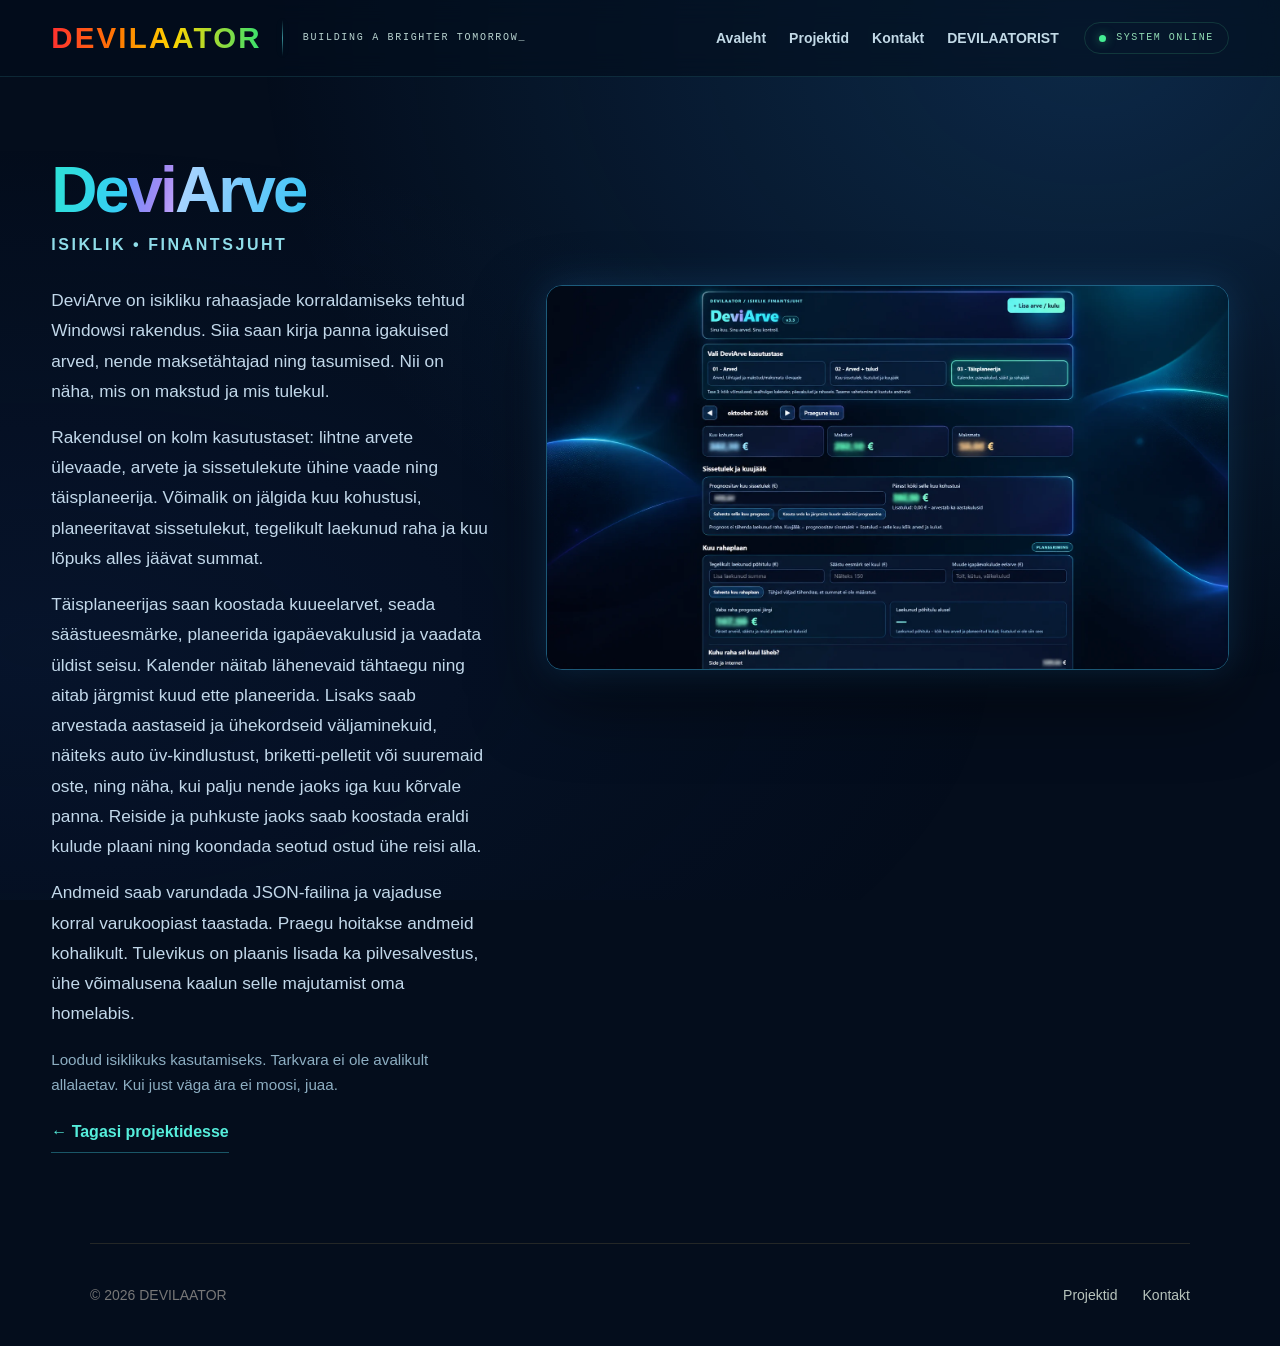
<file: deviarve.html>
<!doctype html>
<html lang="et">
<head>
<meta charset="utf-8"><meta name="viewport" content="width=device-width,initial-scale=1">
<title>DeviArve | DEVILAATOR</title>
<meta name="description" content="DeviArve on isiklik finantsjuht, millega hoida silm peal igapäevastel arvetel ja rahakasutusel. Näed ühest kohast, millised arved on makstud, mis ootab tasumist ja kui suur on kuu kohustuste summa.">
<link rel="icon" href="favicon.svg" type="image/svg+xml">
<link rel="stylesheet" href="css/style.css?v=20261012-devi-visual-20261012">
<link rel="stylesheet" href="css/devi-projects.css?v=20261012-devi-visual-20261012">
</head>
<body class="devi-product devi-deviarve">
<header class="site-header devi-site-header">
<div class="header-inner">
<div class="brand-group"><a href="index.html" class="logo brand-logo"><span class="devilaator-text-logo">DEVILAATOR</span><img class="devilaator-mobile-logo" src="img/devilaator-logo-mobile.webp" alt="DEVILAATOR"></a><span class="brand-divider" aria-hidden="true"></span><span class="brand-meta" aria-hidden="true"><span>BUILDING A BRIGHTER TOMORROW_</span></span></div>
<div class="header-actions">
<button class="menu-toggle" type="button" aria-controls="primary-nav" aria-expanded="false" aria-label="Ava või sulge menüü"><span aria-hidden="true">☰</span> Menüü</button>
<nav id="primary-nav" class="main-nav" aria-label="Põhinavigatsioon">
<a href="index.html">Avaleht</a><a href="index.html#projektid">Projektid</a><a href="index.html#contact">Kontakt</a><a href="index.html#devilaatorist">DEVILAATORIST</a>
</nav><span class="system-status status-pill" aria-hidden="true"><span class="system-dot"></span>SYSTEM ONLINE</span></div></div>
</header>
<main class="devi-page">
<section class="devi-hero">
<div class="devi-copy">
<h1><span class="devi-title-first"><span class="devi-arve-de">De</span><span class="devi-arve-vi">vi</span></span><span class="devi-title-last">Arve</span></h1>
<p class="devi-subtitle">ISIKLIK • FINANTSJUHT</p>
<p class="devi-intro">DeviArve on isikliku rahaasjade korraldamiseks tehtud Windowsi rakendus. Siia saan kirja panna igakuised arved, nende maksetähtajad ning tasumised. Nii on näha, mis on makstud ja mis tulekul.</p>
<p class="devi-intro">Rakendusel on kolm kasutustaset: lihtne arvete ülevaade, arvete ja sissetulekute ühine vaade ning täisplaneerija. Võimalik on jälgida kuu kohustusi, planeeritavat sissetulekut, tegelikult laekunud raha ja kuu lõpuks alles jäävat summat.</p>
<p class="devi-intro">Täisplaneerijas saan koostada kuueelarvet, seada säästueesmärke, planeerida igapäevakulusid ja vaadata üldist seisu. Kalender näitab lähenevaid tähtaegu ning aitab järgmist kuud ette planeerida. Lisaks saab arvestada aastaseid ja ühekordseid väljaminekuid, näiteks auto üv-kindlustust, briketti-pelletit või suuremaid oste, ning näha, kui palju nende jaoks iga kuu kõrvale panna. Reiside ja puhkuste jaoks saab koostada eraldi kulude plaani ning koondada seotud ostud ühe reisi alla.</p>
<p class="devi-intro">Andmeid saab varundada JSON-failina ja vajaduse korral varukoopiast taastada. Praegu hoitakse andmeid kohalikult. Tulevikus on plaanis lisada ka pilvesalvestus, ühe võimalusena kaalun selle majutamist oma homelabis.</p>
<p class="devi-private">Loodud isiklikuks kasutamiseks. Tarkvara ei ole avalikult allalaetav. Kui just väga ära ei moosi, juaa. </p>
<a class="project-link devi-back" href="index.html#projektid">← Tagasi projektidesse</a>
</div>
<div class="devi-visual"><img src="img/deviarve-ekraan.webp" alt="DeviArve tarkvara ekraanipilt" loading="eager"></div>
</section>

</main>
<footer><span>© 2026 DEVILAATOR</span><nav aria-label="Jaluse lingid"><a href="index.html#projektid">Projektid</a><a href="index.html#contact">Kontakt</a></nav></footer>
<script src="js/main.js" defer></script>
<script src="js/devi-align-visual.js" defer></script>
</body></html>
</file>
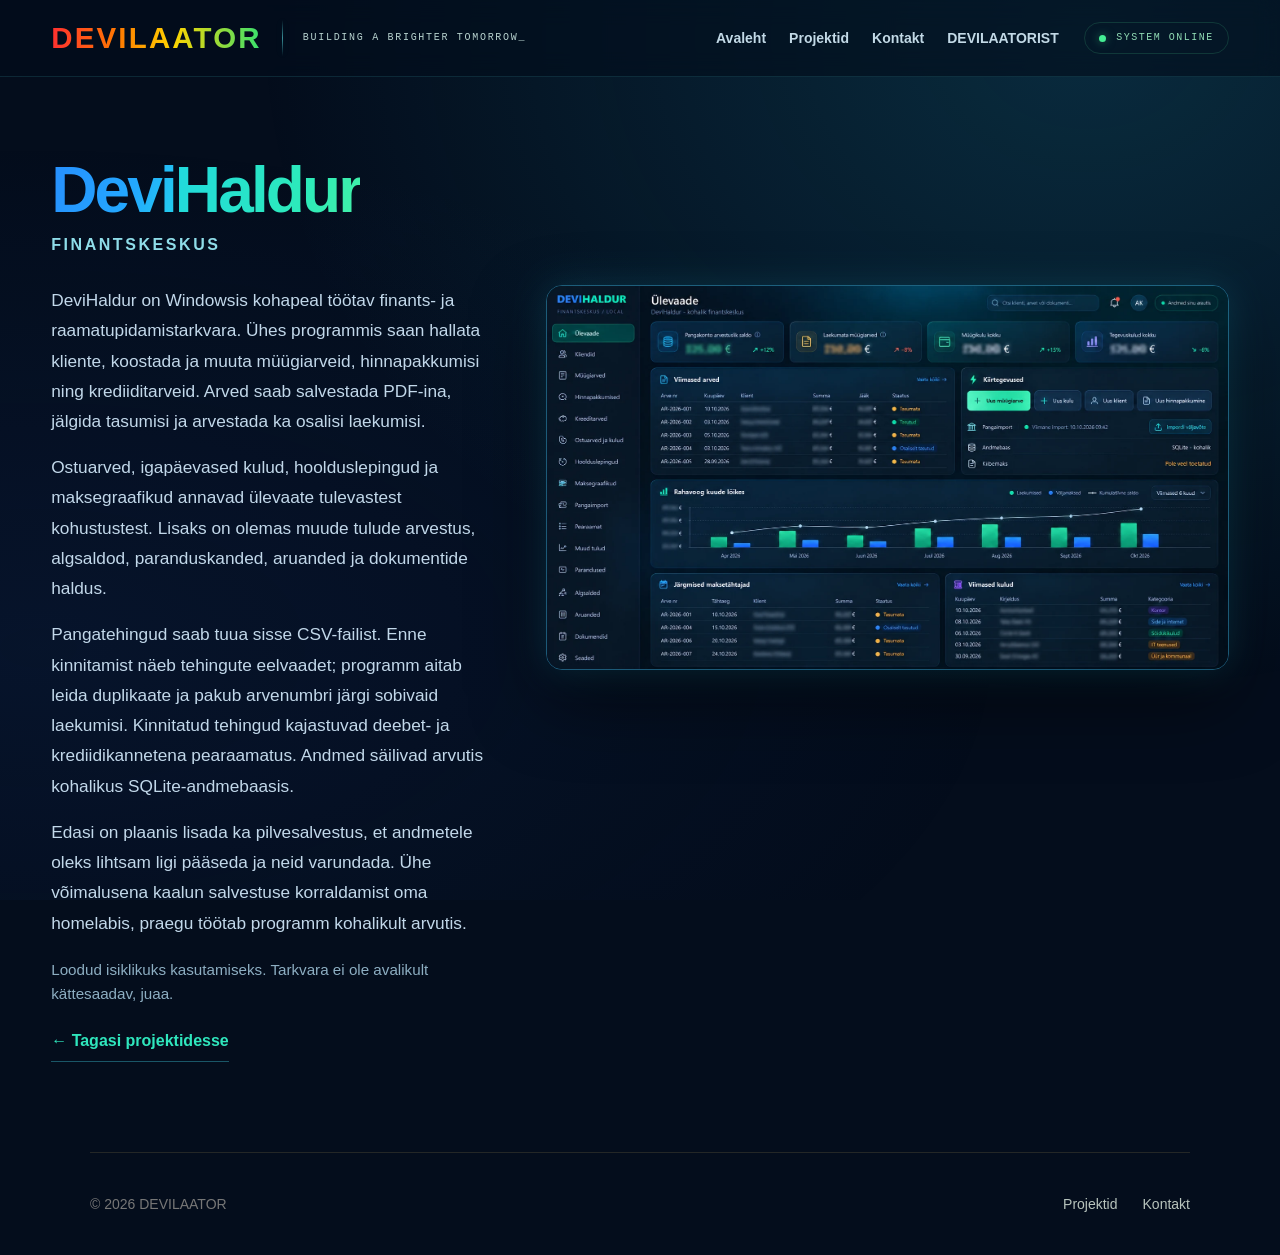
<file: devihaldur.html>
<!doctype html>
<html lang="et">
<head>
<meta charset="utf-8"><meta name="viewport" content="width=device-width,initial-scale=1">
<title>DeviHaldur | DEVILAATOR</title>
<meta name="description" content="DeviHaldur on kohalik raamatupidamise ja arvete haldamise tarkvara. Müügiarved, laekumised, ostukulud ja maksetähtajad on ühes kohas, nii et igapäevane rahaasjade jälgimine on lihtsam.">
<link rel="icon" href="favicon.svg" type="image/svg+xml">
<link rel="stylesheet" href="css/style.css?v=20261012-devi-visual-20261012">
<link rel="stylesheet" href="css/devi-projects.css?v=20261012-devi-visual-20261012">
</head>
<body class="devi-product devi-devihaldur">
<header class="site-header devi-site-header">
<div class="header-inner">
<div class="brand-group"><a href="index.html" class="logo brand-logo"><span class="devilaator-text-logo">DEVILAATOR</span><img class="devilaator-mobile-logo" src="img/devilaator-logo-mobile.webp" alt="DEVILAATOR"></a><span class="brand-divider" aria-hidden="true"></span><span class="brand-meta" aria-hidden="true"><span>BUILDING A BRIGHTER TOMORROW_</span></span></div>
<div class="header-actions">
<button class="menu-toggle" type="button" aria-controls="primary-nav" aria-expanded="false" aria-label="Ava või sulge menüü"><span aria-hidden="true">☰</span> Menüü</button>
<nav id="primary-nav" class="main-nav" aria-label="Põhinavigatsioon">
<a href="index.html">Avaleht</a><a href="index.html#projektid">Projektid</a><a href="index.html#contact">Kontakt</a><a href="index.html#devilaatorist">DEVILAATORIST</a>
</nav><span class="system-status status-pill" aria-hidden="true"><span class="system-dot"></span>SYSTEM ONLINE</span></div></div>
</header>
<main class="devi-page">
<section class="devi-hero">
<div class="devi-copy">
<h1><span class="devi-title-first">Devi</span><span class="devi-title-last">Haldur</span></h1>
<p class="devi-subtitle">FINANTSKESKUS</p>
<p class="devi-intro">DeviHaldur on Windowsis kohapeal töötav finants- ja raamatupidamistarkvara. Ühes programmis saan hallata kliente, koostada ja muuta müügiarveid, hinnapakkumisi ning krediiditarveid. Arved saab salvestada PDF-ina, jälgida tasumisi ja arvestada ka osalisi laekumisi.</p>
<p class="devi-intro">Ostuarved, igapäevased kulud, hoolduslepingud ja maksegraafikud annavad ülevaate tulevastest kohustustest. Lisaks on olemas muude tulude arvestus, algsaldod, paranduskanded, aruanded ja dokumentide haldus.</p>
<p class="devi-intro">Pangatehingud saab tuua sisse CSV-failist. Enne kinnitamist näeb tehingute eelvaadet; programm aitab leida duplikaate ja pakub arvenumbri järgi sobivaid laekumisi. Kinnitatud tehingud kajastuvad deebet- ja krediidikannetena pearaamatus. Andmed säilivad arvutis kohalikus SQLite-andmebaasis.</p>
<p class="devi-intro">Edasi on plaanis lisada ka pilvesalvestus, et andmetele oleks lihtsam ligi pääseda ja neid varundada. Ühe võimalusena kaalun salvestuse korraldamist oma homelabis, praegu töötab programm kohalikult arvutis.</p>
<p class="devi-private">Loodud isiklikuks kasutamiseks. Tarkvara ei ole avalikult kättesaadav, juaa.</p>
<a class="project-link devi-back" href="index.html#projektid">← Tagasi projektidesse</a>
</div>
<div class="devi-visual"><img src="img/devihaldur-ekraan.webp" alt="DeviHaldur tarkvara ekraanipilt" loading="eager"></div>
</section>

</main>
<footer><span>© 2026 DEVILAATOR</span><nav aria-label="Jaluse lingid"><a href="index.html#projektid">Projektid</a><a href="index.html#contact">Kontakt</a></nav></footer>
<script src="js/main.js" defer></script>
<script src="js/devi-align-visual.js" defer></script>
</body></html>
</file>
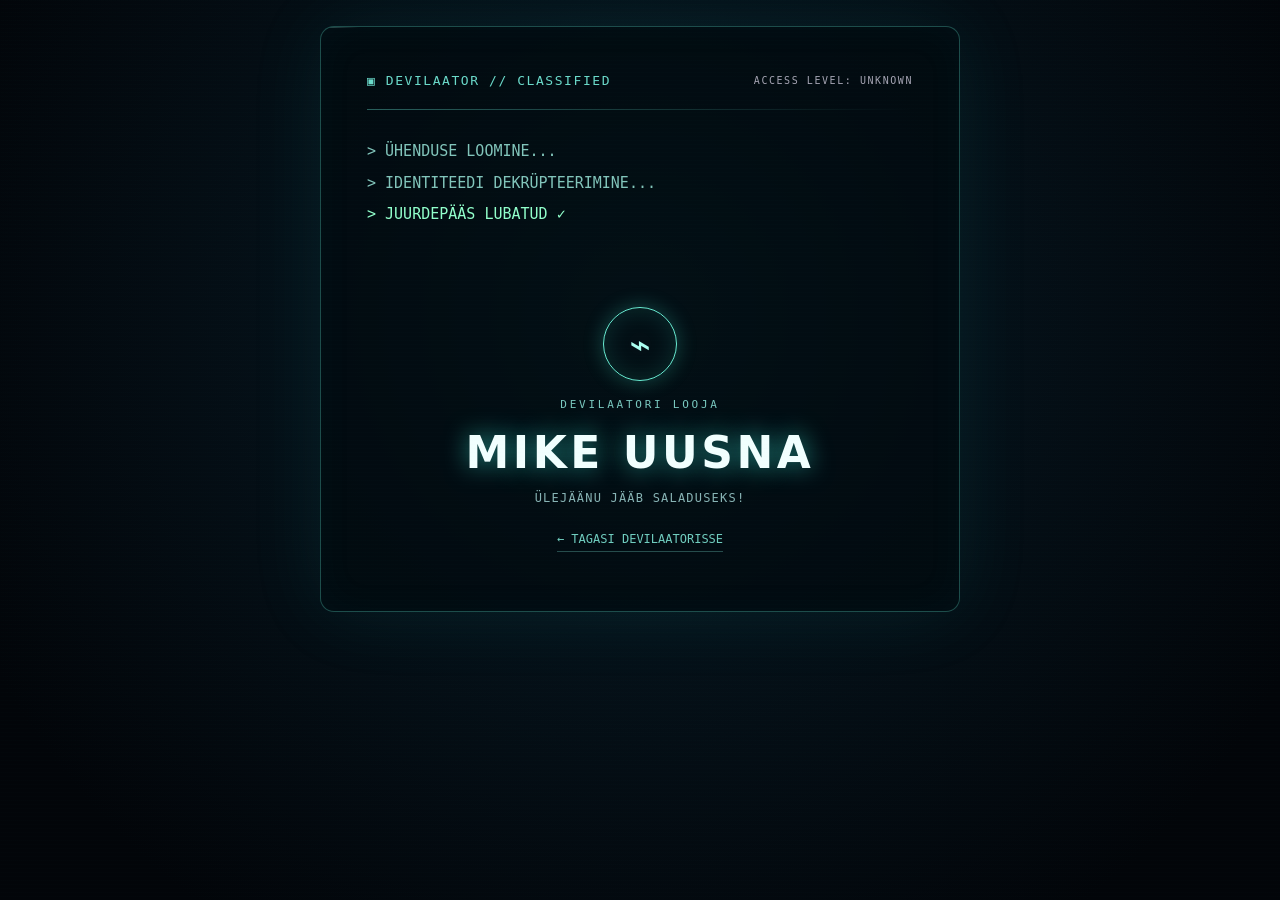
<file: identiteet.html>
<!doctype html>
<html lang="et">
<head>
  <meta charset="utf-8">
  <meta name="viewport" content="width=device-width, initial-scale=1">
  <meta name="theme-color" content="#030a0e">

  <title>Mike Uusna | DEVILAATORi looja</title>

  <meta name="description"
        content="Mike Uusna on DEVILAATORi looja. Rakendused, tarkvara, veebilehed ja digitaalsed eksperimendid.">

  <meta name="robots" content="index, follow">

  <link rel="canonical" href="https://devilaator.ee/identiteet.html">

  <script type="application/ld+json">
  {
    "@context": "https://schema.org",
    "@type": "ProfilePage",
    "mainEntity": {
      "@type": "Person",
      "@id": "https://devilaator.ee/#creator",
      "name": "Mike Uusna",
      "description": "DEVILAATORi looja",
      "url": "https://devilaator.ee/identiteet.html"
    }
  }
  </script>

  <style>
    *,*::before,*::after{box-sizing:border-box}
    html,body{min-height:100%;margin:0}
    body{background:radial-gradient(circle at 50% 35%,#0b2830 0%,#051119 37%,#020509 85%);color:#d8f5f1;font-family:ui-monospace,SFMono-Regular,Consolas,monospace;display:grid;place-items:center;padding:26px;overflow-x:hidden}
    body::before{content:"";position:fixed;inset:0;pointer-events:none;background:repeating-linear-gradient(0deg,transparent 0px,transparent 3px,rgba(103,239,213,.025) 4px);z-index:3}
    .panel{width:min(640px,100%);padding:clamp(22px,5vw,46px);position:relative;border:1px solid rgba(100,248,224,.28);border-radius:14px;background:rgba(2,11,16,.8);box-shadow:0 0 80px rgba(38,220,208,.08),inset 0 0 40px rgba(49,169,178,.04);overflow:hidden}
    .panel::before{content:"";position:absolute;left:-30%;top:0;width:36%;height:1px;background:linear-gradient(90deg,transparent,#a7fff0,transparent);animation:scan 4s linear infinite}
    .top{display:flex;justify-content:space-between;gap:12px;align-items:center;flex-wrap:wrap;color:#6bdaca;font-size:clamp(10px,2.4vw,13px);letter-spacing:.12em}
    .top span:last-child{color:#a6a5b4;font-size:10px}
    .rule{height:1px;background:linear-gradient(90deg,#63dfce66,transparent);margin:21px 0 26px}
    .log{font-size:clamp(12px,2.6vw,15px);line-height:2.1;min-height:145px;color:#82c5bb}
    .line{opacity:0;transform:translateY(7px);animation:showline .4s ease forwards}
    .line:nth-child(1){animation-delay:.35s}.line:nth-child(2){animation-delay:1.12s}.line:nth-child(3){animation-delay:2.05s}
    .ok{color:#91ffcb}
    .identity{text-align:center;padding:26px 0 13px;opacity:0;transform:translateY(15px);animation:reveal .85s 2.7s ease forwards}
    .symbol{margin:auto auto 17px;width:74px;height:74px;border:1px solid #69eed4;border-radius:50%;display:grid;place-items:center;box-shadow:0 0 20px #42e8d044,inset 0 0 24px #42e8d022;color:#abfff0;font-size:36px;animation:pulse 2.7s ease-in-out infinite}
    .label{font-size:11px;letter-spacing:.25em;color:#79c8bf}
    .name{font-family:system-ui,sans-serif;font-weight:850;font-size:clamp(25px,6vw,44px);letter-spacing:.08em;color:#f1fffe;text-shadow:0 0 24px #3ae8d799;margin:16px 0 13px;overflow-wrap:anywhere}
    .note{font-size:12px;color:#88b4b5;letter-spacing:.1em}
    .back{display:inline-flex;margin-top:27px;color:#70cdbf;font-size:12px;text-decoration:none;border-bottom:1px solid #70cdbf55;padding-bottom:5px}
    .back:hover,.back:focus-visible{color:#c1fff1;border-color:currentColor}
    @keyframes scan{to{left:130%}}
    @keyframes showline{to{opacity:1;transform:none}}
    @keyframes reveal{to{opacity:1;transform:none}}
    @keyframes pulse{50%{box-shadow:0 0 36px #42e8d066,inset 0 0 32px #42e8d044}}
    @media(prefers-reduced-motion:reduce){*,*::before,*::after{animation:none!important}.line,.identity{opacity:1;transform:none}}
  </style>
</head>
<body>
  <main class="panel" aria-label="Devilaatori salajane identiteedifail">
    <div class="top"><span>▣ DEVILAATOR // CLASSIFIED</span><span>ACCESS LEVEL: UNKNOWN</span></div>
    <div class="rule"></div>
    <div class="log" aria-label="Ühenduse loomine ja identiteedi tuvastamine">
      <div class="line">&gt; ÜHENDUSE LOOMINE...</div>
      <div class="line">&gt; IDENTITEEDI DEKRÜPTEERIMINE...</div>
      <div class="line ok">&gt; JUURDEPÄÄS LUBATUD ✓</div>
    </div>
    <div class="identity">
      <div class="symbol" aria-hidden="true">⌁</div>
      <div class="label">DEVILAATORI LOOJA</div>
      <div class="name">MIKE UUSNA</div>
      <div class="note">ÜLEJÄÄNU JÄÄB SALADUSEKS!</div>
      <a class="back" href="/#devilaatorist">← TAGASI DEVILAATORISSE</a>
    </div>
  </main>
</body>
</html>
</file>
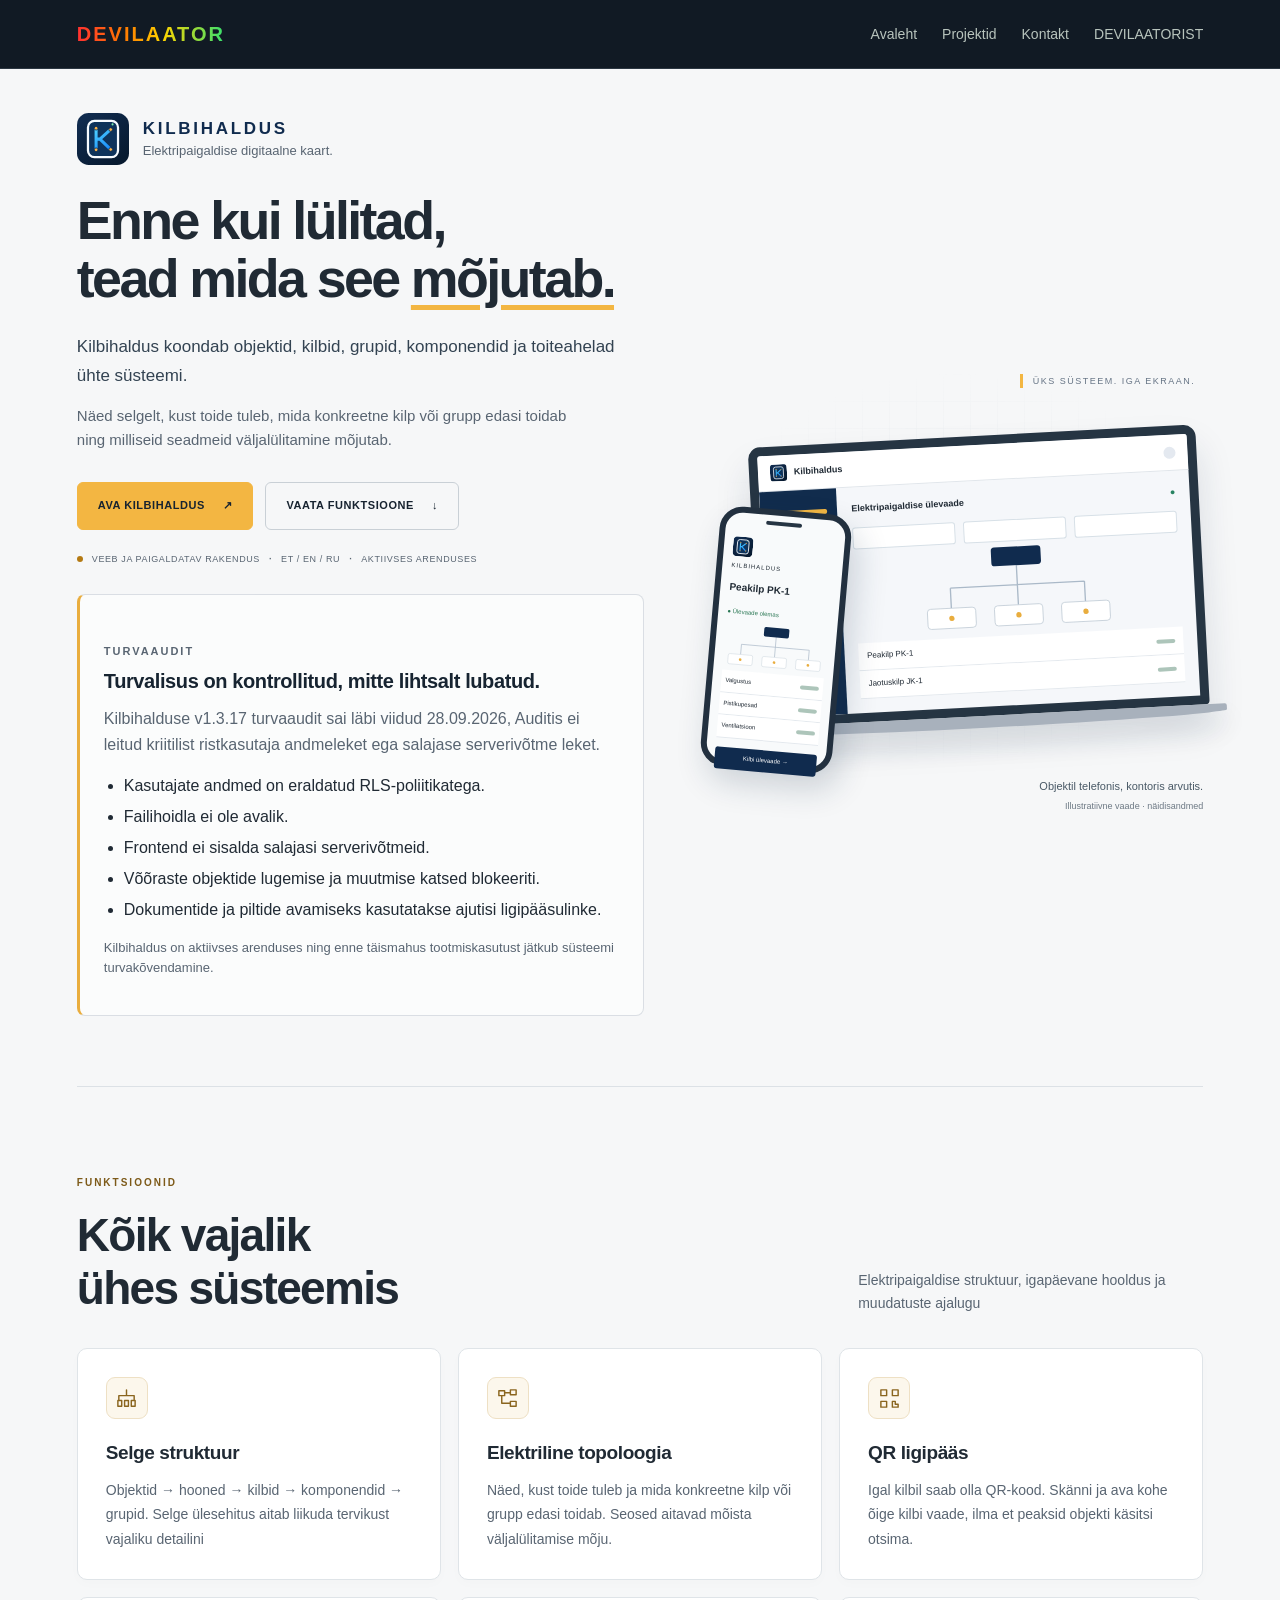
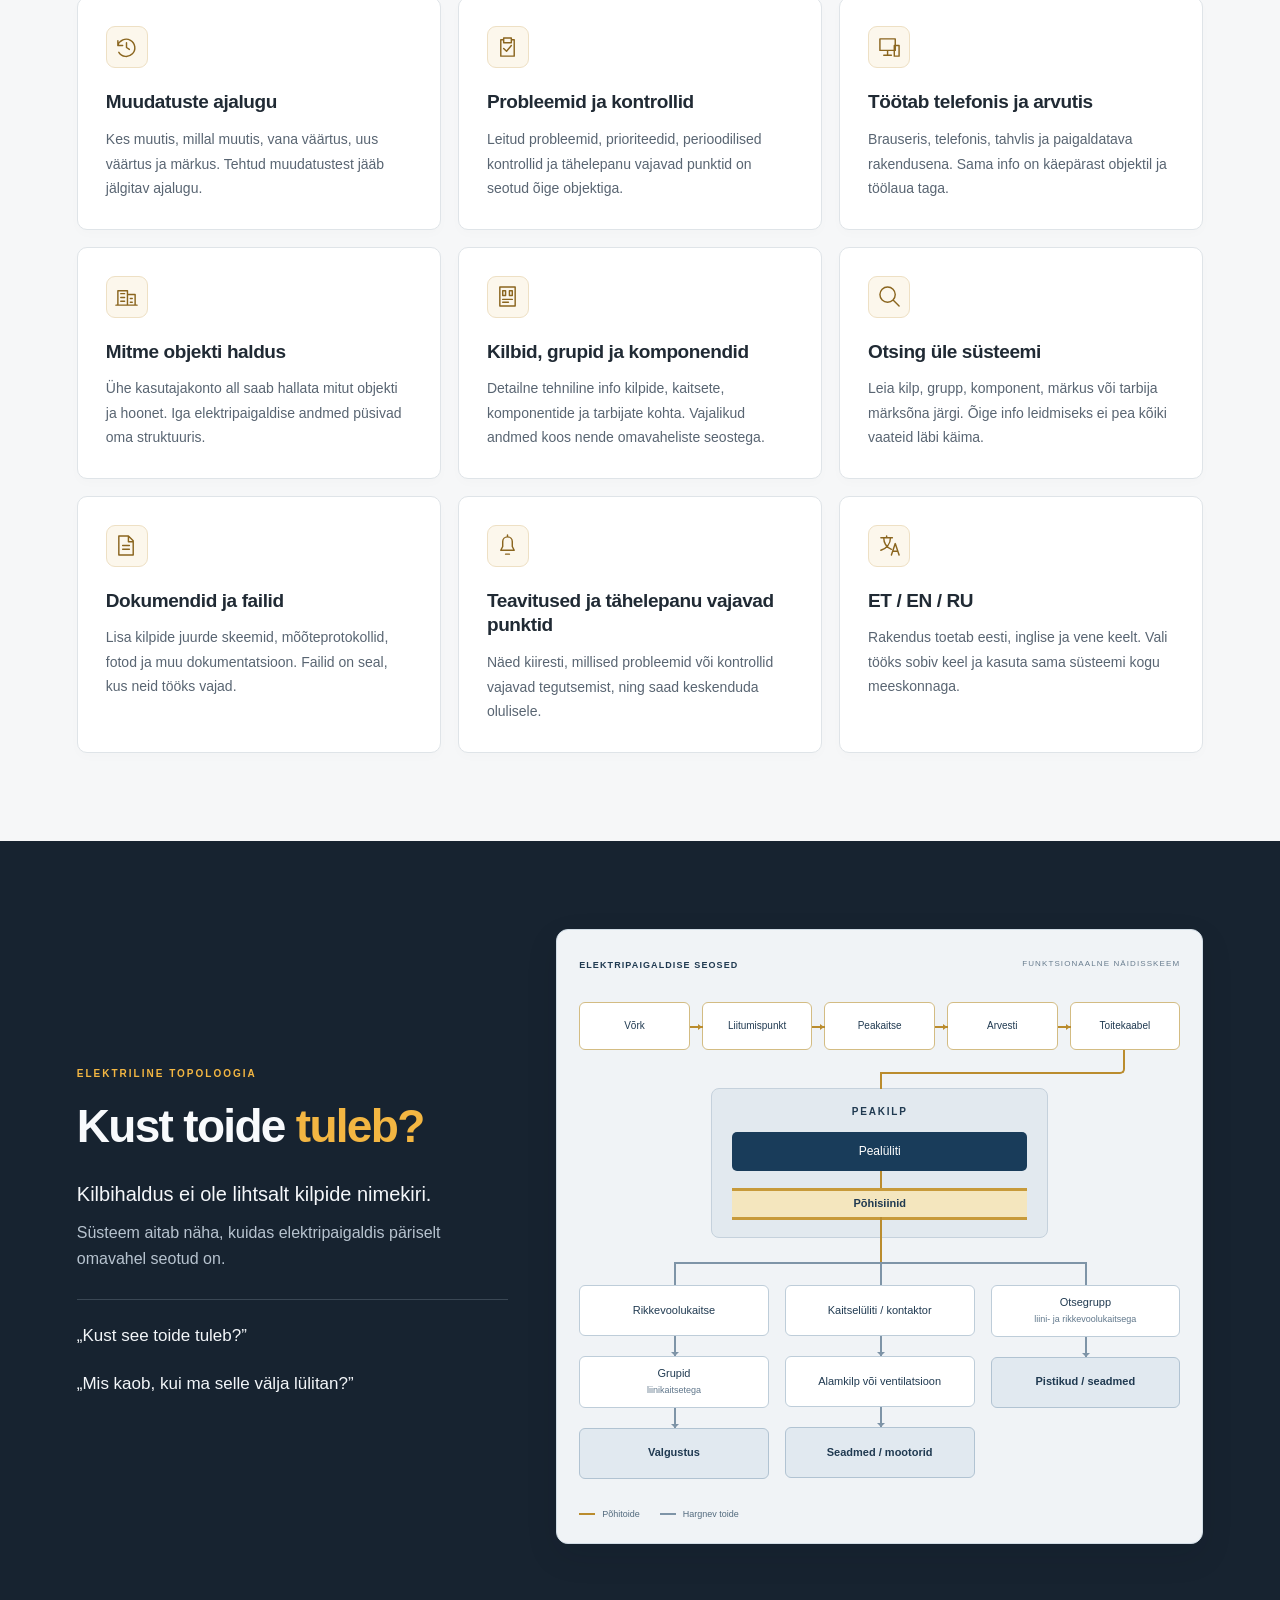
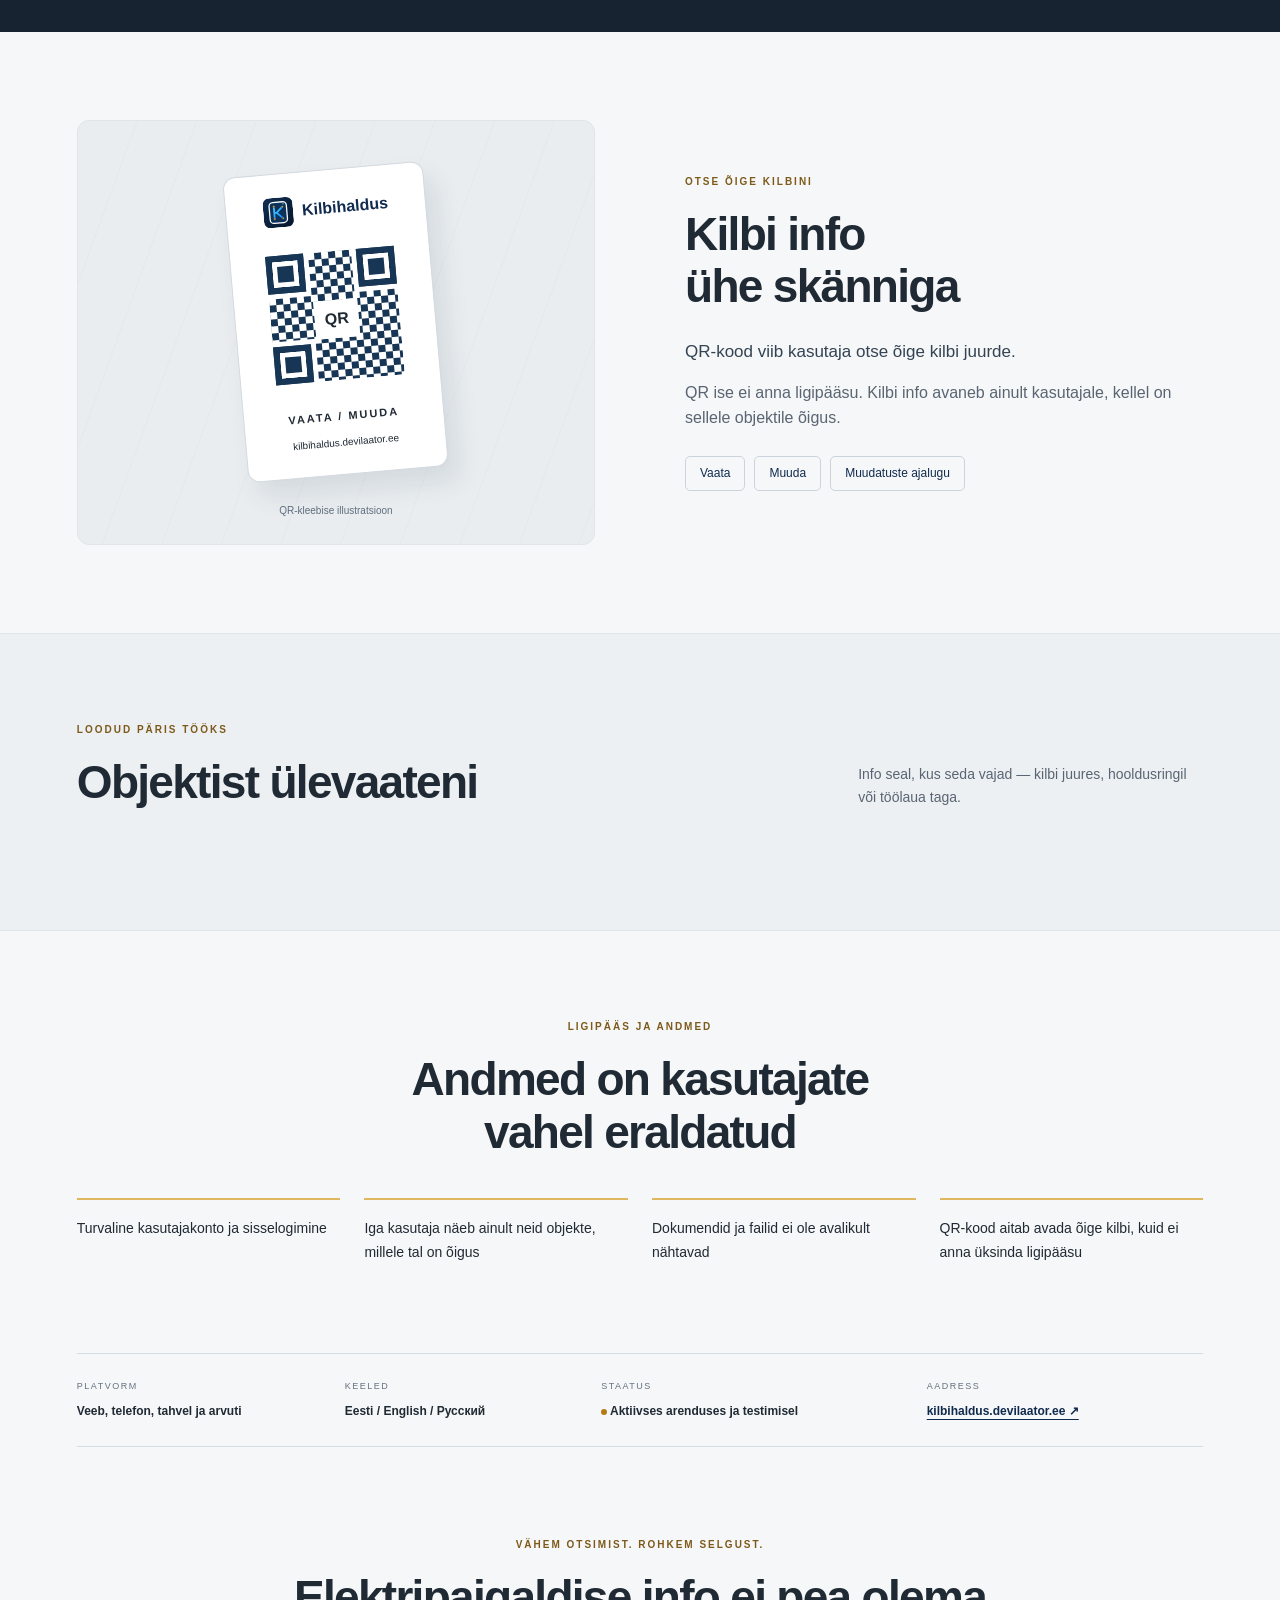
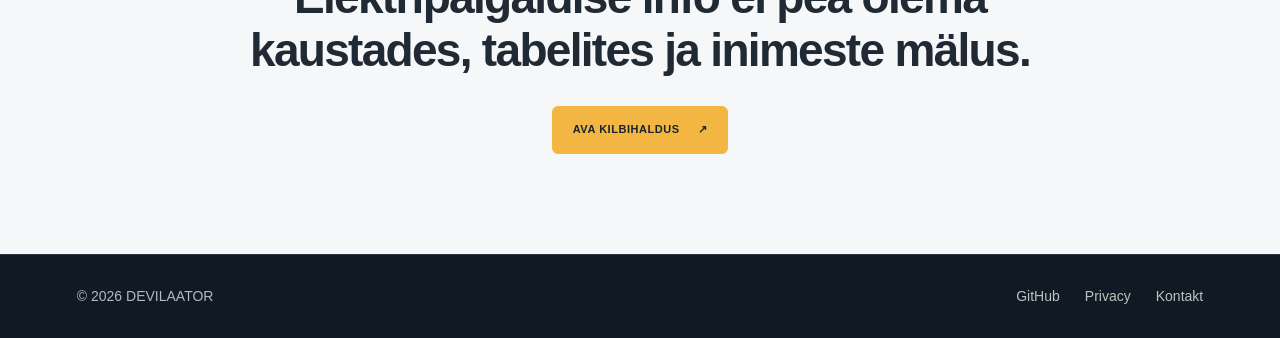
<file: kilbihaldus.html>
<!DOCTYPE html>

<html lang="et">

  <head>

    <meta charset="UTF-8">

    <meta name="viewport" content="width=device-width, initial-scale=1.0">

    <title>Kilbihaldus | DEVILAATOR</title>

    <meta
      name="description"
      content="Kilbihaldus on elektripaigaldiste digitaalne haldussüsteem kilpide, gruppide, komponentide, toidete, QR-koodide ja muudatuste ajaloo haldamiseks mõeldud tarkvara."
    >

    <meta name="theme-color" content="#102b4e">

    <link rel="canonical" href="https://devilaator.ee/kilbihaldus.html">
    <link rel="icon" type="image/svg+xml" href="/favicon.svg">

    <meta property="og:type" content="website">
    <meta property="og:site_name" content="DEVILAATOR">
    <meta property="og:locale" content="et_EE">
    <meta property="og:title" content="Kilbihaldus | DEVILAATOR">
    <meta
      property="og:description"
      content="Elektripaigaldise digitaalne kaart. Enne kui lülitad, tead mida see mõjutab."
    >
    <meta property="og:url" content="https://devilaator.ee/kilbihaldus.html">

    <link rel="stylesheet" href="css/style.css">
    <link rel="stylesheet" href="css/kilbihaldus.css">

  </head>

  <body class="kh-site">

    <a class="kh-skip" href="#sisu">Liigu põhisisu juurde</a>

    <!-- Kilbihalduse rakenduse ikoon. -->
    <svg
      class="kh-defs"
      xmlns="http://www.w3.org/2000/svg"
      aria-hidden="true"
    >
      <defs>

        <linearGradient
          id="kh-logo-bg"
          x1="80"
          y1="48"
          x2="432"
          y2="464"
          gradientUnits="userSpaceOnUse"
        >
          <stop stop-color="#102B4E"/>
          <stop offset="1" stop-color="#071A30"/>
        </linearGradient>

        <linearGradient
          id="kh-logo-trace"
          x1="186"
          y1="150"
          x2="334"
          y2="354"
          gradientUnits="userSpaceOnUse"
        >
          <stop stop-color="#4FD1FF"/>
          <stop offset="1" stop-color="#1687F8"/>
        </linearGradient>

        <symbol id="kh-logo" viewBox="0 0 512 512">
          <rect
            width="512"
            height="512"
            rx="116"
            fill="url(#kh-logo-bg)"
          />

          <rect
            x="108"
            y="78"
            width="296"
            height="356"
            rx="64"
            fill="#0E335B"
            stroke="#F7FBFF"
            stroke-width="22"
          />

          <path
            d="M188 150v212M191 257h35l103-93M226 257l105 101"
            fill="none"
            stroke="url(#kh-logo-trace)"
            stroke-width="30"
            stroke-linecap="round"
            stroke-linejoin="round"
          />

          <g
            fill="#FFB547"
            stroke="#102B4E"
            stroke-width="8"
          >
            <circle cx="188" cy="150" r="18"/>
            <circle cx="188" cy="362" r="18"/>
            <circle cx="332" cy="163" r="18"/>
            <circle cx="332" cy="359" r="18"/>
          </g>

          <circle
            cx="350"
            cy="112"
            r="10"
            fill="#7CF2AE"
          />
        </symbol>

        <symbol id="kh-mini-map" viewBox="0 0 300 140">
          <g
            fill="none"
            stroke="#aab9c8"
            stroke-width="2"
          >
            <path d="M150 35v30M50 65h200M50 65v30M150 65v30M250 65v30"/>
          </g>

          <rect
            x="113"
            y="8"
            width="74"
            height="28"
            rx="5"
            fill="#102b4e"
          />

          <g fill="#fff" stroke="#b5c2ce">
            <rect x="14" y="95" width="72" height="30" rx="5"/>
            <rect x="114" y="95" width="72" height="30" rx="5"/>
            <rect x="214" y="95" width="72" height="30" rx="5"/>
          </g>

          <g fill="#e9ad3e">
            <circle cx="50" cy="110" r="4"/>
            <circle cx="150" cy="110" r="4"/>
            <circle cx="250" cy="110" r="4"/>
          </g>
        </symbol>

        <pattern
          id="kh-cabinet-modules"
          width="28"
          height="40"
          patternUnits="userSpaceOnUse"
        >
          <rect
            x="2"
            y="2"
            width="24"
            height="34"
            rx="2"
            fill="#e9eff3"
            stroke="#9babb8"
          />
          <path d="M7 8h14M7 28h14" stroke="#9babb8"/>
          <rect
            x="8"
            y="13"
            width="12"
            height="9"
            rx="1"
            fill="#284862"
          />
        </pattern>

        <pattern
          id="kh-qr-pattern"
          width="16"
          height="16"
          patternUnits="userSpaceOnUse"
        >
          <path
            d="M0 0h6v6H0zM8 0h8v4h-8zM4 8h8v8H4zM14 10h2v6h-2z"
            fill="#183b59"
          />
        </pattern>

        <symbol id="kh-illustration-qr" viewBox="0 0 100 100">
          <rect width="100" height="100" fill="white"/>
          <rect
            x="5"
            y="5"
            width="90"
            height="90"
            fill="url(#kh-qr-pattern)"
          />

          <g
            fill="#183b59"
            stroke="white"
            stroke-width="4"
          >
            <path d="M4 4h29v29H4zM67 4h29v29H67zM4 67h29v29H4z"/>
          </g>

          <g fill="white">
            <path d="M11 11h15v15H11zM74 11h15v15H74zM11 74h15v15H11z"/>
          </g>

          <g fill="#183b59">
            <path d="M15 15h7v7h-7zM78 15h7v7h-7zM15 78h7v7h-7z"/>
          </g>
        </symbol>

      </defs>
    </svg>

    <header class="site-header">

      <a href="index.html" class="logo brand-logo">
        DEVILAATOR
      </a>

      <button
        class="menu-toggle"
        type="button"
        aria-controls="primary-nav"
        aria-expanded="false"
        aria-label="Ava või sulge menüü"
      >
        <span aria-hidden="true">☰</span>
        Menüü
      </button>

      <nav
        id="primary-nav"
        class="main-nav"
        aria-label="Põhinavigatsioon"
      >
        <a href="index.html">Avaleht</a>
        <a href="index.html#projektid">Projektid</a>
        <a href="index.html#contact">Kontakt</a>
        <a href="index.html#devilaatorist">DEVILAATORIST</a>
      </nav>

    </header>

    <main class="kh-page" id="sisu">

      <section
        class="kh-hero kh-wrap"
        aria-labelledby="kh-title"
      >

        <div>

          

          <div class="kh-brand">

            <svg
              class="kh-brand-icon"
              aria-hidden="true"
            >
              <use href="#kh-logo"/>
            </svg>

            <div>
              <h1 id="kh-title">KILBIHALDUS</h1>
              <p>Elektripaigaldise digitaalne kaart.</p>
            </div>

          </div>

          <h2 class="kh-slogan">
            Enne kui lülitad,<br>
            tead mida see <span>mõjutab.</span>
          </h2>

          <p class="kh-intro">
            Kilbihaldus koondab objektid, kilbid, grupid,
            komponendid ja toiteahelad ühte süsteemi.
          </p>

          <p class="kh-description">
            Näed selgelt, kust toide tuleb, mida konkreetne kilp
            või grupp edasi toidab ning milliseid seadmeid
            väljalülitamine mõjutab.
          </p>

          <div class="kh-actions">
            <a
              class="kh-button"
              href="https://kilbihaldus.devilaator.ee"
            >
              AVA KILBIHALDUS
              <span aria-hidden="true">↗</span>
            </a>

            <a
              class="kh-button kh-button-secondary"
              href="#funktsioonid"
            >
              VAATA FUNKTSIOONE
              <span aria-hidden="true">↓</span>
            </a>
          </div>

          <p class="kh-hero-note">
            <span></span>
            VEEB JA PAIGALDATAV RAKENDUS
            <b>·</b>
            ET / EN / RU
            <b>·</b>
            AKTIIVSES ARENDUSES
          </p>

          <section
          class="kh-security-audit"
          aria-labelledby="kh-security-audit-title"
        >
        <br>
          <p class="kh-kicker">TURVAAUDIT</p>
        
          <h3 id="kh-security-audit-title">
            Turvalisus on kontrollitud, mitte lihtsalt lubatud.
          </h3>
        
          <p>
            Kilbihalduse v1.3.17 turvaaudit sai läbi viidud 28.09.2026,
            Auditis ei leitud kriitilist ristkasutaja andmeleket ega
            salajase serverivõtme leket.
          </p>
        
          <ul>
            <li>Kasutajate andmed on eraldatud RLS-poliitikatega.</li>
            <li>Failihoidla ei ole avalik.</li>
            <li>Frontend ei sisalda salajasi serverivõtmeid.</li>
            <li>Võõraste objektide lugemise ja muutmise katsed blokeeriti.</li>
            <li>
              Dokumentide ja piltide avamiseks kasutatakse
              ajutisi ligipääsulinke.
            </li>
          </ul>
        
          <p class="kh-security-note">
            Kilbihaldus on aktiivses arenduses ning enne täismahus
            tootmiskasutust jätkub süsteemi turvakõvendamine.
          </p>
        </section>

        </div>

        <figure class="kh-devices">

          <div
            class="kh-device-grid"
            aria-hidden="true"
          ></div>

          <div
            class="kh-device-tag"
            aria-hidden="true"
          >
            ÜKS SÜSTEEM. IGA EKRAAN.
          </div>

          <div
            class="kh-laptop"
            aria-hidden="true"
          >

            <div class="kh-desktop-screen">

              <div class="kh-ui-bar">
                <svg>
                  <use href="#kh-logo"/>
                </svg>

                <strong>Kilbihaldus</strong>
                <i></i>
              </div>

              <div class="kh-ui-body">

                <div class="kh-ui-sidebar">
                  <b></b>
                  <b></b>
                  <b></b>
                  <b></b>
                </div>

                <div class="kh-ui-main">

                  <div class="kh-ui-title">
                    Elektripaigaldise ülevaade
                    <span>●</span>
                  </div>

                  <div class="kh-ui-stats">
                    <i></i>
                    <i></i>
                    <i></i>
                  </div>

                  <svg class="kh-map">
                    <use href="#kh-mini-map"/>
                  </svg>

                  <div class="kh-ui-row">
                    <span>Peakilp PK-1</span>
                    <i></i>
                  </div>

                  <div class="kh-ui-row">
                    <span>Jaotuskilp JK-1</span>
                    <i></i>
                  </div>

                </div>

              </div>

            </div>

            <div class="kh-laptop-base"></div>

          </div>

          <div
            class="kh-phone"
            aria-hidden="true"
          >

            <div class="kh-phone-speaker"></div>

            <svg class="kh-phone-logo">
              <use href="#kh-logo"/>
            </svg>

            <small>KILBIHALDUS</small>
            <strong>Peakilp PK-1</strong>

            <span class="kh-ok">
              ● Ülevaade olemas
            </span>

            <svg class="kh-map">
              <use href="#kh-mini-map"/>
            </svg>

            <div class="kh-ui-row">
              Valgustus <i></i>
            </div>

            <div class="kh-ui-row">
              Pistikupesad <i></i>
            </div>

            <div class="kh-ui-row">
              Ventilatsioon <i></i>
            </div>

            <div class="kh-phone-button">
              Kilbi ülevaade →
            </div>

          </div>

          <figcaption>
            Objektil telefonis, kontoris arvutis.
            <span>
              Illustratiivne vaade · näidisandmed
            </span>
          </figcaption>

        </figure>

      </section>

      <section
        class="kh-features kh-wrap kh-section"
        id="funktsioonid"
        aria-labelledby="kh-features-title"
      >

        <div class="kh-section-heading">

          <div>
            <p class="kh-eyebrow">FUNKTSIOONID</p>

            <h2 id="kh-features-title">
              Kõik vajalik<br>
              ühes süsteemis
            </h2>
          </div>

          <p>
            Elektripaigaldise struktuur, igapäevane hooldus
            ja muudatuste ajalugu 
          </p>

        </div>

        <div class="kh-feature-grid">

          <article class="kh-feature">
            <span
              class="kh-feature-icon"
              aria-hidden="true"
            >
              <svg
                viewBox="0 0 24 24"
                fill="none"
                stroke="currentColor"
                stroke-width="1.5"
                stroke-linecap="round"
                stroke-linejoin="round"
              >
                <path d="M12 3v6M4 13V9h16v4M3 14h4v6H3zM10 14h4v6h-4zM17 14h4v6h-4z"/>
              </svg>
            </span>

            <h3>Selge struktuur</h3>

            <p>
              Objektid → hooned → kilbid → komponendid → grupid.
              Selge ülesehitus aitab liikuda tervikust vajaliku
              detailini
            </p>
          </article>

          <article class="kh-feature">
            <span
              class="kh-feature-icon"
              aria-hidden="true"
            >
              <svg
                viewBox="0 0 24 24"
                fill="none"
                stroke="currentColor"
                stroke-width="1.5"
                stroke-linecap="round"
                stroke-linejoin="round"
              >
                <path d="M3 4h6v5H3zM15 15h6v5h-6zM6 9v8h9M15 3h6v5h-6zM9 6h6"/>
              </svg>
            </span>

            <h3>Elektriline topoloogia</h3>

            <p>
              Näed, kust toide tuleb ja mida konkreetne kilp või
              grupp edasi toidab. Seosed aitavad mõista
              väljalülitamise mõju.
            </p>
          </article>

          <article class="kh-feature">
            <span
              class="kh-feature-icon"
              aria-hidden="true"
            >
              <svg
                viewBox="0 0 24 24"
                fill="none"
                stroke="currentColor"
                stroke-width="1.5"
                stroke-linecap="round"
                stroke-linejoin="round"
              >
                <path d="M3 3h6v6H3zM15 3h6v6h-6zM3 15h6v6H3zM15 15h3v3h3v3h-6z"/>
              </svg>
            </span>

            <h3>QR ligipääs</h3>

            <p>
              Igal kilbil saab olla QR-kood. Skänni ja ava kohe
              õige kilbi vaade, ilma et peaksid objekti käsitsi
              otsima.
            </p>
          </article>

          <article class="kh-feature">
            <span
              class="kh-feature-icon"
              aria-hidden="true"
            >
              <svg
                viewBox="0 0 24 24"
                fill="none"
                stroke="currentColor"
                stroke-width="1.5"
                stroke-linecap="round"
                stroke-linejoin="round"
              >
                <path d="M3 5v5h5M3 10a9 9 0 1 1 1 7M12 7v5l3 2"/>
              </svg>
            </span>

            <h3>Muudatuste ajalugu</h3>

            <p>
              Kes muutis, millal muutis, vana väärtus, uus väärtus
              ja märkus. Tehtud muudatustest jääb jälgitav ajalugu.
            </p>
          </article>

          <article class="kh-feature">
            <span
              class="kh-feature-icon"
              aria-hidden="true"
            >
              <svg
                viewBox="0 0 24 24"
                fill="none"
                stroke="currentColor"
                stroke-width="1.5"
                stroke-linecap="round"
                stroke-linejoin="round"
              >
                <path d="M8 4H5v17h14V4h-3M8 2h8v5H8zM8 13l3 3 5-6"/>
              </svg>
            </span>

            <h3>Probleemid ja kontrollid</h3>

            <p>
              Leitud probleemid, prioriteedid, perioodilised
              kontrollid ja tähelepanu vajavad punktid on seotud
              õige objektiga.
            </p>
          </article>

          <article class="kh-feature">
            <span
              class="kh-feature-icon"
              aria-hidden="true"
            >
              <svg
                viewBox="0 0 24 24"
                fill="none"
                stroke="currentColor"
                stroke-width="1.5"
                stroke-linecap="round"
                stroke-linejoin="round"
              >
                <path d="M2 3h16v12H2zM6 20h8M10 15v5M17 10h5v11h-5z"/>
              </svg>
            </span>

            <h3>Töötab telefonis ja arvutis</h3>

            <p>
              Brauseris, telefonis, tahvlis ja paigaldatava
              rakendusena. Sama info on käepärast objektil ja
              töölaua taga.
            </p>
          </article>

          <article class="kh-feature">
            <span
              class="kh-feature-icon"
              aria-hidden="true"
            >
              <svg
                viewBox="0 0 24 24"
                fill="none"
                stroke="currentColor"
                stroke-width="1.5"
                stroke-linecap="round"
                stroke-linejoin="round"
              >
                <path d="M3 21V6h10v15M13 10h8v11M1 21h22M6 9h4M6 13h4M6 17h4M16 14h2M16 18h2"/>
              </svg>
            </span>

            <h3>Mitme objekti haldus</h3>

            <p>
              Ühe kasutajakonto all saab hallata mitut objekti ja
              hoonet. Iga elektripaigaldise andmed püsivad oma
              struktuuris.
            </p>
          </article>

          <article class="kh-feature">
            <span
              class="kh-feature-icon"
              aria-hidden="true"
            >
              <svg
                viewBox="0 0 24 24"
                fill="none"
                stroke="currentColor"
                stroke-width="1.5"
                stroke-linecap="round"
                stroke-linejoin="round"
              >
                <path d="M4 2h16v20H4zM7 6h3v5H7zM14 6h3v5h-3zM7 15h10M7 18h6"/>
              </svg>
            </span>

            <h3>Kilbid, grupid ja komponendid</h3>

            <p>
              Detailne tehniline info kilpide, kaitsete,
              komponentide ja tarbijate kohta. Vajalikud andmed
              koos nende omavaheliste seostega.
            </p>
          </article>

          <article class="kh-feature">
            <span
              class="kh-feature-icon"
              aria-hidden="true"
            >
              <svg
                viewBox="0 0 24 24"
                fill="none"
                stroke="currentColor"
                stroke-width="1.5"
                stroke-linecap="round"
                stroke-linejoin="round"
              >
                <path d="M16 16l6 6M18 10a8 8 0 1 1-16 0 8 8 0 0 1 16 0"/>
              </svg>
            </span>

            <h3>Otsing üle süsteemi</h3>

            <p>
              Leia kilp, grupp, komponent, märkus või tarbija
              märksõna järgi. Õige info leidmiseks ei pea kõiki
              vaateid läbi käima.
            </p>
          </article>

          <article class="kh-feature">
            <span
              class="kh-feature-icon"
              aria-hidden="true"
            >
              <svg
                viewBox="0 0 24 24"
                fill="none"
                stroke="currentColor"
                stroke-width="1.5"
                stroke-linecap="round"
                stroke-linejoin="round"
              >
                <path d="M4 2h10l5 5v15H4zM14 2v6h5M8 12h7M8 16h7"/>
              </svg>
            </span>

            <h3>Dokumendid ja failid</h3>

            <p>
              Lisa kilpide juurde skeemid, mõõteprotokollid, fotod
              ja muu dokumentatsioon. Failid on seal, kus neid
              tööks vajad.
            </p>
          </article>

          <article class="kh-feature">
            <span
              class="kh-feature-icon"
              aria-hidden="true"
            >
              <svg
                viewBox="0 0 24 24"
                fill="none"
                stroke="currentColor"
                stroke-width="1.5"
                stroke-linecap="round"
                stroke-linejoin="round"
              >
                <path d="M5 17h14l-2-4V8a5 5 0 0 0-10 0v5zM10 21h4M12 1v2"/>
              </svg>
            </span>

            <h3>Teavitused ja tähelepanu vajavad punktid</h3>

            <p>
              Näed kiiresti, millised probleemid või kontrollid
              vajavad tegutsemist, ning saad keskenduda olulisele.
            </p>
          </article>

          <article class="kh-feature">
            <span
              class="kh-feature-icon"
              aria-hidden="true"
            >
              <svg
                viewBox="0 0 24 24"
                fill="none"
                stroke="currentColor"
                stroke-width="1.5"
                stroke-linecap="round"
                stroke-linejoin="round"
              >
                <path d="M3 4h12M9 2v2M6 4c0 6 3 10 8 12M13 4c0 6-4 11-10 13M14 22l4-12 4 12M16 18h4"/>
              </svg>
            </span>

            <h3>ET / EN / RU</h3>

            <p>
              Rakendus toetab eesti, inglise ja vene keelt.
              Vali tööks sobiv keel ja kasuta sama süsteemi kogu
              meeskonnaga.
            </p>
          </article>

        </div>

      </section>

      <section
        class="kh-topology"
        aria-labelledby="kh-power-title"
      >

        <div class="kh-wrap kh-split kh-section">

          <div>

            <p class="kh-eyebrow">
              ELEKTRILINE TOPOLOOGIA
            </p>

            <h2 id="kh-power-title">
              Kust toide <span>tuleb?</span><br>
            
            </h2>

            <p class="kh-topology-lead">
              Kilbihaldus ei ole lihtsalt kilpide nimekiri.
            </p>

            <p>
              Süsteem aitab näha, kuidas elektripaigaldis
              päriselt omavahel seotud on.
            </p>

            <div class="kh-questions">
              <p>„Kust see toide tuleb?”</p>
              <p>„Mis kaob, kui ma selle välja lülitan?”</p>
            </div>

          </div>

          <figure class="kh-circuit">

            <figcaption class="kh-circuit-label">
              ELEKTRIPAIGALDISE SEOSED
              <span>FUNKTSIONAALNE NÄIDISSKEEM</span>
            </figcaption>

            <div class="kh-trunk">

              <ol class="kh-supply">
                <li><span>Võrk</span></li>
                <li><span>Liitumispunkt</span></li>
                <li><span>Peakaitse</span></li>
                <li><span>Arvesti</span></li>
                <li><span>Toitekaabel</span></li>
              </ol>

              <div class="kh-panel">
                <span class="kh-panel-label">
                  PEAKILP
                </span>

                <div class="kh-main-switch">
                  Pealüliti
                </div>

                <div class="kh-busbar">
                  Põhisiinid
                </div>
              </div>

            </div>

            <div class="kh-branches">

              <ol class="kh-branch">
                <li>Rikkevoolukaitse</li>

                <li>
                  <span>
                    Grupid
                    <small>liinikaitsetega</small>
                  </span>
                </li>

                <li class="kh-consumer">
                  Valgustus
                </li>
              </ol>

              <ol class="kh-branch">
                <li>
                  Kaitselüliti / kontaktor
                </li>

                <li>
                  Alamkilp või ventilatsioon
                </li>

                <li class="kh-consumer">
                  Seadmed / mootorid
                </li>
              </ol>

              <ol class="kh-branch">
                <li>
                  <span>
                    Otsegrupp
                    <small>
                      liini- ja rikkevoolukaitsega
                    </small>
                  </span>
                </li>

                <li class="kh-consumer">
                  Pistikud / seadmed
                </li>
              </ol>

            </div>

            <div class="kh-circuit-legend">
              <span>Põhitoide</span>
              <span>Hargnev toide</span>
            </div>

          </figure>

        </div>

      </section>

      <section
        class="kh-wrap kh-split kh-section kh-qr-section"
        aria-labelledby="kh-qr-title"
      >

        <figure class="kh-sticker-scene">

          <div class="kh-sticker">

            <div class="kh-sticker-brand">
              <svg aria-hidden="true">
                <use href="#kh-logo"/>
              </svg>

              <strong>Kilbihaldus</strong>
            </div>

            <div
              class="kh-qr-art"
              aria-hidden="true"
            >
              <i></i>
              <i></i>
              <i></i>
              <b>QR</b>
            </div>

            <strong class="kh-sticker-action">
              VAATA / MUUDA
            </strong>

            <span>
              kilbihaldus.devilaator.ee
            </span>

          </div>

          <figcaption>
            QR-kleebise illustratsioon
          </figcaption>

        </figure>

        <div>

          <p class="kh-eyebrow">
            OTSE ÕIGE KILBINI
          </p>

          <h2 id="kh-qr-title">
            Kilbi info<br>
            ühe skänniga
          </h2>

          <p class="kh-intro">
            QR-kood viib kasutaja otse õige kilbi juurde.
          </p>

          <p>
            QR ise ei anna ligipääsu. Kilbi info avaneb ainult
            kasutajale, kellel on sellele objektile õigus.
          </p>

          <ul class="kh-tags">
            <li>Vaata</li>
            <li>Muuda</li>
            <li>Muudatuste ajalugu</li>
          </ul>

        </div>

      </section>

      <!-- Kasutusjuhtude illustratsioonid on SVG-na HTML-is. -->
      <section
        class="kh-usecases kh-section"
        aria-labelledby="kh-usecases-title"
      >

        <div class="kh-wrap">

          <div class="kh-section-heading">

            <div>
              <p class="kh-eyebrow">
                LOODUD PÄRIS TÖÖKS
              </p>

              <h2 id="kh-usecases-title">
                Objektist ülevaateni
              </h2>
            </div>

            <p>
              Info seal, kus seda vajad — kilbi juures,
              hooldusringil või töölaua taga.
            </p>

          </div>

          <!--
            Siin jätka olemasolevate nelja .kh-usecase artikliga
            täpselt samade SVG-dega, mis sinu praeguses failis on.
            Neid illustratsioone ma puhastuses sisuliselt ei muutnud.
          -->

        </div>

      </section>

      <section
        class="kh-wrap kh-section kh-security"
        aria-labelledby="kh-security-title"
      >

        <p class="kh-eyebrow">
          LIGIPÄÄS JA ANDMED
        </p>

        <h2 id="kh-security-title">
          Andmed on kasutajate<br>
          vahel eraldatud
        </h2>

        <ul>
          <li>
            Turvaline kasutajakonto ja sisselogimine
          </li>

          <li>
            Iga kasutaja näeb ainult neid objekte,
            millele tal on õigus
          </li>

          <li>
            Dokumendid ja failid ei ole avalikult nähtavad
          </li>

          <li>
            QR-kood aitab avada õige kilbi,
            kuid ei anna üksinda ligipääsu
          </li>
        </ul>

      </section>

      <div class="kh-wrap">

        <dl class="kh-status">

          <div>
            <dt>PLATVORM</dt>
            <dd>Veeb, telefon, tahvel ja arvuti</dd>
          </div>

          <div>
            <dt>KEELED</dt>
            <dd>Eesti / English / Русский</dd>
          </div>

          <div>
            <dt>STAATUS</dt>
            <dd>
              <span class="kh-status-dot"></span>
              Aktiivses arenduses ja testimisel
            </dd>
          </div>

          <div>
            <dt>AADRESS</dt>
            <dd>
              <a href="https://kilbihaldus.devilaator.ee">
                kilbihaldus.devilaator.ee ↗
              </a>
            </dd>
          </div>

        </dl>

      </div>

      <section
        class="kh-wrap kh-cta"
        aria-labelledby="kh-cta-title"
      >

        <p class="kh-eyebrow">
          VÄHEM OTSIMIST. ROHKEM SELGUST.
        </p>

        <h2 id="kh-cta-title">
          Elektripaigaldise info ei pea olema kaustades,
          tabelites ja inimeste mälus.
        </h2>

        <a
          class="kh-button"
          href="https://kilbihaldus.devilaator.ee"
        >
          AVA KILBIHALDUS
          <span aria-hidden="true">↗</span>
        </a>

      </section>

    </main>

    <footer>

      <span>© 2026 DEVILAATOR</span>

      <nav aria-label="Jaluse lingid">
        <a href="https://github.com/devilaator">
          GitHub
        </a>

        <a href="/privacy.html">
          Privacy
        </a>

        <a href="/index.html#contact">
          Kontakt
        </a>
      </nav>

    </footer>

    <script src="/js/main.js" defer></script>

  </body>

</html>
</file>
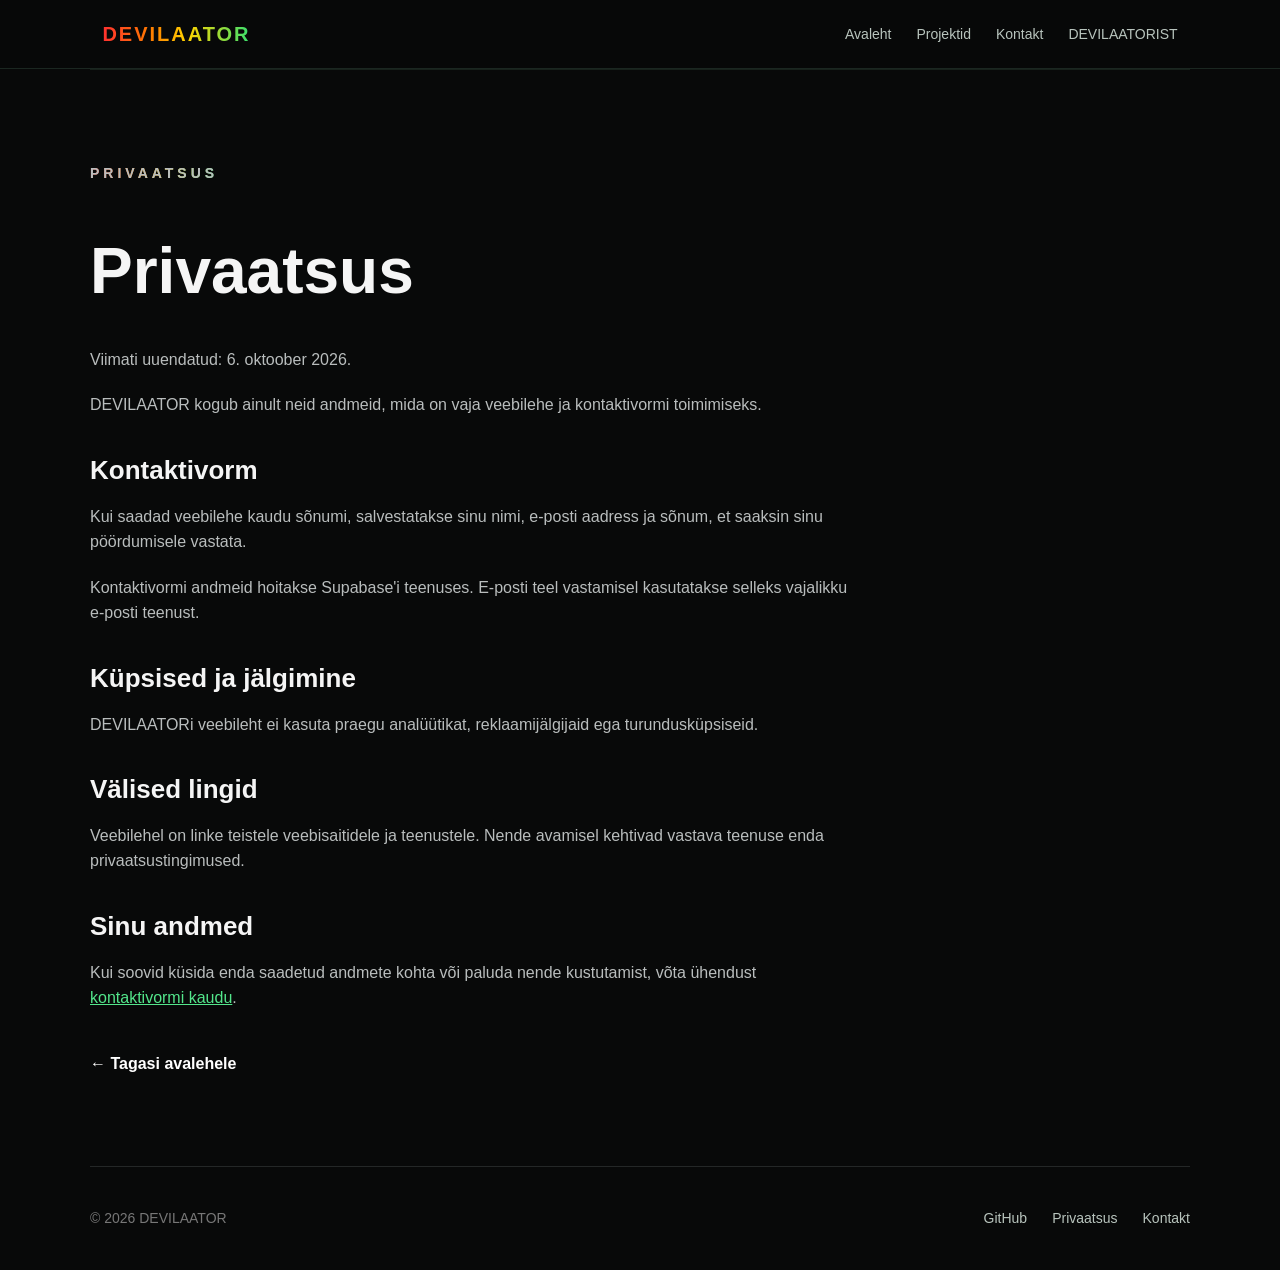
<file: privacy.html>
<!DOCTYPE html>
<html lang="et">
  <head>
    <meta charset="UTF-8">
    <meta name="viewport" content="width=device-width, initial-scale=1.0">

    <title>Privaatsus | DEVILAATOR</title>

    <meta
      name="description"
      content="Teave DEVILAATORi veebilehel kogutavate andmete ja nende kasutamise kohta."
    >

    <meta name="theme-color" content="#080909">

    <link rel="canonical" href="https://devilaator.ee/privacy.html">
    <link rel="icon" type="image/svg+xml" href="/favicon.svg">
    <link rel="stylesheet" href="/css/style.css">

    <meta property="og:type" content="website">
    <meta property="og:site_name" content="DEVILAATOR">
    <meta property="og:locale" content="et_EE">
    <meta property="og:title" content="Privaatsus | DEVILAATOR">
    <meta
      property="og:description"
      content="Teave DEVILAATORi veebilehel kogutavate andmete ja nende kasutamise kohta."
    >
    <meta property="og:url" content="https://devilaator.ee/privacy.html">
  </head>

  <body>

    <header>
      <a href="/" class="logo">DEVILAATOR</a>

      <button
        class="menu-toggle"
        type="button"
        aria-controls="primary-nav"
        aria-expanded="false"
        aria-label="Ava või sulge menüü"
      >
        <span aria-hidden="true">☰</span>
        Menüü
      </button>

      <nav id="primary-nav" aria-label="Põhinavigatsioon">
        <a href="/">Avaleht</a>
        <a href="/index.html#projektid">Projektid</a>
        <a href="/index.html#contact">Kontakt</a>
        <a href="/index.html#devilaatorist">DEVILAATORIST</a>
      </nav>
    </header>

    <main class="info-page">

      <section class="section">

        <p class="section-label">PRIVAATSUS</p>

        <h1>Privaatsus</h1>

        <p>
          Viimati uuendatud: 6. oktoober 2026.
        </p>

        <p>
          DEVILAATOR kogub ainult neid andmeid, mida on vaja
          veebilehe ja kontaktivormi toimimiseks.
        </p>

        <h2>Kontaktivorm</h2>

        <p>
          Kui saadad veebilehe kaudu sõnumi, salvestatakse sinu nimi,
          e-posti aadress ja sõnum, et saaksin sinu pöördumisele vastata.
        </p>

        <p>
          Kontaktivormi andmeid hoitakse Supabase'i teenuses.
          E-posti teel vastamisel kasutatakse selleks vajalikku
          e-posti teenust.
        </p>

        <h2>Küpsised ja jälgimine</h2>

        <p>
          DEVILAATORi veebileht ei kasuta praegu analüütikat,
          reklaamijälgijaid ega turundusküpsiseid.
        </p>

        <h2>Välised lingid</h2>

        <p>
          Veebilehel on linke teistele veebisaitidele ja teenustele.
          Nende avamisel kehtivad vastava teenuse enda
          privaatsustingimused.
        </p>

        <h2>Sinu andmed</h2>

        <p>
          Kui soovid küsida enda saadetud andmete kohta või paluda
          nende kustutamist, võta ühendust
          <a href="/index.html#contact">kontaktivormi kaudu</a>.
        </p>

        <a class="project-link" href="/">
          ← Tagasi avalehele
        </a>

      </section>

    </main>

    <footer>

      <span>© 2026 DEVILAATOR</span>

      <nav aria-label="Jaluse lingid">
        <a href="https://github.com/devilaator">GitHub</a>
        <a href="/privacy.html">Privaatsus</a>
        <a href="/index.html#contact">Kontakt</a>
      </nav>

    </footer>

    <script src="/js/main.js" defer></script>

  </body>
</html>
</file>
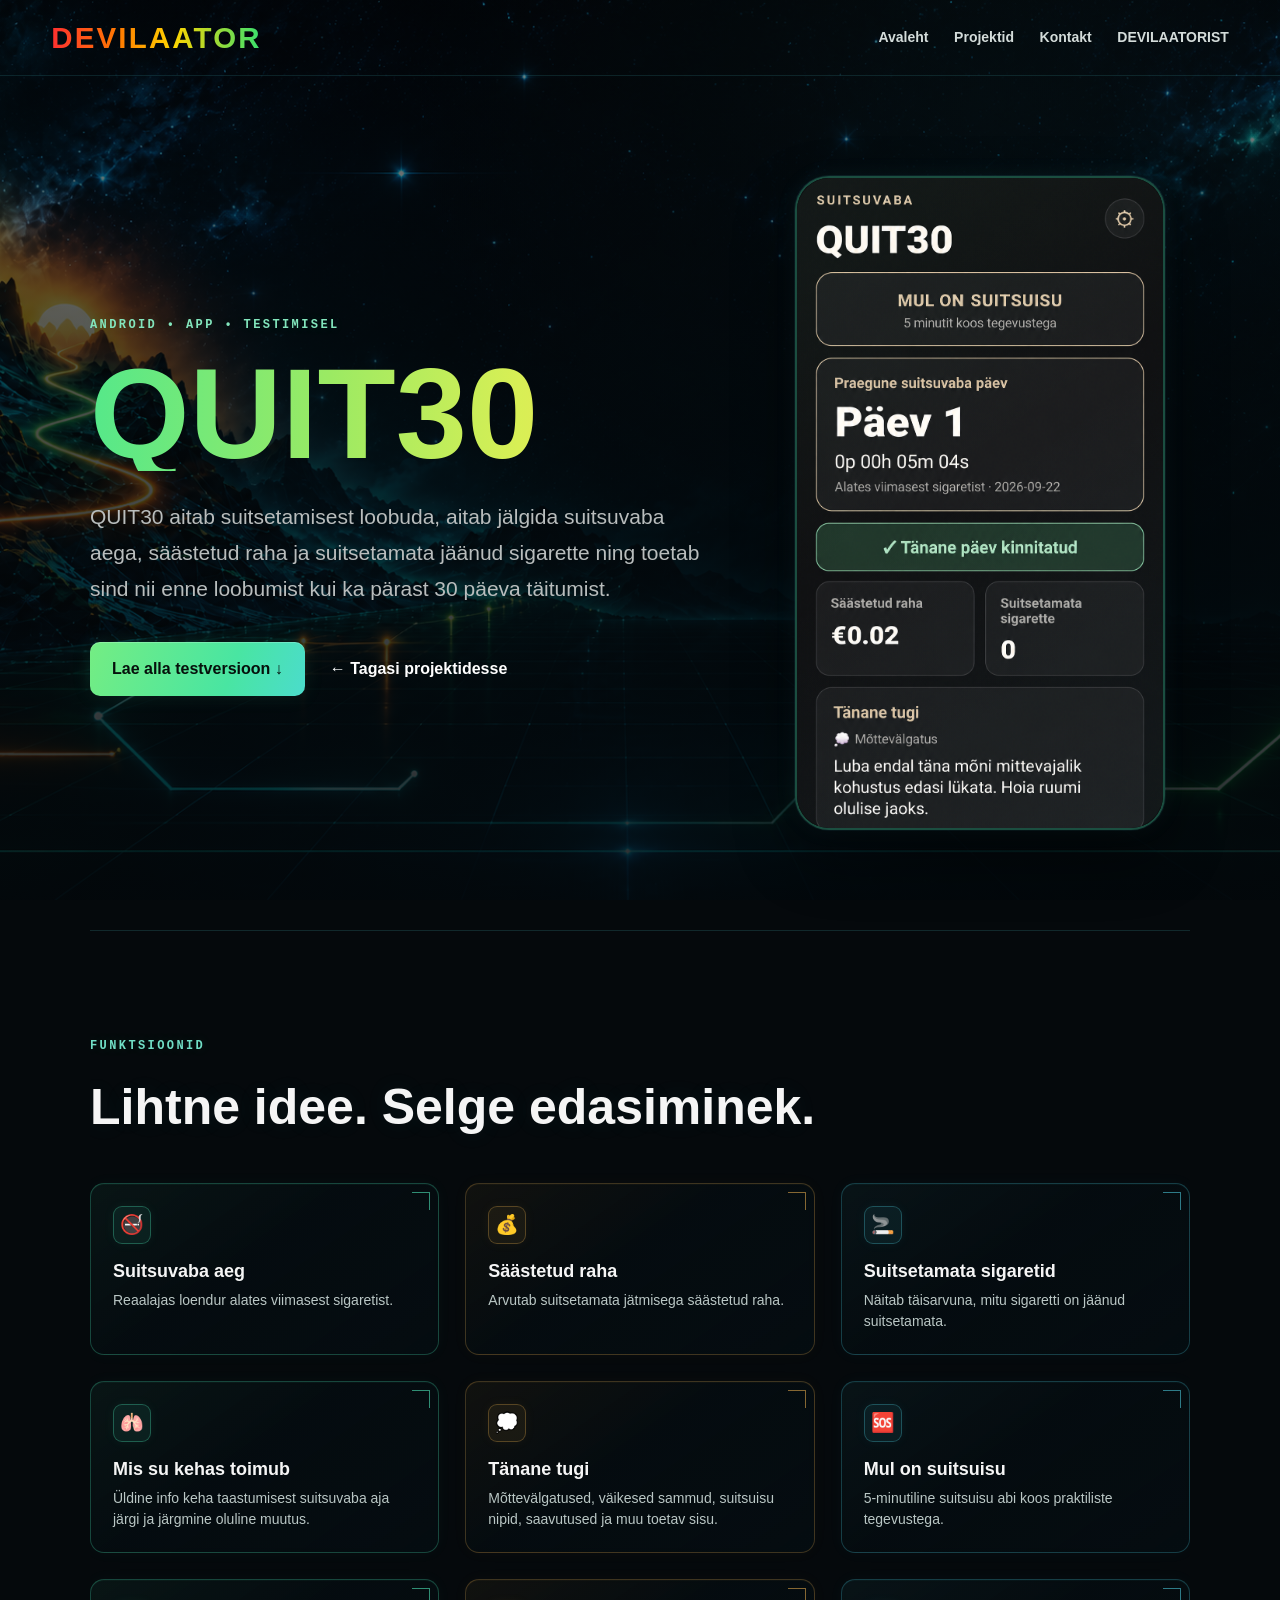
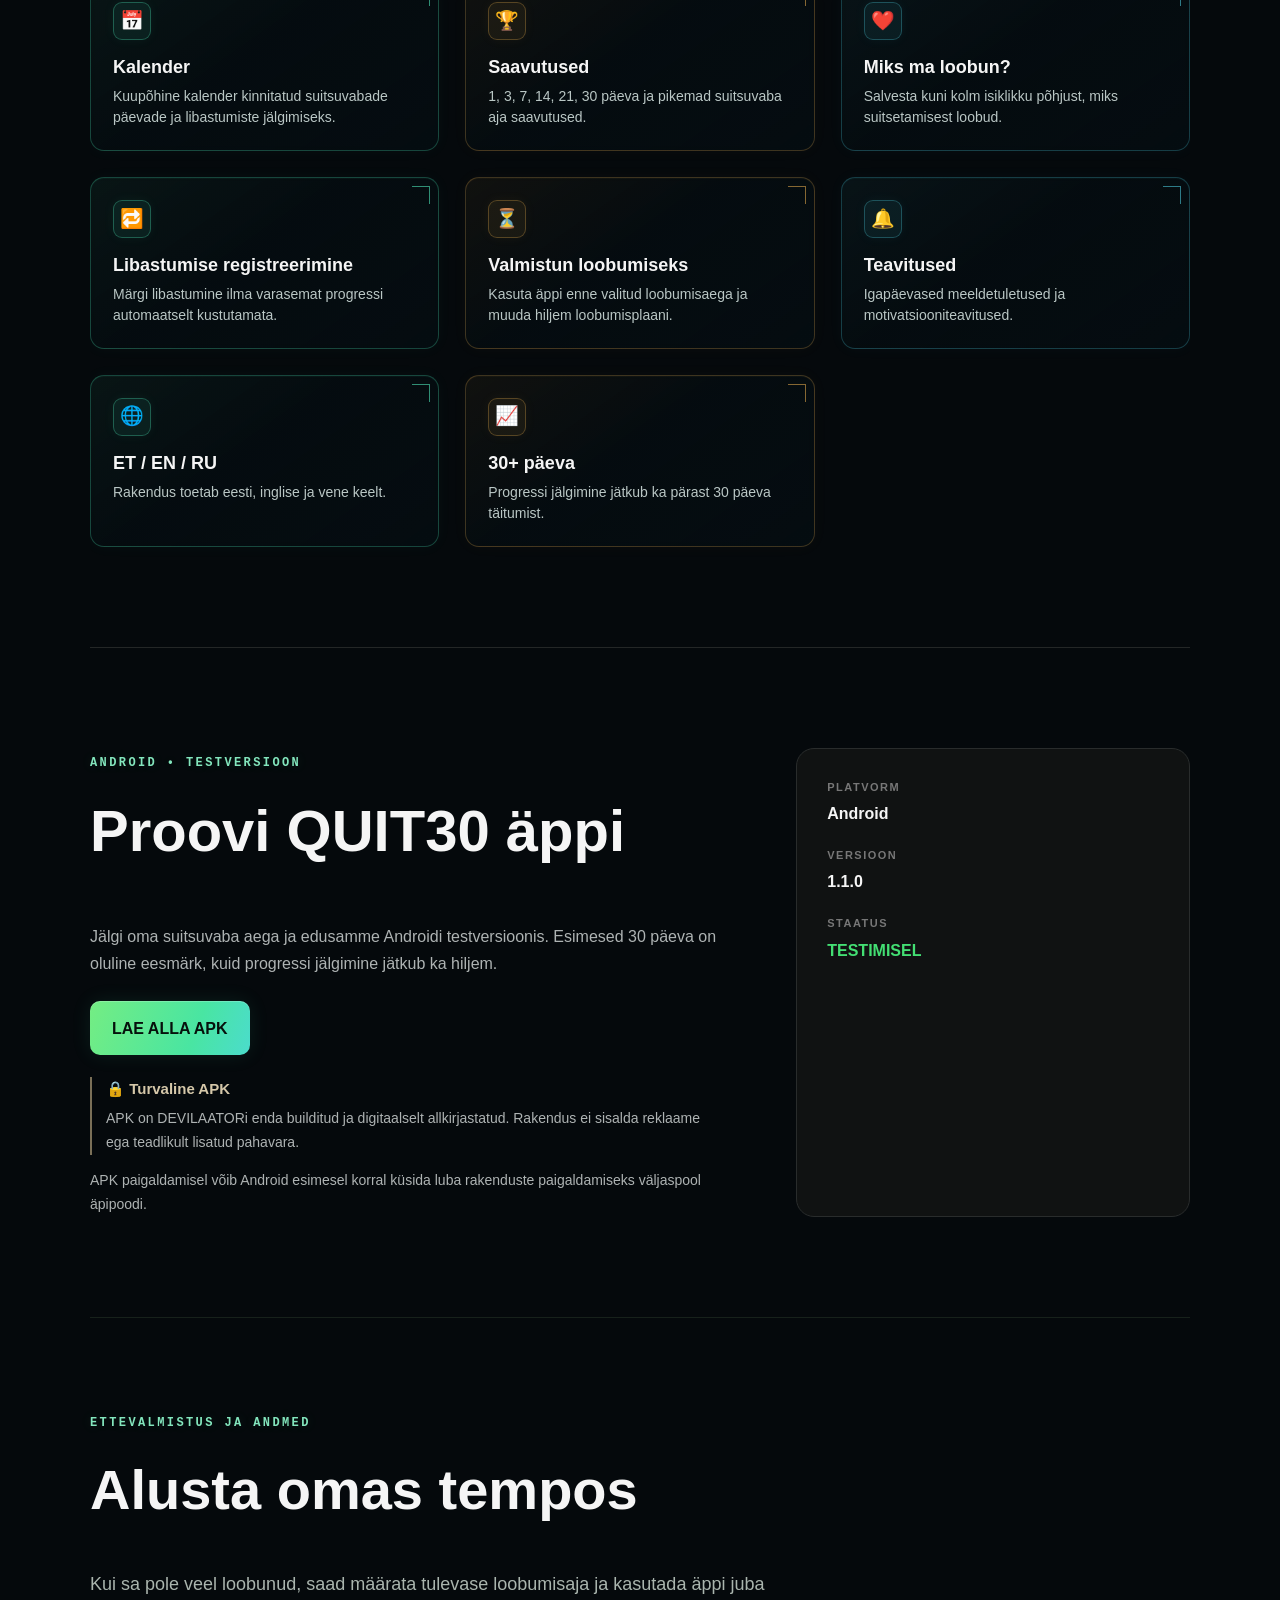
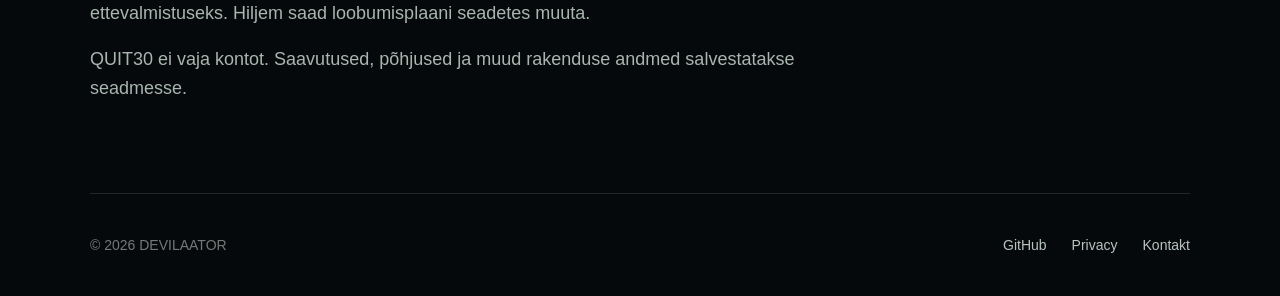
<file: quit30.html>
<!DOCTYPE html>
<html lang="et">
  <head>
    <meta charset="UTF-8">
    <meta name="viewport" content="width=device-width, initial-scale=1.0">
    <title>QUIT30 | DEVILAATOR</title>
    <meta name="description" content="QUIT30 aitab jälgida suitsuvaba aega, säästetud raha ja suitsetamata sigarette ning toetab loobumist enne ja pärast esimest 30 päeva.">
    <meta name="theme-color" content="#080909">
    <link rel="canonical" href="https://devilaator.ee/quit30.html">
    <link rel="icon" type="image/svg+xml" href="/favicon.svg">
    <meta property="og:type" content="website">
    <meta property="og:site_name" content="DEVILAATOR">
    <meta property="og:locale" content="et_EE">
    <meta property="og:title" content="QUIT30 | DEVILAATOR">
    <meta property="og:description" content="QUIT30 aitab jälgida suitsuvaba aega, säästetud raha ja suitsetamata sigarette ning toetab loobumist enne ja pärast esimest 30 päeva.">
    <meta property="og:url" content="https://devilaator.ee/quit30.html">
    <meta property="og:image" content="https://devilaator.ee/img/quit30.png">
    <meta property="og:image:alt" content="QUIT30 äpi ekraanipilt">
    <link rel="stylesheet" href="css/style.css?v=quit30-visual-system">
  </head>
  <body class="quit30-site">
    <header class="site-header">
      <a href="index.html" class="logo brand-logo">DEVILAATOR</a>
      <button class="menu-toggle" type="button" aria-controls="primary-nav" aria-expanded="false" aria-label="Ava või sulge menüü"><span aria-hidden="true">☰</span> Menüü</button>
      <nav id="primary-nav" class="main-nav" aria-label="Põhinavigatsioon">
        <a href="index.html">Avaleht</a>
        <a href="index.html#projektid">Projektid</a>
        <a href="index.html#contact">Kontakt</a>
        <a href="index.html#devilaatorist">DEVILAATORIST</a>
      </nav>
    </header>

    <main class="quit30-page">
      <section class="project-hero">
        <div class="project-hero-text">
          <span class="section-label">ANDROID • APP • TESTIMISEL</span>
          <h1>QUIT30</h1>
          <p class="project-intro">
            QUIT30 aitab suitsetamisest loobuda, aitab jälgida suitsuvaba aega,
            säästetud raha ja suitsetamata jäänud sigarette ning toetab sind nii enne loobumist kui ka pärast 30 päeva täitumist.
          </p>
          <div class="hero-actions">
            <a class="btn" href="#allalaadimine">Lae alla testversioon ↓</a>
            <a href="index.html#projektid" class="project-link">← Tagasi projektidesse</a>
          </div>
        </div>
        <div class="phone-demo">
          <div class="phone-screen">
            <img
              class="phone-screenshot"
              src="img/quit30.png"
              alt="QUIT30 äpi ekraanipilt"
            >
          </div>
        </div>
      </section>

      <section id="funktsioonid" class="feature-section">
        <span class="section-label">FUNKTSIOONID</span>
        <h2>Lihtne idee. Selge edasiminek.</h2>
        <div class="feature-grid">
          <div class="feature-card">
            <div class="feature-icon">🚭</div>
            <h3>Suitsuvaba aeg</h3>
            <p>Reaalajas loendur alates viimasest sigaretist.</p>
          </div>
          <div class="feature-card">
            <div class="feature-icon">💰</div>
            <h3>Säästetud raha</h3>
            <p>Arvutab suitsetamata jätmisega säästetud raha.</p>
          </div>
          <div class="feature-card">
            <div class="feature-icon">🚬</div>
            <h3>Suitsetamata sigaretid</h3>
            <p>Näitab täisarvuna, mitu sigaretti on jäänud suitsetamata.</p>
          </div>
          <div class="feature-card">
            <div class="feature-icon">🫁</div>
            <h3>Mis su kehas toimub</h3>
            <p>Üldine info keha taastumisest suitsuvaba aja järgi ja järgmine oluline muutus.</p>
          </div>
          <div class="feature-card">
            <div class="feature-icon">💭</div>
            <h3>Tänane tugi</h3>
            <p>Mõttevälgatused, väikesed sammud, suitsuisu nipid, saavutused ja muu toetav sisu.</p>
          </div>
          <div class="feature-card">
            <div class="feature-icon">🆘</div>
            <h3>Mul on suitsuisu</h3>
            <p>5-minutiline suitsuisu abi koos praktiliste tegevustega.</p>
          </div>
          <div class="feature-card">
            <div class="feature-icon">📅</div>
            <h3>Kalender</h3>
            <p>Kuupõhine kalender kinnitatud suitsuvabade päevade ja libastumiste jälgimiseks.</p>
          </div>
          <div class="feature-card">
            <div class="feature-icon">🏆</div>
            <h3>Saavutused</h3>
            <p>1, 3, 7, 14, 21, 30 päeva ja pikemad suitsuvaba aja saavutused.</p>
          </div>
          <div class="feature-card">
            <div class="feature-icon">❤️</div>
            <h3>Miks ma loobun?</h3>
            <p>Salvesta kuni kolm isiklikku põhjust, miks suitsetamisest loobud.</p>
          </div>
          <div class="feature-card">
            <div class="feature-icon">🔁</div>
            <h3>Libastumise registreerimine</h3>
            <p>Märgi libastumine ilma varasemat progressi automaatselt kustutamata.</p>
          </div>
          <div class="feature-card">
            <div class="feature-icon">⏳</div>
            <h3>Valmistun loobumiseks</h3>
            <p>Kasuta äppi enne valitud loobumisaega ja muuda hiljem loobumisplaani.</p>
          </div>
          <div class="feature-card">
            <div class="feature-icon">🔔</div>
            <h3>Teavitused</h3>
            <p>Igapäevased meeldetuletused ja motivatsiooniteavitused.</p>
          </div>
          <div class="feature-card">
            <div class="feature-icon">🌐</div>
            <h3>ET / EN / RU</h3>
            <p>Rakendus toetab eesti, inglise ja vene keelt.</p>
          </div>
          <div class="feature-card">
            <div class="feature-icon">📈</div>
            <h3>30+ päeva</h3>
            <p>Progressi jälgimine jätkub ka pärast 30 päeva täitumist.</p>
          </div>
        </div>
      </section>

      <section id="allalaadimine" class="status-section">
        <div>
          <span class="section-label">ANDROID • TESTVERSIOON</span>
          <h2>Proovi QUIT30 äppi</h2>
          <p>
            Jälgi oma suitsuvaba aega ja edusamme Androidi testversioonis.
            Esimesed 30 päeva on oluline eesmärk, kuid progressi jälgimine jätkub ka hiljem.
          </p>
          <a id="android-download" class="btn quit30-download" href="downloads/quit30-1.1.0.apk" download aria-describedby="android-demo-note">LAE ALLA APK</a>
          <div class="apk-trust">
            <h3>🔒 Turvaline APK</h3>
            <p>APK on DEVILAATORi enda builditud ja digitaalselt allkirjastatud. Rakendus ei sisalda reklaame ega teadlikult lisatud pahavara.</p>
          </div>
          <p id="android-demo-note" class="demo-download-note">APK paigaldamisel võib Android esimesel korral küsida luba rakenduste paigaldamiseks väljaspool äpipoodi.</p>
        </div>
        <div class="status-box">
          <span>PLATVORM</span>
          <strong>Android</strong>
          <span>VERSIOON</span>
          <strong>1.1.0</strong>
          <span>STAATUS</span>
          <strong class="status-live">TESTIMISEL</strong>
        </div>
      </section>
      <section class="section">
        <span class="section-label">ETTEVALMISTUS JA ANDMED</span>
        <h2>Alusta omas tempos</h2>
        <p class="text">Kui sa pole veel loobunud, saad määrata tulevase loobumisaja ja kasutada äppi juba ettevalmistuseks. Hiljem saad loobumisplaani seadetes muuta.</p>
        <p class="text">QUIT30 ei vaja kontot. Saavutused, põhjused ja muud rakenduse andmed salvestatakse seadmesse.</p>
      </section>

    </main>

    <footer>
      <span>© 2026 DEVILAATOR</span>
      <nav aria-label="Jaluse lingid">
        <a href="https://github.com/devilaator">GitHub</a>
        <a href="/privacy.html">Privacy</a>
        <a href="/index.html#contact">Kontakt</a>
      </nav>
    </footer>

    <script src="/js/main.js" defer></script>
  </body>
</html>
</file>
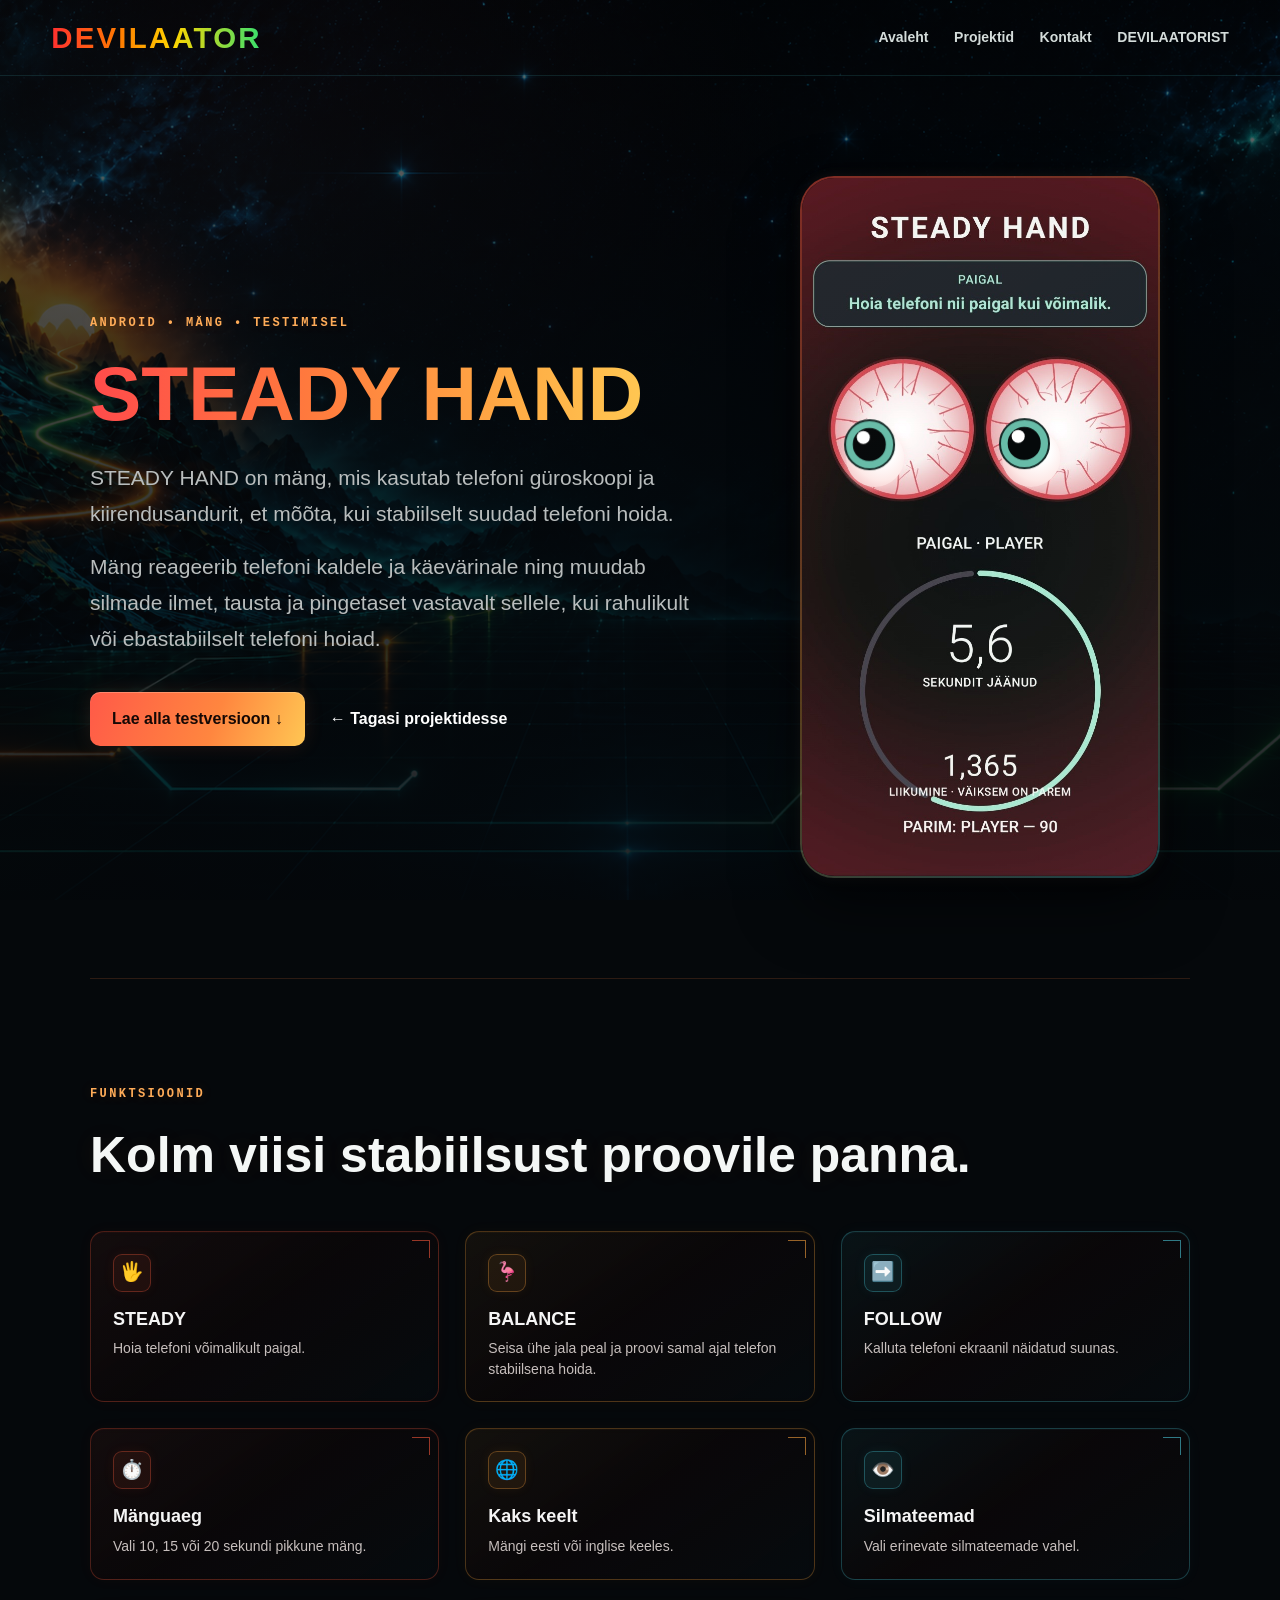
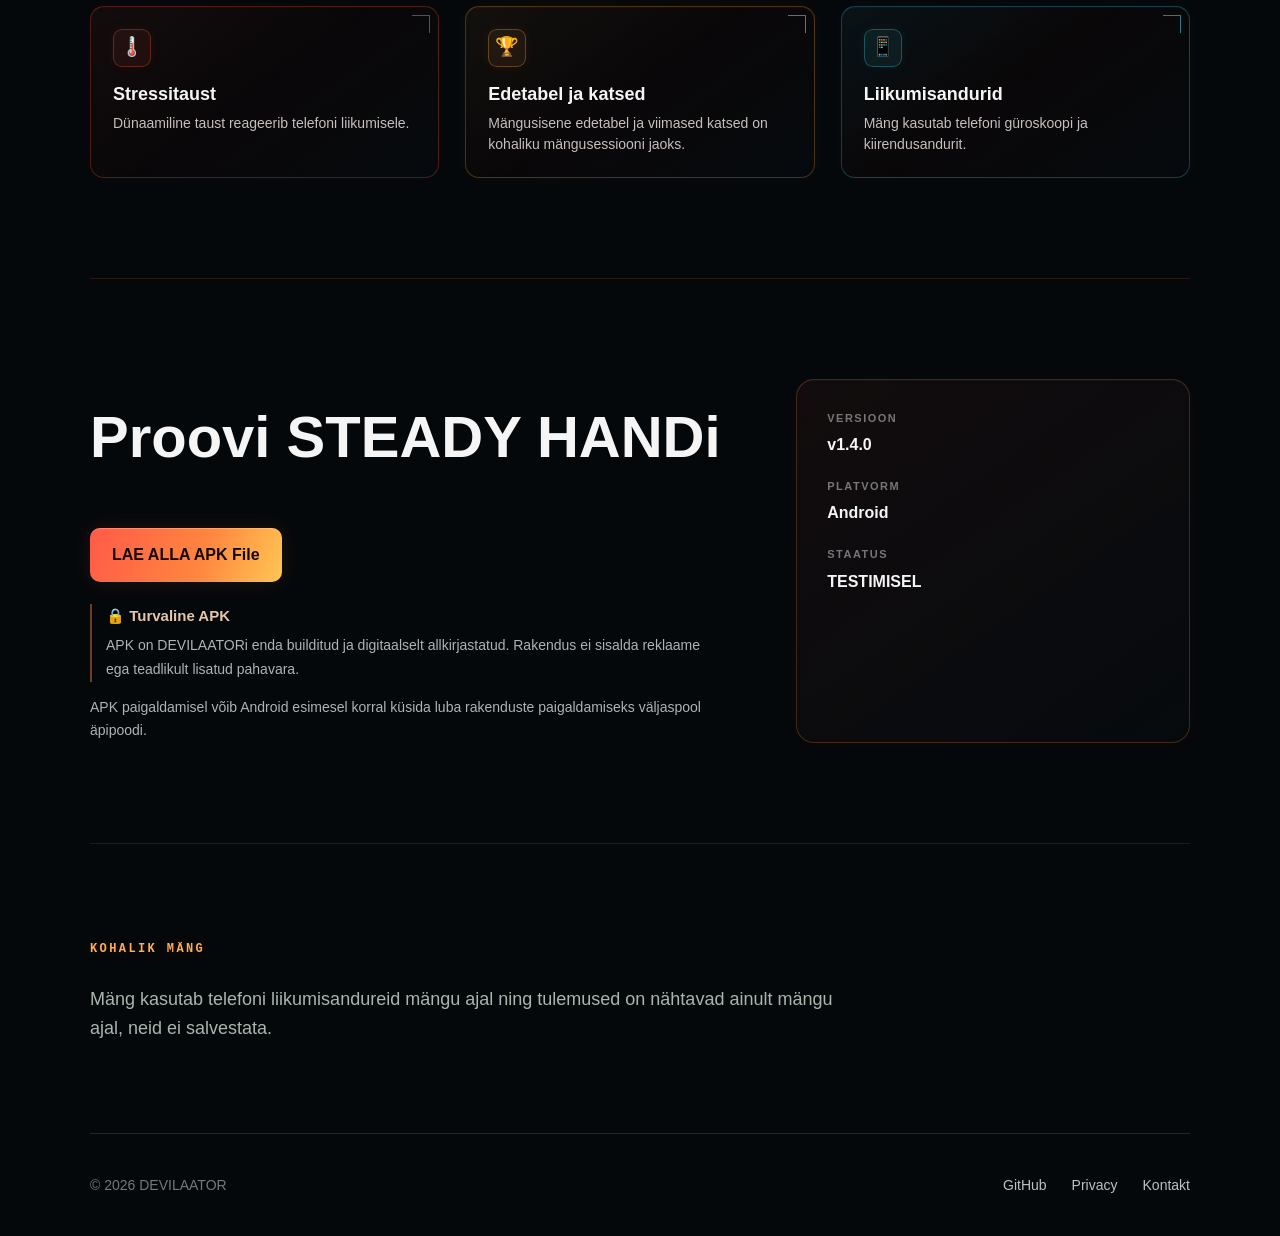
<file: steady-hand.html>
<!DOCTYPE html>
<html lang="et">
  <head>
    <meta charset="UTF-8">
    <meta name="viewport" content="width=device-width, initial-scale=1.0">
    <title>STEADY HAND | DEVILAATOR</title>
    <meta name="description" content="STEADY HAND on Androidi stabiilsus- ja tasakaalumäng, mis kasutab telefoni güroskoopi ja kiirendusandurit.">
    <meta name="theme-color" content="#080909">
    <link rel="canonical" href="https://devilaator.ee/steady-hand.html">
    <link rel="icon" type="image/svg+xml" href="/favicon.svg">
    <meta property="og:type" content="website">
    <meta property="og:site_name" content="DEVILAATOR">
    <meta property="og:locale" content="et_EE">
    <meta property="og:title" content="STEADY HAND | DEVILAATOR">
    <meta property="og:description" content="STEADY HAND on Androidi stabiilsus- ja tasakaalumäng, mis kasutab telefoni güroskoopi ja kiirendusandurit.">
    <meta property="og:url" content="https://devilaator.ee/steady-hand.html">
    <meta property="og:image" content="https://devilaator.ee/img/steady-hand.jpg">
    <meta property="og:image:alt" content="STEADY HAND Android mäng">
    <link rel="stylesheet" href="css/style.css?v=steady-hand-cyber-eyes">
  </head>
  <body class="steady-hand-site">
    <header class="site-header">
      <a href="index.html" class="logo brand-logo">DEVILAATOR</a>
      <button class="menu-toggle" type="button" aria-controls="primary-nav" aria-expanded="false" aria-label="Ava või sulge menüü"><span aria-hidden="true">☰</span> Menüü</button>
      <nav id="primary-nav" class="main-nav" aria-label="Põhinavigatsioon">
        <a href="index.html">Avaleht</a>
        <a href="index.html#projektid">Projektid</a>
        <a href="index.html#contact">Kontakt</a>
        <a href="index.html#devilaatorist">DEVILAATORIST</a>
      </nav>
    </header>

    <main class="steady-hand-page">
      <section class="project-hero">
        <div class="project-hero-text">
          <span class="section-label">ANDROID • MÄNG • TESTIMISEL</span>
          <h1>STEADY HAND</h1>
          <p class="project-intro">STEADY HAND on mäng, mis kasutab telefoni güroskoopi ja kiirendusandurit, et mõõta, kui stabiilselt suudad telefoni hoida.</p>
          <p class="project-intro">Mäng reageerib telefoni kaldele ja käevärinale ning muudab silmade ilmet, tausta ja pingetaset vastavalt sellele, kui rahulikult või ebastabiilselt telefoni hoiad.</p>
          <div class="hero-actions">
            <a class="btn" href="#allalaadimine">Lae alla testversioon ↓</a>
            <a class="project-link" href="index.html#projektid">← Tagasi projektidesse</a>
          </div>
        </div>
        <div class="phone-demo">
          <div class="phone-screen">
            <img class="phone-screenshot" src="img/steady-hand.jpg" alt="STEADY HAND Android mäng">
          </div>
        </div>
      </section>
      <section id="funktsioonid" class="feature-section">
        <span class="section-label">FUNKTSIOONID</span>
        <h2>Kolm viisi stabiilsust proovile panna.</h2>
        <div class="feature-grid">
          <div class="feature-card"><div class="feature-icon" aria-hidden="true">🖐️</div><h3>STEADY</h3><p>Hoia telefoni võimalikult paigal.</p></div>
          <div class="feature-card"><div class="feature-icon" aria-hidden="true">🦩</div><h3>BALANCE</h3><p>Seisa ühe jala peal ja proovi samal ajal telefon stabiilsena hoida.</p></div>
          <div class="feature-card"><div class="feature-icon" aria-hidden="true">➡️</div><h3>FOLLOW</h3><p>Kalluta telefoni ekraanil näidatud suunas.</p></div>
          <div class="feature-card"><div class="feature-icon" aria-hidden="true">⏱️</div><h3>Mänguaeg</h3><p>Vali 10, 15 või 20 sekundi pikkune mäng.</p></div>
          <div class="feature-card"><div class="feature-icon" aria-hidden="true">🌐</div><h3>Kaks keelt</h3><p>Mängi eesti või inglise keeles.</p></div>
          <div class="feature-card"><div class="feature-icon" aria-hidden="true">👁️</div><h3>Silmateemad</h3><p>Vali erinevate silmateemade vahel.</p></div>
          <div class="feature-card"><div class="feature-icon" aria-hidden="true">🌡️</div><h3>Stressitaust</h3><p>Dünaamiline taust reageerib telefoni liikumisele.</p></div>
          <div class="feature-card"><div class="feature-icon" aria-hidden="true">🏆</div><h3>Edetabel ja katsed</h3><p>Mängusisene edetabel ja viimased katsed on kohaliku mängusessiooni jaoks.</p></div>
          <div class="feature-card"><div class="feature-icon" aria-hidden="true">📱</div><h3>Liikumisandurid</h3><p>Mäng kasutab telefoni güroskoopi ja kiirendusandurit.</p></div>
        </div>
      </section>
      <section id="allalaadimine" class="status-section">
        <div>
          <h2>Proovi STEADY HANDi</h2>
          <a class="btn" href="downloads/steady-hand-v1.4.0.apk" download aria-describedby="apk-note">LAE ALLA APK File</a>
          <div class="apk-trust">
            <h3>🔒 Turvaline APK</h3>
            <p>APK on DEVILAATORi enda builditud ja digitaalselt allkirjastatud. Rakendus ei sisalda reklaame ega teadlikult lisatud pahavara.</p>
          </div>
          <p id="apk-note" class="demo-download-note">APK paigaldamisel võib Android esimesel korral küsida luba rakenduste paigaldamiseks väljaspool äpipoodi.</p>
        </div>
        <div class="status-box">
          <span>VERSIOON</span><strong>v1.4.0</strong>
          <span>PLATVORM</span><strong>Android</strong>
          <span>STAATUS</span><strong>TESTIMISEL</strong>
        </div>
      </section>
      <section class="section">
        <span class="section-label">KOHALIK MÄNG</span>
        <br>
        <br>
        <p class="text">Mäng kasutab telefoni liikumisandureid mängu ajal ning tulemused on nähtavad ainult mängu ajal, neid ei salvestata.</p>
      </section>
    </main>

    <footer>
      <span>© 2026 DEVILAATOR</span>
      <nav aria-label="Jaluse lingid">
        <a href="https://github.com/devilaator">GitHub</a>
        <a href="/privacy.html">Privacy</a>
        <a href="/index.html#contact">Kontakt</a>
      </nav>
    </footer>

    <script src="/js/steady-hand-eyes.js?v=2" defer></script>
    <script src="/js/main.js" defer></script>
  </body>
</html>
</file>
<file: css/style.css>
/* Alus ja DEVILAATORi värvid */

:root {
  --bg: #060b0e;
  --panel: rgba(7, 18, 22, 0.94);
  --green: #65e7a5;
  --cyan: #52cbd1;
  --orange: #e5a44f;
  --text: #eef4f2;
  --muted: #acbfba;
  --border: rgba(82, 203, 209, 0.3);
  --dev-gradient: linear-gradient( 90deg, #ff3030 0%, #ff7a00 32%, #ffd500 58%, #35e06f 100% );
}

*, *::before, *::after {
  box-sizing: border-box;
}

* {
  margin: 0;
  padding: 0;
}

html {
  scroll-behavior: smooth;
  scroll-padding-top: 130px;
}

body {
  font-family: Arial, Helvetica, sans-serif;
  background: #080909;
  color: #f5f5f5;
  line-height: 1.6;
}

/* Päis, navigatsioon ja ühised elemendid */

header {
  position: sticky;
  top: 0;
  z-index: 10;
  display: flex;
  justify-content: space-between;
  align-items: center;
  padding: 18px 8%;
  background: rgba(8, 9, 9, 0.95);
  border-bottom: 1px solid #1b2721;
  backdrop-filter: blur(10px);
  flex-wrap: wrap;
  gap: 14px 24px;
}

.logo {
  font-size: 20px;
  font-weight: 800;
  letter-spacing: 2px;
  color: transparent;
  background: var(--dev-gradient);
  -webkit-background-clip: text;
  background-clip: text;
  text-decoration: none;
}

nav {
  display: flex;
  gap: 25px;
  flex-wrap: wrap;
}

nav a {
  color: #b8c4bd;
  text-decoration: none;
  font-size: 14px;
}

nav a:hover, nav a[aria-current] {
  color: #53e68b;
}

nav a[aria-current] {
  text-decoration: underline;
  text-decoration-color: #ffd500;
  text-underline-offset: 6px;
}

.menu-toggle {
  display: none;
  min-height: 44px;
  padding: 8px 12px;
  border: 1px solid #606666;
  border-radius: 8px;
  background: #101212;
  color: #f5f5f5;
  font: inherit;
  cursor: pointer;
}

.menu-toggle:focus-visible {
  outline: 2px solid #ffd500;
  outline-offset: 3px;
}

main {
  width: min(1100px, 88%);
  margin: 0 auto;
}

.button:hover {
  transform: translateY(-2px);
  opacity: 0.9;
}

footer {
  width: min(1100px, 88%);
  margin: 0 auto;
  padding: 40px 0;
  border-top: 1px solid #242727;
  color: #777;
  font-size: 14px;
  display: flex;
  justify-content: space-between;
  gap: 8px 24px;
  flex-wrap: wrap;
}

.section-label {
  font-size: 14px;
  font-weight: 800;
  letter-spacing: 4px;
  display: inline-block;
  background: var(--dev-gradient);
  -webkit-background-clip: text;
  background-clip: text;
  color: transparent;
}

.small-title {
  color: #53e68b;
  font-size: 13px;
  font-weight: 700;
  letter-spacing: 2px;
}

.button, .btn {
  display: inline-block;
  padding: 14px 22px;
  background: #53e68b;
  color: #07110b;
  text-decoration: none;
  font-weight: 800;
  border-radius: 10px;
  transition: 0.2s;
}

.btn {
  background: var(--dev-gradient);
}

a:focus-visible {
  outline: 2px solid #ffd500;
  outline-offset: 5px;
}

/* Avaleht ja projektikaardid */

.hero {
  min-height: 80vh;
  display: grid;
  grid-template-columns: minmax(0, 1fr) minmax(0, 1.1fr);
  align-items: center;
  gap: clamp(20px, 2vw, 28px);
  padding: 60px 0;
}

.hero-copy {
  min-width: 0;
}

.idea-cta {
  display: grid;
  grid-template-columns: minmax(0, 1fr) auto;
  align-items: center;
  gap: 18px;
  margin-top: 28px;
  padding: 18px;
  border: 1px solid #354139;
  border-radius: 14px;
  background: linear-gradient(120deg, rgba(53, 224, 111, 0.045), rgba(255, 122, 0, 0.025));
}

.idea-cta h2 {
  font-size: 16px;
  line-height: 1.5;
  margin-bottom: 8px;
}

.idea-cta p {
  font-size: 14px;
  line-height: 1.65;
  color: #abb6af;
}

.idea-cta-link {
  display: inline-flex;
  align-items: center;
  min-height: 44px;
  font-size: 11px;
  font-weight: 800;
  color: #a3e5bb;
  text-decoration: none;
}

.idea-cta-link:hover {
  color: #d1f5de;
  text-decoration: underline;
  text-underline-offset: 4px;
}

@media (max-width: 750px) {
  .idea-cta {
    grid-template-columns: minmax(0, 1fr);
    gap: 10px;
  }
}

#project-grid .project-card {
  background: linear-gradient(145deg, rgba(22, 29, 26, 0.97), rgba(14, 17, 17, 0.97));
  border-color: #34403a;
}

.project-id {
  font-family: Consolas, monospace;
  font-size: 11px;
  letter-spacing: 1.5px;
  color: #8d9f94;
  margin-bottom: 16px;
}

.project-secret-link, .project-secret-link:hover, .project-secret-link:focus, .project-secret-link:visited {
  color: inherit;
  text-decoration: none;
  cursor: default;
}

#project-grid .project-status-testing::before {
  content: "";
  width: 5px;
  height: 5px;
  border-radius: 50%;
  background: currentColor;
  margin-right: 7px;
  box-shadow: 0 0 7px rgba(217, 191, 118, 0.18);
}

@media (hover: hover) and (pointer: fine) {
  #project-grid .project-card:has(a):hover {
    border-color: #52745e;
    box-shadow: 0 8px 25px rgba(0, 0, 0, 0.25), 0 0 18px rgba(53, 224, 111, 0.06);
  }
}

.hero-illustration {
  display: block;
  width: 100%;
  max-width: 540px;
  height: auto;
  justify-self: center;
  mix-blend-mode: screen;
}

.hero h1 {
  font-size: clamp(40px, 6vw, 76px);
  line-height: 1;
  margin: 20px 0;
  max-width: 850px;
}

.intro {
  color: #9aa79f;
  max-width: 650px;
  font-size: 20px;
  margin-bottom: 30px;
}

.devilaator-about {
  padding: 32px 0 40px;
  border-top: 1px solid #242727;
}

.devilaator-about > p {
  max-width: 760px;
  margin-top: 16px;
  color: #b9bdbd;
  font-size: 17px;
  line-height: 1.7;
}

.devilaator-about > .devilaator-technologies {
  font-size: 14px;
  color: #939f97;
  line-height: 1.7;
}

.devilaator-socials {
  display: flex;
  flex-wrap: wrap;
  gap: 12px;
  margin-top: 18px;
}

.devilaator-socials a {
  display: inline-flex;
  align-items: center;
  min-height: 44px;
  padding: 8px 14px;
  border: 1px solid #343b36;
  border-radius: 8px;
  color: #c6d1ca;
  font-size: 14px;
  text-decoration: none;
}

.devilaator-socials a:hover {
  border-color: #53a875;
  color: #f5f5f5;
}

.section {
  padding: 90px 0;
  border-top: 1px solid #17211b;
}

.section h2 {
  font-size: clamp(34px, 5vw, 56px);
  margin: 12px 0 35px;
}

.project-card {
  background: #101212;
  border: 1px solid #292c2c;
  padding: 30px;
  border-radius: 20px;
  min-height: 260px;
  transition: 0.25s ease;
  position: relative;
  overflow: hidden;
}

@media (hover: hover) and (pointer: fine) {
  .project-card:has(a):hover {
    transform: translateY(-3px);
    border-color: #555;
  }

  .project-card:has(a):hover .project-preview {
    transform: scale(1.025);
  }
}

#project-grid .project-card {
  display: flex;
  flex-direction: column;
  min-width: 0;
}

#project-grid .project-link {
  align-self: flex-start;
  margin-top: auto;
  padding-top: 20px;
  min-height: 44px;
}

#project-grid .project-card:focus-within {
  border-color: #7a8f7e;
}

.project-preview-area {
  height: 180px;
  margin-bottom: 20px;
  overflow: hidden;
  border-radius: 10px;
  background: transparent;
  display: flex;
  align-items: center;
  justify-content: center;
}

.project-preview-empty {
  background: transparent;
}

.project-placeholder .project-top {
  justify-content: flex-end;
}

.project-placeholder.project-has-label .project-top {
  justify-content: space-between;
}

.project-status-upcoming {
  display: inline-flex;
  align-items: center;
  min-height: 25px;
  padding: 4px 9px;
  border: 1px solid #46534b;
  border-radius: 999px;
  color: #aebdb2;
  background: #1a211d;
  line-height: 1.5;
  letter-spacing: 0.8px;
}

.project-placeholder .project-preview-empty {
  position: relative;
  border: 1px solid #344039;
  background: radial-gradient(circle at center, rgba(153, 183, 162, 0.07), transparent 64%), repeating-linear-gradient(90deg, transparent 0 29px, rgba(158, 190, 169, 0.055) 30px), repeating-linear-gradient(0deg, transparent 0 29px, rgba(158, 190, 169, 0.055) 30px), #101615;
}

.project-placeholder .project-preview-empty::before {
  content: "";
  width: 66px;
  height: 66px;
  border: 1px solid rgba(166, 190, 175, 0.36);
  border-radius: 14px;
  transform: rotate(45deg);
  box-shadow: 0 0 24px rgba(166, 190, 175, 0.06);
}

.project-placeholder .project-preview-empty::after {
  content: "+";
  position: absolute;
  color: #8da499;
  font: 300 34px Consolas, monospace;
}

@media (hover: hover) and (pointer: fine) {
  .project-placeholder:hover {
    transform: translateY(-3px);
    border-color: #46554b;
    box-shadow: 0 8px 25px rgba(0, 0, 0, 0.22), 0 0 18px rgba(53, 224, 111, 0.04);
  }
}

.project-card h3 {
  font-size: 34px;
  margin: 0 0 16px;
}

.project-card p {
  color: #b9bdbd;
  line-height: 1.7;
  font-size: 16px;
  max-width: 520px;
}

.text {
  max-width: 760px;
  color: #aab5ae;
  font-size: 18px;
}

.section-heading {
  margin-bottom: 36px;
}

.section-heading h2 {
  margin: 8px 0 0;
  font-size: clamp(32px, 5vw, 54px);
}

.project-grid {
  display: grid;
  grid-template-columns: repeat(2, minmax(0, 1fr));
  gap: 24px;
}

.project-card::before {
  content: "";
  position: absolute;
  left: 0;
  top: 0;
  width: 100%;
  height: 4px;
  background: var(--dev-gradient);
}

.project-top {
  display: flex;
  justify-content: space-between;
  gap: 15px;
  margin-bottom: 34px;
  flex-wrap: wrap;
}

.project-badge, .project-status {
  font-size: 11px;
  font-weight: 800;
  letter-spacing: 1.5px;
}

.project-badge {
  color: #aaa;
}

.project-status {
  color: #48df75;
}

.project-status-testing {
  display: inline-flex;
  align-items: center;
  padding: 4px 9px;
  border-radius: 999px;
  border: 1px solid;
  line-height: 1.5;
  letter-spacing: 0.8px;
}

.project-status-testing {
  color: #d9bf76;
  background: #292519;
  border-color: #51472c;
}

.project-link {
  display: inline-block;
  margin-top: 20px;
  font-weight: 800;
  color: #fff;
  text-decoration: none;
}

.project-link:hover {
  background: var(--dev-gradient);
  -webkit-background-clip: text;
  background-clip: text;
  color: transparent;
}

.project-link.disabled {
  color: #666;
  pointer-events: none;
}

.project-card a.project-link {
  color: #53e68b;
}

.project-preview {
  display: block;
  max-width: 100%;
  width: auto;
  height: auto;
  max-height: 180px;
  transition: transform 0.25s ease;
  border-radius: 10px;
}

.steady-hand-page .project-intro + .project-intro {
  margin-top: 18px;
}

.apk-trust {
  margin-top: 22px;
  padding-left: 14px;
  border-left: 2px solid #344c3b;
  max-width: 620px;
}

.apk-trust h3 {
  font-size: 15px;
  color: #afc4b5;
  margin-bottom: 6px;
}

.apk-trust p {
  font-size: 14px;
  color: #aeb3b3;
}

/* QUIT30 tutvustus */

.project-hero {
  min-height: 78vh;
  display: grid;
  grid-template-columns: minmax(0, 1.2fr) minmax(290px, 0.8fr);
  align-items: center;
  gap: 50px;
  padding: 100px 0;
}

.project-hero h1 {
  font-size: clamp(70px, 10vw, 130px);
  line-height: 0.9;
  margin: 20px 0 28px;
  background: var(--dev-gradient);
  -webkit-background-clip: text;
  background-clip: text;
  color: transparent;
}

.project-intro {
  max-width: 720px;
  font-size: 21px;
  line-height: 1.7;
  color: #b9bdbd;
}

.hero-actions {
  margin-top: 36px;
  display: flex;
  align-items: center;
  gap: 25px;
  flex-wrap: wrap;
}

.project-hero-text {
  min-width: 0;
}

.hero-actions .project-link {
  margin-top: 0;
}

.demo-download-note {
  margin-top: 14px;
  color: #b9bdbd;
  font-size: 14px;
}

.quit30-page .status-section .quit30-download {
  display: inline-flex;
  align-items: center;
  justify-content: center;
  min-height: 54px;
  margin-top: 24px;
}

.quit30-page .apk-trust {
  border-color: #7b7058;
}

.quit30-page .apk-trust h3 {
  color: #d5c7a9;
}

.quit30-page .section .text + .text {
  margin-top: 18px;
}

/* Telefonimakett */

.phone-demo {
  display: flex;
  justify-content: center;
  align-self: center;
  min-width: 0;
}

.phone-screen {
  width: 290px;
  background: #050606;
  border: 4px solid #222;
  border-radius: 34px;
  overflow: hidden;
  box-shadow: 0 30px 70px rgba(0,0,0,0.6);
  max-width: 100%;
}

.phone-screenshot {
  display: block;
  width: 100%;
  height: auto;
  border-radius: 30px;
}

@media (min-width: 901px) {
  .phone-screen {
    width: 330px;
  }
}

/* QUIT30 telefon: tagasihoidlik tsüaani-roheline sügavusefekt ilma tegelikku ekraanipilti muutmata. */

.quit30-page .phone-screen {
  position: relative;
  border: 2px solid rgba(80, 238, 190, 0.3);
  background: #04090a;
  box-shadow: 0 26px 60px rgba(0, 0, 0, 0.48),
  0 0 0 1px rgba(76, 205, 222, 0.09),
  0 0 22px rgba(76, 205, 222, 0.075);
  transition: transform 0.3s ease, border-color 0.3s ease, box-shadow 0.3s ease;
}

.quit30-page .phone-screen::after {
  content: "";
  position: absolute;
  inset: 0;
  pointer-events: none;
  border-radius: inherit;
  background: linear-gradient(145deg, rgba(85, 232, 138, 0.04), transparent 46%, rgba(76, 205, 222, 0.035));
  mix-blend-mode: screen;
}

.quit30-page .phone-screenshot {
  filter: saturate(0.96) contrast(1.02) hue-rotate(2deg);
}

@media (min-width: 901px) {
  .quit30-page .phone-screen {
    width: 370px;
  }
}

@media (hover: hover) and (pointer: fine) and (min-width: 901px) {
  .quit30-page .phone-screen:hover {
    transform: translateY(-3px) scale(1.01);
    border-color: rgba(80, 238, 190, 0.42);
    box-shadow: 0 30px 64px rgba(0, 0, 0, 0.5),
    0 0 0 1px rgba(76, 205, 222, 0.13),
    0 0 26px rgba(76, 205, 222, 0.11);
  }
}

@media (prefers-reduced-motion: reduce) {
  .quit30-page .phone-screen {
    transition: none;
  }

  .quit30-page .phone-screen:hover {
    transform: none;
  }
}

/* Funktsioonid ja arenduse staatus */

.feature-section {
  padding: 100px 0;
  border-top: 1px solid #242727;
}

.feature-section h2, .status-section h2 {
  font-size: clamp(36px, 5vw, 58px);
  margin: 12px 0 45px;
}

.feature-grid {
  display: grid;
  grid-template-columns: repeat(3, minmax(0, 1fr));
  gap: 22px;
}

.feature-card {
  padding: 30px;
  background: #101212;
  border: 1px solid #292c2c;
  border-radius: 18px;
}

.feature-icon {
  font-size: 30px;
  margin-bottom: 24px;
}

.feature-card h3 {
  margin-bottom: 12px;
  font-size: 21px;
}

.feature-card p {
  color: #aeb3b3;
  line-height: 1.65;
}

/* QUIT30 funktsioonimaatriks: kompaktsed läbipaistvad liidesekaardid ühise kübermaastiku kohal. */

.quit30-page .feature-section {
  position: relative;
  isolation: isolate;
  overflow: hidden;
  border-top-color: rgba(82, 203, 209, 0.16);
  background: transparent;
}

.quit30-page .feature-section > .section-label, .quit30-page .feature-section > h2, .quit30-page .feature-section > .feature-grid {
  position: relative;
  z-index: 1;
}

.quit30-page .feature-section .section-label {
  color: #71dec6;
  font-family: Consolas, "Courier New", monospace;
  font-size: 12px;
  letter-spacing: 0.2em;
}

.quit30-page .feature-section h2 {
  margin: 10px 0 36px;
  font-size: clamp(32px, 4.5vw, 50px);
  text-shadow: 0 0 24px rgba(82, 203, 209, 0.08);
}

.quit30-page .feature-grid {
  gap: 26px;
}

.quit30-page .feature-card {
  --feature-accent: 80 238 190;
  position: relative;
  min-height: 0;
  padding: 22px;
  overflow: hidden;
  background: linear-gradient(145deg, rgb(var(--feature-accent) / 0.055), rgba(5, 15, 20, 0.48) 45%, rgba(5, 15, 20, 0.62));
  border: 1px solid rgb(var(--feature-accent) / 0.26);
  border-radius: 14px;
  box-shadow: inset 0 1px rgb(var(--feature-accent) / 0.035), 0 0 16px rgb(var(--feature-accent) / 0.035);
  backdrop-filter: blur(3px);
  -webkit-backdrop-filter: blur(3px);
  transition: transform 0.22s ease, border-color 0.22s ease, box-shadow 0.22s ease;
}

.quit30-page .feature-card:nth-child(3n + 2) {
  --feature-accent: 228 171 77;
}

.quit30-page .feature-card:nth-child(3n) {
  --feature-accent: 76 205 222;
}

.quit30-page .feature-card::after {
  content: "";
  position: absolute;
  top: 8px;
  right: 8px;
  width: 18px;
  height: 18px;
  border-top: 1px solid rgb(var(--feature-accent) / 0.58);
  border-right: 1px solid rgb(var(--feature-accent) / 0.58);
  pointer-events: none;
}

.quit30-page .feature-icon {
  display: inline-grid;
  place-items: center;
  width: 38px;
  height: 38px;
  margin-bottom: 16px;
  border: 1px solid rgb(var(--feature-accent) / 0.3);
  border-radius: 9px;
  background: rgb(var(--feature-accent) / 0.07);
  box-shadow: 0 0 12px rgb(var(--feature-accent) / 0.06);
  font-size: 19px;
}

.quit30-page .feature-card h3 {
  margin-bottom: 8px;
  font-size: 18px;
  font-weight: 700;
  line-height: 1.25;
}

.quit30-page .feature-card p {
  color: #bac7c5;
  font-size: 14px;
  line-height: 1.48;
}

@media (hover: hover) and (pointer: fine) {
  .quit30-page .feature-card:hover {
    transform: translateY(-3px);
    border-color: rgb(var(--feature-accent) / 0.46);
    box-shadow: inset 0 1px rgb(var(--feature-accent) / 0.05), 0 8px 22px rgb(var(--feature-accent) / 0.07);
  }
}

.status-section {
  padding: 100px 0;
  display: grid;
  grid-template-columns: minmax(0, 1fr) minmax(250px, 0.6fr);
  gap: 50px;
  border-top: 1px solid #242727;
}

.status-section p {
  color: #aeb3b3;
  line-height: 1.7;
  max-width: 700px;
}

.status-box {
  background: #101212;
  border: 1px solid #292c2c;
  border-radius: 18px;
  padding: 30px;
}

.status-box span {
  display: block;
  font-size: 11px;
  font-weight: 800;
  letter-spacing: 1.5px;
  color: #777;
  margin-top: 20px;
}

.status-box span:first-child {
  margin-top: 0;
}

.status-box strong {
  display: block;
  margin-top: 5px;
}

.status-live {
  color: #43df73;
}

/* Eraldi lisasoovitus, väljaspool DEVILAATORi projekte */

.see-also {
  display: grid;
  grid-template-columns: minmax(0, 400px) minmax(0, 230px);
  justify-content: start;
  align-items: center;
  gap: 24px;
  padding: 50px 0;
  border-top: 1px solid #242727;
}

.see-also-copy {
  min-width: 0;
}

.see-also-description {
  margin-top: 12px;
  color: #b9bdbd;
}

.see-also-prompt {
  display: inline-flex;
  align-items: center;
  gap: 12px;
  margin-top: 18px;
  color: #d4af67;
  font-size: 14px;
}

.see-also-direction {
  position: relative;
  display: block;
  width: clamp(64px, 8vw, 100px);
  height: 1px;
  background: currentColor;
  flex-shrink: 0;
  animation: hessy-point 2.4s ease-in-out infinite;
}

.see-also-direction::after {
  content: "";
  position: absolute;
  right: 0;
  top: -4px;
  width: 9px;
  height: 9px;
  border-top: 1px solid currentColor;
  border-right: 1px solid currentColor;
  transform: rotate(45deg);
}

@keyframes hessy-point {
  0%, 100% {
    translate: 0 0;
  }

  50% {
    translate: 4px 0;
  }
}

@keyframes hessy-point-down {
  0%, 100% {
    translate: 0 0;
  }

  50% {
    translate: 0 4px;
  }
}

.see-also h2 {
  margin: 12px 0 8px;
  font-family: Georgia, "Times New Roman", serif;
  font-size: clamp(22px, 3vw, 28px);
  font-weight: 600;
  text-transform: none;
  line-height: 1.5;
}

.hessy-brand {
  color: #d4af67;
  text-transform: uppercase;
  letter-spacing: 0.12em;
  text-shadow: 0 1px 10px rgba(212, 175, 103, 0.12);
}

.hessy-text {
  font-family: Georgia, "Times New Roman", serif;
  color: #d4af67;
  font-size: 0.82em;
  font-weight: 400;
  letter-spacing: 0.02em;
}

.see-also-logo {
  display: block;
  width: 100%;
  max-width: 230px;
  margin: 0;
  padding: 8px;
  background: rgba(24, 22, 18, 0.55);
  border: 1px solid rgba(212, 175, 103, 0.24);
  border-radius: 16px;
  overflow: hidden;
  box-shadow: 0 0 18px rgba(214, 181, 109, 0.07);
  transition: transform 0.25s ease, box-shadow 0.25s ease;
}

.see-also-logo img {
  display: block;
  width: 100%;
  height: auto;
  border-radius: 8px;
}

@media (hover: hover) and (pointer: fine) {
  .see-also-logo:hover {
    transform: translateY(-4px);
    box-shadow: 0 10px 28px rgba(0, 0, 0, 0.3), 0 0 24px rgba(212, 175, 103, 0.13);
  }
}

@media (max-width: 600px) {
  .see-also {
    grid-template-columns: minmax(0, 1fr);
    gap: 24px;
  }

  .see-also-logo {
    max-width: 220px;
    margin: 0;
  }

  .see-also-prompt {
    flex-direction: column;
    align-items: flex-start;
    gap: 14px;
  }

  .see-also-direction {
    width: 1px;
    height: 40px;
    margin-left: 60px;
    animation-name: hessy-point-down;
  }

  .see-also-direction::after {
    top: auto;
    bottom: 0;
    right: -4px;
    transform: rotate(135deg);
  }
}

/* Jagatud vormi baas; avalehe kontaktipaneel on eraldi #contact all. */

.contact-github {
  margin-bottom: 28px;
}

.contact-form {
  max-width: 680px;
  padding: clamp(20px, 4vw, 32px);
  border: 1px solid #292c2c;
  border-radius: 20px;
  background: #101212;
  position: relative;
  overflow: hidden;
}

.contact-form::before {
  content: "";
  position: absolute;
  inset: 0 0 auto;
  height: 4px;
  background: var(--dev-gradient);
}

.contact-field {
  margin-bottom: 22px;
}

.contact-field label {
  display: block;
  margin-bottom: 8px;
  font-weight: 700;
}

.contact-field input, .contact-field textarea {
  display: block;
  width: 100%;
  min-height: 48px;
  padding: 12px 14px;
  border: 1px solid #606666;
  border-radius: 10px;
  background: #080909;
  color: #f5f5f5;
  font: inherit;
  font-size: 16px;
}

.contact-field textarea {
  resize: vertical;
  min-height: 150px;
}

.contact-field input:focus-visible, .contact-field textarea:focus-visible, .contact-submit:focus-visible {
  outline: 2px solid #ffd500;
  outline-offset: 3px;
}

.contact-note {
  color: #b9bdbd;
  font-size: 14px;
  overflow-wrap: anywhere;
}

.contact-submit {
  min-height: 48px;
  margin-top: 20px;
  border: 0;
  font: inherit;
  font-weight: 800;
  cursor: pointer;
}

.contact-submit:disabled {
  cursor: not-allowed;
  opacity: 0.65;
}

#contact-status:not(:empty) {
  margin-top: 16px;
}

.field-error {
  color: #ffaaa0;
  font-size: 14px;
}

.field-error:not(:empty) {
  margin-top: 6px;
}

.contact-field [aria-invalid="true"] {
  border-color: #ffaaa0;
}

.reveal {
  transition: opacity 450ms ease, translate 450ms ease;
}

.reveal-pending {
  opacity: 0;
  translate: 0 14px;
}

.reveal:focus-within {
  opacity: 1;
  translate: none;
}

.info-page {
  min-height: 70vh;
}

.info-page h1 {
  font-size: clamp(36px, 6vw, 64px);
  margin: 16px 0 24px;
}

.info-page h2 {
  font-size: 26px;
  margin: 32px 0 12px;
}

.info-page p {
  max-width: 760px;
  margin-bottom: 20px;
  color: #b9bdbd;
}

.info-page p a {
  color: #53e68b;
}

/* Ainult admin-postkast */

.admin-page [hidden] {
  display: none !important;
}

.admin-page h1 {
  font-size: clamp(24px, 4vw, 40px);
  margin-bottom: 24px;
  overflow-wrap: anywhere;
}

.admin-page .contact-form {
  margin-inline: auto;
}

.admin-toolbar {
  display: flex;
  align-items: center;
  justify-content: space-between;
  gap: 20px;
  flex-wrap: wrap;
  margin-bottom: 24px;
}

.admin-toolbar h1 {
  margin-bottom: 8px;
}

.admin-page button {
  min-height: 48px;
}

.admin-page button:disabled {
  cursor: wait;
  opacity: 0.6;
}

.admin-page button:focus-visible {
  outline: 2px solid #ffd500;
  outline-offset: 4px;
}

.admin-page [role="status"] {
  margin: 16px 0;
  color: #b9bdbd;
}

.admin-page .message-card {
  width: 100%;
  min-width: 0;
  background: #101212;
  border: 1px solid #303636;
  border-radius: 18px;
  padding: clamp(20px, 4vw, 30px);
  margin: 22px 0;
  overflow-wrap: anywhere;
}

.admin-page .message-meta {
  display: flex;
  align-items: center;
  flex-wrap: wrap;
  gap: 12px 20px;
  margin-bottom: 20px;
}

.admin-page .message-date {
  display: block;
  color: #aeb3b3;
  font-size: 13px;
  line-height: 1.5;
}

.admin-page .message-card h2 {
  font-size: 24px;
  margin: 0 0 8px;
}

.admin-page .message-card a:not(.btn) {
  color: #53e68b;
}

.admin-page .status-badge {
  display: inline-flex;
  align-items: center;
  flex-shrink: 0;
  padding: 5px 11px;
  border: 1px solid #606666;
  border-radius: 999px;
  font-size: 11px;
  font-weight: 800;
  letter-spacing: 1px;
  line-height: 1.5;
  background: #222727;
  color: #f5f5f5;
}

.admin-page .status-badge[data-status="new"] {
  background: #38280c;
  border-color: #82621b;
  color: #ffe082;
}

.admin-page .status-badge[data-status="read"] {
  background: #162b3c;
  border-color: #386384;
  color: #a6d8ff;
}

.admin-page .status-badge[data-status="replied"] {
  background: #192f22;
  border-color: #3f7754;
  color: #8cf0ac;
}

.admin-message-text {
  white-space: pre-wrap;
  margin: 24px 0;
}

.admin-message-actions {
  display: flex;
  flex-wrap: wrap;
  gap: 12px;
}

.admin-page .admin-action {
  display: inline-flex;
  align-items: center;
  justify-content: center;
  min-height: 48px;
  padding: 12px 18px;
  border: 0;
  font: inherit;
  font-weight: 800;
  line-height: 24px;
  cursor: pointer;
  text-align: center;
}

.admin-page .admin-action:hover:not(:disabled) {
  filter: brightness(1.08);
}

.admin-page .admin-delete {
  background: #4a2024;
  color: #ffd4d4;
  box-shadow: inset 0 0 0 1px #a44850;
}

.admin-page .admin-reply-form {
  margin-top: 24px;
  padding-top: 24px;
  border-top: 1px solid #303636;
}

.admin-reply-form > p {
  margin-bottom: 12px;
  color: #b9bdbd;
}

.admin-reply-form .contact-field {
  display: block;
  margin-top: 20px;
}

.admin-reply-form .contact-field > span {
  display: block;
  margin-bottom: 8px;
  font-weight: 700;
}

.admin-page .admin-reply-status:empty {
  margin: 0;
}

#admin-user-email {
  overflow-wrap: anywhere;
}

/* Mobiilivaade ja vähendatud liikumine */

@media (max-width: 900px) {
  .project-hero, .status-section {
    grid-template-columns: minmax(0, 1fr);
  }

  .feature-grid {
    grid-template-columns: repeat(2, minmax(0, 1fr));
  }
}

@media (max-width: 750px) {
  .menu-ready .menu-toggle {
    display: inline-flex;
    align-items: center;
    gap: 8px;
  }

  .menu-ready #primary-nav {
    display: none;
    width: 100%;
  }

  .menu-ready #primary-nav.is-open {
    display: flex;
    flex-direction: column;
    gap: 0;
  }

  #primary-nav a {
    min-height: 44px;
    display: flex;
    align-items: center;
  }

  header {
    padding: 16px 6%;
  }

  nav {
    gap: 12px;
  }

  nav a {
    font-size: 12px;
  }

  .hero {
    min-height: 70vh;
    grid-template-columns: minmax(0, 1fr);
    gap: clamp(24px, 4vw, 56px);
    padding: 50px 0;
  }

  .hero-illustration {
    max-width: 360px;
  }

  .intro, .project-intro {
    font-size: 17px;
  }

  .project-grid {
    grid-template-columns: minmax(0, 1fr);
  }

  .section, .project-hero, .feature-section, .status-section {
    padding: 65px 0;
  }
}

@media (max-width: 600px) {
  .feature-grid {
    grid-template-columns: minmax(0, 1fr);
  }

  .project-card, .feature-card, .status-box {
    padding: 24px;
  }

  footer {
    padding: 30px 0;
    flex-direction: column;
  }
}

@media (prefers-reduced-motion: reduce) {
  html {
    scroll-behavior: auto;
  }

  .button, .btn, .project-card {
    transition: none;
  }

  .reveal {
    transition: none;
    opacity: 1;
    translate: none;
  }

  .project-preview {
    transition: none;
  }

  .project-card:has(a):hover, .project-card:has(a):hover .project-preview, .project-placeholder:hover {
    transform: none;
  }

  .see-also-logo {
    transition: none;
  }

  .see-also-direction {
    animation: none;
  }

  .see-also-logo:hover {
    transform: none;
  }
}

/* Avalehe atmosfäär: staatilised CSS-kihid, ilma lisapiltide või animatsioonita. */

.home-page {
  position: relative;
}

.home-page .hero {
  position: relative;
}

.home-page > header {
  background: rgba(8, 12, 13, 0.78);
  border-bottom-color: rgba(82, 203, 209, 0.13);
  backdrop-filter: blur(12px);
  -webkit-backdrop-filter: blur(12px);
  box-shadow: none;
}

.home-page #primary-nav a {
  position: relative;
  transition: color 0.2s ease, text-shadow 0.2s ease;
}

.home-page #primary-nav a[aria-current] {
  color: #79edaa;
  text-decoration: none;
  text-shadow: 0 0 12px rgba(53, 224, 111, 0.22);
}

.home-page #primary-nav a[aria-current]::after {
  content: "";
  position: absolute;
  left: 0;
  right: 0;
  bottom: -5px;
  background: #65e99b;
  box-shadow: 0 0 6px rgba(53, 224, 111, 0.4);
}

@media (hover: hover) and (pointer: fine) {
  .home-page #primary-nav a:hover {
    text-shadow: 0 0 10px rgba(53, 224, 111, 0.25);
  }
}

.home-page main > section:not(.hero), .home-page > footer {
  position: relative;
  border-top-color: transparent;
}

.home-page main > section:not(.hero)::before, .home-page > footer::before {
  content: "";
  position: absolute;
  inset: -3px 0 auto;
  height: 5px;
  pointer-events: none;
  background: radial-gradient(circle at 10% 50%, rgba(104, 221, 155, 0.5) 0 1px, transparent 2.5px),
  radial-gradient(circle at 76% 50%, rgba(68, 203, 217, 0.35) 0 1px, transparent 2.5px),
  linear-gradient(90deg, transparent, rgba(104, 221, 155, 0.22) 12%, rgba(63, 170, 185, 0.15) 65%, rgba(222, 139, 62, 0.18) 88%, transparent) center / 100% 1px no-repeat;
}

.home-page .section-label {
  font-family: Consolas, "Courier New", monospace;
  letter-spacing: 0.23em;
  text-transform: uppercase;
}

/* Avalehe kuvaelemendid */

.home-page .small-title {
  font-family: Consolas, "Courier New", monospace;
  text-shadow: 0 0 16px rgba(53, 224, 111, 0.16);
}

.home-page .hero h1 {
  text-shadow: 0 3px 24px rgba(123, 207, 183, 0.07);
}

.home-page .hero .button {
  background: linear-gradient(110deg, #72ed81, #43e89a 65%, #46dfc0);
  box-shadow: 0 0 22px rgba(53, 224, 111, 0.12), inset 0 1px rgba(226, 255, 239, 0.25);
}

.home-page .idea-cta {
  position: relative;
  border-color: rgba(111, 198, 149, 0.3);
  background: linear-gradient(125deg, rgba(22, 38, 31, 0.72), rgba(9, 17, 20, 0.85));
  box-shadow: 0 12px 28px rgba(0, 0, 0, 0.18), inset 0 1px rgba(148, 223, 190, 0.035);
}

.home-page .idea-cta::before {
  content: "";
  position: absolute;
  inset: -1px auto auto 18px;
  width: 56px;
  height: 1px;
  pointer-events: none;
  background: #7ebd99;
  box-shadow: 0 0 8px rgba(94, 219, 149, 0.25);
}

.home-page #project-grid .project-card {
  --panel-accent: 104 221 155;
  background: linear-gradient(145deg, rgb(var(--panel-accent) / 0.045), transparent 45%), #0c1112;
  box-shadow: 0 14px 30px rgba(0, 0, 0, 0.2), inset 0 1px rgb(var(--panel-accent) / 0.04);
}

.home-page #project-grid .project-card:nth-child(2) {
  --panel-accent: 225 153 78;
}

.home-page #project-grid .project-card:nth-child(3) {
  --panel-accent: 80 193 211;
}

.home-page #project-grid .project-card::before {
  left: 12%;
  width: 76%;
  height: 2px;
  background: linear-gradient(90deg, transparent, rgb(var(--panel-accent) / 0.7), transparent);
}

.home-page #project-grid .project-card::after {
  content: "";
  position: absolute;
  inset: 10px;
  pointer-events: none;
  background: linear-gradient(rgb(var(--panel-accent) / 0.3), rgb(var(--panel-accent) / 0.3)) top left / 12px 1px,
  linear-gradient(rgb(var(--panel-accent) / 0.3), rgb(var(--panel-accent) / 0.3)) top left / 1px 12px,
  linear-gradient(rgb(var(--panel-accent) / 0.3), rgb(var(--panel-accent) / 0.3)) bottom right / 12px 1px,
  linear-gradient(rgb(var(--panel-accent) / 0.3), rgb(var(--panel-accent) / 0.3)) bottom right / 1px 12px;
  background-repeat: no-repeat;
}

.home-page #project-grid .project-id {
  color: rgb(var(--panel-accent) / 0.75);
}

@media (hover: hover) and (pointer: fine) {
  .home-page #project-grid .project-card:hover {
    border-color: rgb(var(--panel-accent) / 0.5);
    box-shadow: 0 16px 32px rgba(0, 0, 0, 0.26), 0 0 20px rgb(var(--panel-accent) / 0.055);
  }
}

@media (max-width: 750px) {
  .home-page > header {
    background: rgba(8, 12, 13, 0.96);
    backdrop-filter: none;
    -webkit-backdrop-filter: none;
  }

  .home-page #primary-nav a[aria-current]::after {
    right: auto;
    width: 28px;
    bottom: 4px;
  }
}

@media (prefers-reduced-motion: reduce) {
  .home-page #primary-nav a {
    transition: none;
  }
}

/* Avalehe päis ja põhiala */

.home-page > header {
  gap: 14px 28px;
}

.home-page > header .logo {
  margin-right: auto;
}

.system-status {
  display: inline-flex;
  align-items: center;
  gap: 10px;
  padding: 8px 14px;
  border: 1px solid rgba(73, 204, 139, 0.18);
  border-radius: 999px;
  color: #91dcb5;
  font: 10px/1.4 Consolas, "Courier New", monospace;
  letter-spacing: 1.5px;
  white-space: nowrap;
}

.system-dot {
  width: 7px;
  height: 7px;
  border-radius: 50%;
  background: #45ee94;
  box-shadow: 0 0 10px rgba(69, 238, 148, 0.5);
  animation: core-pulse 4s ease-in-out infinite;
}

.home-page .hero {
  --hero-mint: #65dfb3;
  --hero-cyan: #62bac5;
  width: min(1440px, 92vw);
  margin-left: calc((100% - min(1440px, 92vw)) / 2);
  grid-template-columns: minmax(0, 1fr) minmax(0, 1.4fr) minmax(240px, 0.8fr);
  grid-template-areas: "copy visual idea" "action visual idea";
  gap: 26px 22px;
  min-height: 740px;
  padding: 90px 0 110px;
  background-image: linear-gradient(90deg, rgba(3, 7, 9, 0.34), rgba(3, 7, 9, 0.08) 48%, rgba(3, 7, 9, 0.2)),
  linear-gradient(to bottom, transparent 68%, rgba(3, 8, 10, 0.3)),
  url("../img/hero-cyberpunk-bg.png");
  background-size: cover;
  background-position: center;
  background-repeat: no-repeat;
}

.hero-primary {
  --hero-primary-offset: 0px;
  display: contents;
}

.hero-primary > * {
  translate: var(--hero-primary-offset) 0;
}

.home-page .hero-copy {
  grid-area: copy;
}

.home-page .hero h1 {
  font-size: clamp(42px, 4.4vw, 70px);
  line-height: 1.06;
  letter-spacing: -0.045em;
  margin: 22px 0;
}

.home-page .hero h1 > span {
  display: block;
}

.home-page .hero-title-accent {
  background: linear-gradient(100deg, #67ed91 5%, #cfed70 48%, #f5d052 70%, #ffad42 100%);
  background-clip: text;
  -webkit-background-clip: text;
  color: transparent;
}

.home-page .hero .intro {
  margin-bottom: 18px;
  font-size: clamp(17px, 1.5vw, 21px);
  color: #c1cdc6;
}

.hero-tagline {
  max-width: 340px;
  color: #8dada3;
  font: 10px/1.8 Consolas, "Courier New", monospace;
  letter-spacing: 2px;
}

.home-page .hero .small-title {
  font-size: 10px;
  letter-spacing: 1.7px;
}

.home-page .hero-project-cta {
  grid-area: action;
  justify-self: start;
  display: inline-flex;
  align-items: center;
  gap: 24px;
  min-height: 52px;
}

.home-page .hero-project-cta:hover {
  transform: translateY(-2px);
  box-shadow: 0 0 28px rgba(53, 224, 111, 0.23);
}

.hero-visual {
  grid-area: visual;
  position: relative;
  min-width: 0;
  align-self: center;
}

.home-page .hero-illustration {
  max-width: 620px;
  width: 100%;
  height: auto;
}

.hero-hud {
  position: absolute;
  inset: 0;
  pointer-events: none;
}

.hud-label {
  position: absolute;
  padding: 4px 8px;
  border: 1px solid rgba(65, 194, 205, 0.24);
  background: rgba(8, 16, 18, 0.8);
  color: #82bfc4;
  font: 9px/1.4 Consolas, "Courier New", monospace;
  letter-spacing: 2px;
}

.hud-label::after {
  content: "";
  position: absolute;
  width: 26px;
  height: 1px;
  background: currentColor;
  opacity: 0.3;
  top: 50%;
}

.hud-code {
  top: 4%;
  left: 3%;
}

.hud-code::after {
  left: 100%;
}

.hud-create {
  top: 38%;
  right: 0;
}

.hud-create::after {
  right: 100%;
}

.hud-build {
  bottom: 5%;
  left: 15%;
  color: #d3aa72;
  border-color: rgba(211, 170, 114, 0.25);
}

.hud-build::after {
  left: 100%;
}

.hud-node {
  position: absolute;
  width: 5px;
  height: 5px;
  border: 1px solid currentColor;
  animation: core-pulse 5s ease-in-out infinite;
}

.hud-node-cyan {
  top: 16%;
  right: 6%;
  color: #60d3dd;
  box-shadow: 0 0 9px rgba(96, 211, 221, 0.4);
}

.hud-node-orange {
  bottom: 25%;
  left: 1%;
  color: #e9a660;
  box-shadow: 0 0 9px rgba(233, 166, 96, 0.4);
  animation-delay: -2s;
}

.home-page .hero .idea-cta {
  grid-area: idea;
  margin-top: 0;
  display: flex;
  flex-direction: column;
  align-items: stretch;
  gap: 22px;
  padding: 26px 22px;
}

/* See vooluring on paneeli külge ankurdatud, seega puudutab selle lõpp-punkt alati paneeli serva. */

.idea-energy-link {
  position: absolute;
  top: 100%;
  left: -180px;
  width: calc(100% + 180px);
  height: 100px;
  overflow: visible;
  pointer-events: none;
}

.idea-energy-link path {
  fill: none;
  stroke: var(--hero-mint);
  stroke-width: 1.25;
  vector-effect: non-scaling-stroke;
  filter: drop-shadow(0 0 3px rgba(101, 223, 179, 0.35));
}

.idea-energy-link circle {
  fill: #9ceccc;
}

.home-page .hero .idea-cta h2 {
  line-height: 1.4;
  padding-bottom: 16px;
  margin-bottom: 16px;
  border-bottom: 1px solid rgba(73, 194, 196, 0.23);
}

.home-page .hero .idea-cta p {
  font-size: 14px;
  line-height: 1.7;
}

.home-page .hero .idea-cta::after {
  content: "";
  position: absolute;
  bottom: 10px;
  right: 10px;
  width: 15px;
  height: 15px;
  border-right: 1px solid #74b799;
  border-bottom: 1px solid #74b799;
  pointer-events: none;
}

.home-page .hero .idea-cta-link {
  justify-content: center;
  padding: 10px 12px;
  border: 1px solid rgba(68, 229, 150, 0.45);
  color: #79edaa;
  font-family: Consolas, "Courier New", monospace;
  letter-spacing: 1px;
}

.hero-micro-label {
  position: absolute;
  top: 20px;
  left: 0;
  padding-left: 12px;
  border-left: 1px solid rgba(98, 188, 172, 0.35);
  color: #6e948c;
  font: 9px/1.7 Consolas, "Courier New", monospace;
  letter-spacing: 2px;
  pointer-events: none;
}

.hero-micro-label span {
  display: block;
}

.hero-energy {
  position: absolute;
  bottom: 26px;
  left: 3%;
  width: 94%;
  height: 70px;
  overflow: visible;
  pointer-events: none;
  opacity: 0.55;
}

.hero-energy path {
  fill: none;
  stroke-width: 1;
  vector-effect: non-scaling-stroke;
}

.energy-green {
  stroke: #5bc591;
}

.energy-cyan {
  stroke: #388e99;
}

.energy-orange {
  stroke: #b27c41;
}

.energy-node {
  fill: #8ae4b0;
  animation: core-pulse 6s ease-in-out infinite;
}

.hero-flow-label {
  position: absolute;
  z-index: 1;
  left: 50%;
  bottom: 45px;
  min-width: 176px;
  padding: 6px 17px;
  border: 1px solid rgba(86, 218, 189, 0.56);
  clip-path: polygon(9px 0, calc(100% - 9px) 0, 100% 50%, calc(100% - 9px) 100%, 9px 100%, 0 50%);
  background: rgba(7, 18, 19, 0.93);
  box-shadow: 0 0 12px rgba(58, 207, 178, 0.08), inset 0 0 10px rgba(48, 183, 171, 0.035);
  color: #67d8c7;
  font: 9px/1.4 Consolas, "Courier New", monospace;
  letter-spacing: 2.2px;
  text-align: center;
  transform: translateX(-50%);
  pointer-events: none;
}

@keyframes core-pulse {
  0%, 100% {
    opacity: 0.5;
  }

  50% {
    opacity: 1;
  }
}

@media (max-width: 1199px) {
  .hero-primary {
    --hero-primary-offset: 0px;
  }

  .idea-energy-link {
    display: none;
  }

  .system-status {
    display: none;
  }

  .home-page .hero {
    grid-template-columns: minmax(0, 1fr) minmax(0, 1.2fr);
    grid-template-areas: "copy visual" "action visual" "idea idea";
    min-height: auto;
    padding-top: 65px;
    background-position: 35% center;
  }

  .home-page .hero .idea-cta {
    display: grid;
    grid-template-columns: minmax(0, 1fr) auto;
    align-items: center;
    transform: none;
  }

  .hero-micro-label {
    display: none;
  }
}

@media (max-width: 750px) {
  .home-page .hero {
    width: 100%;
    margin-left: 0;
    grid-template-columns: minmax(0, 1fr);
    grid-template-areas: "copy" "visual" "action" "idea";
    gap: 26px;
    padding: 42px 0 64px;
    background-image: linear-gradient(90deg, rgba(3, 7, 9, 0.34), rgba(3, 7, 9, 0.16)),
    linear-gradient(to bottom, rgba(3, 7, 9, 0.08), rgba(3, 8, 10, 0.32)),
    url("../img/hero-cyberpunk-bg.png");
    background-position: 32% center;
  }

  .home-page .hero h1 {
    margin-top: 0;
  }

  .home-page .hero .small-title, .hero-hud {
    display: none;
  }

  .hero-tagline {
    font-size: 9px;
    letter-spacing: 1.5px;
  }

  .hero-visual {
    width: min(100%, 440px);
    justify-self: center;
  }

  .home-page .hero-project-cta {
    justify-self: stretch;
    justify-content: center;
  }

  .home-page .hero .idea-cta {
    display: flex;
    padding: 24px;
  }

  .hero-energy {
    bottom: 12px;
    height: 30px;
    opacity: 0.25;
  }

  .hero-flow-label {
    display: none;
  }

  .energy-node {
    animation: none;
  }
}

@media (prefers-reduced-motion: reduce) {
  .system-dot, .hud-node, .energy-node {
    animation: none;
    opacity: 0.8;
  }

  .home-page .hero-project-cta:hover {
    transform: none;
  }
}

/* Avalehe ühised moodulid */

.home-page main {
  width: min(1440px, 94%);
}

.home-page .system-panel {
  position: relative;
  padding: clamp(26px, 3.4vw, 52px);
}

.home-page .system-panel::before {
  content: "";
  position: absolute;
  inset: 10px;
  width: auto;
  height: auto;
  z-index: auto;
  transform: none;
  mask-image: none;
  opacity: 0.65;
  pointer-events: none;
  background: linear-gradient(var(--cyan), var(--cyan)) left top / 25px 1px,
  linear-gradient(var(--cyan), var(--cyan)) left top / 1px 25px,
  linear-gradient(var(--green), var(--green)) right bottom / 25px 1px,
  linear-gradient(var(--green), var(--green)) right bottom / 1px 25px;
  background-repeat: no-repeat;
}

/* Avalehe põhiala taust ja servagradient */

.home-page .hero .idea-cta {
  transform: none;
  border: 1px solid rgba(82, 203, 209, 0.72);
  border-radius: 3px 17px 3px 17px;
  background: rgba(5, 18, 20, 0.92);
  box-shadow: 0 0 18px rgba(67, 213, 167, 0.06);
}

.home-page .hero .idea-cta::before {
  inset: 7px;
  width: auto;
  height: auto;
  border: 1px solid rgba(101, 231, 165, 0.22);
  border-radius: 1px 11px 1px 11px;
  background: none;
  box-shadow: none;
}

.home-page .hero .idea-cta h2 {
  font-size: 20px;
  color: var(--text);
}

.home-page .hero .idea-cta-link {
  width: 100%;
  border-radius: 3px;
}

.home-page .hero-micro-label {
  left: 24px;
}

/* Avalehe põhiala paneeli ühendusjoon */

/* Projektikaartide kaheveeruline paigutus */

.home-page #project-grid {
  gap: 22px;
  align-items: stretch;
}

.home-page #project-grid .project-card {
  display: grid;
  grid-template-columns: minmax(0, 1.1fr) minmax(0, 0.9fr);
  grid-template-rows: auto auto auto 1fr auto;
  column-gap: 22px;
  min-height: 360px;
  padding: 26px;
  border-radius: 3px 18px 3px 18px;
  border-color: rgb(var(--panel-accent) / 0.5);
}

.home-page #project-grid .project-card:nth-child(4) {
  --panel-accent: 77 201 176;
}

.home-page #project-grid .project-id {
  grid-column: 1 / -1;
  margin-bottom: 12px;
}

.home-page #project-grid .project-top {
  grid-column: 1 / -1;
  margin-bottom: 20px;
  flex-wrap: wrap;
  gap: 8px;
}

.home-page #project-grid .project-secret-meta {
  display: flex;
  flex-direction: column;
  align-items: flex-start;
  gap: 12px;
}

.home-page #project-grid .project-secret-meta > .project-secret-link {
  margin-bottom: 0;
}

.home-page #project-grid .project-secret-meta ~ .project-status {
  align-self: flex-start;
}

.home-page #project-grid h3 {
  grid-column: 1;
  font-size: clamp(22px, 2.2vw, 32px);
  line-height: 1.15;
  overflow-wrap: anywhere;
}

.home-page #project-grid .project-preview-area {
  grid-column: 2;
  grid-row: 3 / 6;
  height: 100%;
  min-height: 180px;
  margin: 0;
  border-radius: 4px;
}

.home-page #project-grid .project-preview {
  width: 100%;
  height: 100%;
  max-height: 260px;
  object-fit: contain;
}

.home-page #project-grid .steady-hand-project .project-preview-area {
  position: relative;
}

.steady-hand-eyes {
  position: absolute;
  pointer-events: none;
}

.steady-hand-eye {
  position: absolute;
  width: 40.6%;
  aspect-ratio: 1;
  border-radius: 50%;
  overflow: hidden;
}

.steady-hand-eye::before {
  content: "";
  position: absolute;
  left: 11.5%;
  top: 49%;
  width: 40%;
  aspect-ratio: 1;
  border-radius: 50%;
  background: radial-gradient(circle at 62% 38%, #fff 0 24%, #fde9e7 58%, #efafb3 100%);
  box-shadow: 0 0 8px rgba(255, 225, 225, 0.75);
}

.steady-hand-eye-left {
  left: 7.7%;
  top: 25.8%;
}

.steady-hand-eye-right {
  left: 51.6%;
  top: 25.8%;
}

.steady-hand-pupil {
  --pupil-x: 0px;
  --pupil-y: 0px;
  position: absolute;
  top: 50%;
  left: 50%;
  width: 35%;
  aspect-ratio: 1;
  box-sizing: border-box;
  border: 2px solid #162c29;
  border-radius: 50%;
  background: #67bca8;
  transform: translate(calc(-50% + var(--pupil-x)), calc(-50% + var(--pupil-y)));
  will-change: transform;
}

.steady-hand-pupil-core {
  position: absolute;
  top: 50%;
  left: 50%;
  width: 70%;
  aspect-ratio: 1;
  border-radius: 50%;
  background: #05090a;
  transform: translate(-50%, -50%);
}

.steady-hand-pupil-core::after {
  content: "";
  position: absolute;
  top: 9%;
  left: 12%;
  width: 39%;
  aspect-ratio: 1;
  border-radius: 50%;
  background: #fff;
}

@media (prefers-reduced-motion: reduce) {
  .steady-hand-eyes {
    display: none;
  }
}

.home-page #project-grid .project-card > p {
  grid-column: 1;
  font-size: 14px;
  line-height: 1.65;
  margin-bottom: 22px;
}

.home-page #project-grid .project-link {
  grid-column: 1;
  justify-self: start;
  align-self: end;
  padding: 10px 13px;
  border: 1px solid rgb(var(--panel-accent) / 0.65);
  border-radius: 3px;
  color: var(--green);
  font: 700 11px/1.7 Consolas, monospace;
  letter-spacing: 0.5px;
}

.home-page #project-grid .project-status-upcoming {
  color: var(--green);
  background: rgba(16, 45, 33, 0.45);
  border-color: rgba(101, 231, 165, 0.4);
}

/* =========================================================
   AVALEHE KONTAKT
   Üks scoped plokk: pealkiri, futuristlik SVG-paneel, vorm ja
   DEVILAATORIST tegevus. SVG teeb raami, CSS ei joonista enam
   1 px diagonaale clip-path'i servale.
   ========================================================= */

.home-page #contact {
  --contact-gradient: linear-gradient(
    105deg,
    #ff443d 0%,
    #ff921d 24%,
    #ffe65a 48%,
    #66ee98 74%,
    #24d9dc 100%
  );
  padding: clamp(48px, 7vw, 90px) clamp(0px, 2vw, 24px);
}

.home-page #contact .contact-heading {
  width: min(100%, 900px);
  margin-inline: auto;
  text-align: center;
}

.home-page #contact .contact-title {
  margin: 0 0 12px;
  color: #f5f7f6;
  font-size: clamp(44px, 5vw, 72px);
  font-weight: 850;
  line-height: 1;
  letter-spacing: -0.05em;
}

.home-page #contact .contact-title span {
  color: transparent;
  background: var(--contact-gradient);
  background-clip: text;
  -webkit-background-clip: text;
  filter: drop-shadow(0 0 16px rgba(97, 239, 159, 0.13));
}

.home-page #contact .contact-description {
  width: min(100%, 760px);
  margin: 0 auto;
  color: #c5cecf;
  font-size: clamp(16px, 1.4vw, 19px);
  line-height: 1.55;
  text-wrap: balance;
}

.home-page #contact .contact-divider {
  display: flex;
  align-items: center;
  justify-content: center;
  gap: 14px;
  margin: 18px auto 26px;
  color: #ffe274;
  font-size: 16px;
  text-shadow: 0 0 12px rgba(255, 198, 55, 0.5);
}

.home-page #contact .contact-divider::before,
.home-page #contact .contact-divider::after {
  content: "";
  width: clamp(80px, 13vw, 170px);
  height: 1px;
}

.home-page #contact .contact-divider::before {
  background: linear-gradient(90deg, transparent, #ec7a42 52%, #f0d15f);
}

.home-page #contact .contact-divider::after {
  background: linear-gradient(90deg, #d8dd70, #55d6ae 48%, transparent);
}

.home-page #contact .contact-panel {
  position: relative;
  isolation: isolate;
  width: min(100%, 900px);
  margin-inline: auto;
  filter:
    drop-shadow(0 22px 42px rgba(0, 0, 0, 0.5))
    drop-shadow(0 0 16px rgba(50, 217, 189, 0.1));
}

.home-page #contact .contact-panel::before {
  content: "";
  position: absolute;
  z-index: -1;
  inset: -10px;
  pointer-events: none;
  background: linear-gradient(
    110deg,
    rgba(255, 70, 57, 0.14),
    rgba(255, 220, 82, 0.07) 43%,
    rgba(87, 239, 158, 0.08) 70%,
    rgba(35, 218, 220, 0.14)
  );
  filter: blur(20px);
  opacity: 0.42;
}

.home-page #contact .contact-panel-frame {
  position: absolute;
  z-index: 0;
  inset: 0;
  width: 100%;
  height: 100%;
  overflow: visible;
  pointer-events: none;
}

.home-page #contact .contact-panel-frame path {
  vector-effect: non-scaling-stroke;
  shape-rendering: geometricPrecision;
  stroke-linecap: square;
  stroke-linejoin: miter;
}

.home-page #contact .contact-frame-fill {
  fill: rgba(4, 12, 15, 0.965);
  stroke: none;
}

.home-page #contact .contact-frame-outline {
  fill: none;
  stroke: url(#contact-frame-gradient);
  stroke-width: 1.7;
  opacity: 0.92;
  filter: drop-shadow(0 0 2px rgba(61, 220, 196, 0.25));
}

.home-page #contact .contact-frame-inner {
  fill: none;
  stroke: url(#contact-frame-gradient);
  stroke-width: 0.9;
  opacity: 0.32;
}

.home-page #contact .contact-frame-edge {
  fill: none;
  stroke: url(#contact-edge-gradient);
  stroke-width: 3.2;
  opacity: 1;
  filter:
    drop-shadow(0 0 3px rgba(255, 133, 54, 0.55))
    drop-shadow(0 0 6px rgba(65, 232, 198, 0.5));
}

.home-page #contact .contact-frame-detail {
  fill: none;
  stroke: url(#contact-frame-gradient);
  stroke-width: 1.15;
  opacity: 0.7;
}

.home-page #contact .contact-form {
  position: relative;
  z-index: 1;
  width: 100%;
  max-width: none;
  margin: 0;
  padding: clamp(38px, 5vw, 54px) clamp(30px, 5vw, 58px) clamp(34px, 4vw, 46px);
  border: 0;
  border-radius: 0;
  background:
    radial-gradient(circle at 0 18%, rgba(255, 76, 52, 0.085), transparent 38%),
    radial-gradient(circle at 100% 20%, rgba(31, 224, 217, 0.09), transparent 40%),
    radial-gradient(ellipse at 50% 0, rgba(255, 220, 78, 0.045), transparent 36%);
  box-shadow: none;
  overflow: visible;
}

.home-page #contact .contact-form::before,
.home-page #contact .contact-form::after {
  content: none;
}

.home-page #contact .contact-field {
  position: relative;
  margin-bottom: 22px;
}

.home-page #contact .contact-field label {
  display: flex;
  align-items: center;
  gap: 12px;
  margin-bottom: 8px;
  color: #f0f4f3;
  font-size: 15px;
  font-weight: 750;
}

.home-page #contact .contact-icon {
  width: 34px;
  height: 34px;
  flex: 0 0 34px;
  padding: 6px;
  border: 1px solid color-mix(in srgb, currentColor 42%, transparent);
  border-radius: 8px;
  background: color-mix(in srgb, currentColor 6%, transparent);
  stroke: currentColor;
  stroke-width: 1.7;
  stroke-linecap: round;
  stroke-linejoin: round;
  filter: drop-shadow(0 0 5px color-mix(in srgb, currentColor 27%, transparent));
}

.home-page #contact .contact-icon-name { color: #ff8051; }
.home-page #contact .contact-icon-email { color: #ffd15a; }
.home-page #contact .contact-icon-message { color: #35dfba; }

.home-page #contact .contact-field input,
.home-page #contact .contact-field textarea {
  display: block;
  width: 100%;
  min-height: 58px;
  padding: 14px 18px;
  border: 1px solid transparent;
  border-radius: 12px;
  background:
    linear-gradient(rgba(4, 12, 15, 0.94), rgba(4, 12, 15, 0.94)) padding-box,
    linear-gradient(
      100deg,
      rgba(255, 88, 58, 0.94),
      rgba(246, 191, 68, 0.65) 25%,
      rgba(127, 172, 163, 0.45) 54%,
      rgba(52, 229, 168, 0.94)
    ) border-box;
  color: #edf4f2;
  font: inherit;
  font-size: 16px;
  line-height: 1.45;
  box-shadow:
    inset 0 1px rgba(255, 255, 255, 0.02),
    0 0 12px rgba(43, 218, 176, 0.04);
  transition: box-shadow 0.2s ease, filter 0.2s ease, transform 0.2s ease;
}

.home-page #contact .contact-field textarea {
  min-height: 150px;
  resize: vertical;
}

.home-page #contact .contact-field input::placeholder,
.home-page #contact .contact-field textarea::placeholder {
  color: #819195;
  opacity: 1;
}

.home-page #contact .contact-field input:focus,
.home-page #contact .contact-field textarea:focus {
  outline: none;
  filter: brightness(1.06) saturate(1.08);
  transform: translateY(-1px);
  box-shadow:
    0 0 0 2px rgba(81, 227, 194, 0.11),
    0 0 20px rgba(61, 221, 184, 0.12);
}

.home-page #contact .contact-field [aria-invalid="true"] {
  background:
    linear-gradient(rgba(4, 12, 15, 0.94), rgba(4, 12, 15, 0.94)) padding-box,
    linear-gradient(100deg, #ec665a, #e17a64) border-box;
}

.home-page #contact .field-error {
  position: absolute;
  width: 1px;
  height: 1px;
  padding: 0;
  margin: -1px;
  overflow: hidden;
  clip: rect(0 0 0 0);
  clip-path: inset(50%);
  white-space: nowrap;
  border: 0;
}

.home-page #contact .contact-note {
  color: #a8b6b7;
  font-size: 13px;
  line-height: 1.5;
}

.home-page #contact #contact-note {
  display: flex;
  align-items: center;
  gap: 10px;
  margin: 0 0 18px;
}

.home-page #contact .contact-info-icon {
  display: inline-flex;
  align-items: center;
  justify-content: center;
  flex: 0 0 20px;
  width: 20px;
  height: 20px;
  border: 1px solid #4ee0cf;
  border-radius: 50%;
  color: #4ee0cf;
  font-size: 12px;
  font-weight: 800;
  line-height: 1;
  box-shadow: 0 0 8px rgba(78, 224, 207, 0.14);
}

.home-page #contact .contact-submit {
  position: relative;
  display: grid;
  grid-template-columns: 32px auto 32px;
  align-items: center;
  justify-content: center;
  gap: 14px;
  width: 100%;
  min-height: 64px;
  padding: 14px 24px;
  overflow: hidden;
  border: 0;
  border-radius: 10px;
  clip-path: polygon(
    13px 0,
    calc(100% - 13px) 0,
    100% 13px,
    100% calc(100% - 13px),
    calc(100% - 13px) 100%,
    13px 100%,
    0 calc(100% - 13px),
    0 13px
  );
  background: var(--contact-gradient);
  background-size: 165% 100%;
  color: #07110d;
  font: inherit;
  font-size: 18px;
  font-weight: 900;
  cursor: pointer;
  box-shadow:
    inset 0 0 0 2px rgba(255, 255, 255, 0.14),
    inset 0 0 26px rgba(255, 255, 255, 0.12),
    0 0 18px rgba(38, 221, 170, 0.13);
  transition: transform 0.2s ease, filter 0.2s ease, box-shadow 0.2s ease;
  animation: contact-button-gradient 7s ease-in-out infinite alternate;
}

.home-page #contact .contact-submit::before {
  content: "";
  position: absolute;
  top: -45%;
  bottom: -45%;
  left: -30%;
  width: 20%;
  background: linear-gradient(100deg, transparent, rgba(255, 255, 255, 0.38), transparent);
  transform: skewX(-18deg) translateX(-250%);
  opacity: 0;
  pointer-events: none;
}

.home-page #contact .contact-submit-icon,
.home-page #contact .contact-submit-label,
.home-page #contact .contact-submit-arrow {
  position: relative;
  z-index: 1;
}

.home-page #contact .contact-submit-icon {
  width: 25px;
  height: 25px;
  justify-self: end;
  stroke: currentColor;
  stroke-width: 1.9;
  stroke-linecap: round;
  stroke-linejoin: round;
}

.home-page #contact .contact-submit-arrow {
  justify-self: start;
  font-size: 25px;
  line-height: 1;
}

.home-page #contact .contact-submit:disabled {
  cursor: not-allowed;
  opacity: 0.58;
}

.home-page #contact .contact-submit:focus-visible {
  outline: none;
  box-shadow:
    inset 0 0 0 3px rgba(236, 255, 243, 0.75),
    0 0 22px rgba(52, 225, 175, 0.22);
}

.home-page #contact .contact-status {
  min-height: 1.5em;
  margin: 10px 0 0;
  text-align: center;
}

@keyframes contact-button-gradient {
  from { background-position: 0% center; }
  to { background-position: 100% center; }
}

@keyframes contact-button-shine {
  from { transform: skewX(-18deg) translateX(-250%); }
  to { transform: skewX(-18deg) translateX(700%); }
}

@media (hover: hover) and (pointer: fine) {
  .home-page #contact .contact-field input:hover,
  .home-page #contact .contact-field textarea:hover {
    filter: brightness(1.06);
    box-shadow: 0 0 16px rgba(48, 206, 168, 0.08);
  }

  .home-page #contact .contact-submit:hover:not(:disabled) {
    transform: translateY(-2px);
    filter: brightness(1.08) saturate(1.06);
    box-shadow:
      inset 0 0 0 2px rgba(255, 255, 255, 0.2),
      inset 0 0 28px rgba(255, 255, 255, 0.16),
      0 10px 28px rgba(0, 0, 0, 0.25),
      0 0 28px rgba(37, 222, 171, 0.18);
  }

  .home-page #contact .contact-submit:hover:not(:disabled)::before {
    opacity: 1;
    animation: contact-button-shine 0.75s ease forwards;
  }
}

/* DEVILAATORIST — sama süsteemi visuaalne lõpetus, käitumine ei muutu. */
.home-page #devilaatorist {
  padding-top: clamp(56px, 7vw, 90px);
  padding-bottom: clamp(56px, 7vw, 90px);
}

.home-page #devilaatorist .devilaator-about-card {
  display: flex;
  align-items: center;
  justify-content: space-between;
  gap: 28px;
  width: min(100%, 900px);
  margin-inline: auto;
  padding: 24px 26px;
  border: 1px solid rgba(94, 215, 175, 0.2);
  border-radius: 4px 18px 4px 18px;
  background:
    linear-gradient(120deg, rgba(101, 231, 165, 0.055), transparent 45%),
    rgba(5, 12, 14, 0.72);
  box-shadow:
    inset 0 1px rgba(255, 255, 255, 0.025),
    0 14px 30px rgba(0, 0, 0, 0.16);
}

.home-page #devilaatorist .devilaator-about-copy {
  min-width: 0;
}

.home-page #devilaatorist .section-label {
  margin: 0;
  color: #9ee6c0;
}

.home-page #devilaatorist .devilaator-about-hint {
  display: flex;
  align-items: center;
  gap: 8px;
  margin: 9px 0 0;
  color: #83928d;
  font: 11px/1.5 Consolas, "Courier New", monospace;
  letter-spacing: 0.08em;
  text-transform: uppercase;
}

.home-page #devilaatorist .devilaator-about-dot {
  width: 6px;
  height: 6px;
  border-radius: 50%;
  background: #57e79a;
  box-shadow: 0 0 9px rgba(87, 231, 154, 0.55);
}

.home-page #devilaatorist .devilaatorist-link {
  display: inline-flex;
  align-items: center;
  justify-content: center;
  gap: 18px;
  min-height: 46px;
  margin: 0;
  padding: 10px 16px 10px 18px;
  border: 1px solid rgba(83, 220, 174, 0.42);
  border-radius: 3px 12px 3px 12px;
  background: linear-gradient(110deg, rgba(68, 215, 158, 0.08), rgba(45, 195, 193, 0.035));
  color: #d6e9df;
  font: 700 12px/1.4 Consolas, "Courier New", monospace;
  letter-spacing: 0.06em;
  text-decoration: none;
  cursor: pointer;
  box-shadow: inset 0 1px rgba(255, 255, 255, 0.025);
  transition: border-color 0.2s ease, color 0.2s ease, transform 0.2s ease, box-shadow 0.2s ease;
}

.home-page #devilaatorist .devilaatorist-link-arrow {
  color: #60e8ad;
  font-size: 18px;
  line-height: 1;
  transition: transform 0.2s ease;
}

@media (hover: hover) and (pointer: fine) {
  .home-page #devilaatorist .devilaatorist-link:hover {
    transform: translateY(-1px);
    border-color: rgba(97, 237, 181, 0.7);
    color: #ffffff;
    box-shadow: 0 0 18px rgba(72, 224, 171, 0.08);
  }

  .home-page #devilaatorist .devilaatorist-link:hover .devilaatorist-link-arrow {
    transform: translateX(3px);
  }
}

@media (max-width: 650px) {
  .home-page #contact {
    padding: 34px 0 46px;
  }

  .home-page #contact .contact-title {
    font-size: clamp(36px, 10vw, 48px);
  }

  .home-page #contact .contact-description {
    padding-inline: 10px;
    font-size: 15px;
  }

  .home-page #contact .contact-divider {
    margin: 14px auto 20px;
  }

  .home-page #contact .contact-panel {
    width: 100%;
    filter: drop-shadow(0 14px 24px rgba(0, 0, 0, 0.42));
  }

  .home-page #contact .contact-panel::before {
    inset: -4px;
    filter: blur(12px);
    opacity: 0.25;
  }

  .home-page #contact .contact-form {
    padding: 28px 20px 26px;
  }

  .home-page #contact .contact-field {
    margin-bottom: 17px;
  }

  .home-page #contact .contact-icon {
    width: 31px;
    height: 31px;
    flex-basis: 31px;
  }

  .home-page #contact .contact-field input,
  .home-page #contact .contact-field textarea {
    padding-inline: 15px;
    font-size: 16px;
  }

  .home-page #contact .contact-field textarea {
    min-height: 140px;
  }

  .home-page #contact #contact-note {
    align-items: flex-start;
    margin-bottom: 16px;
  }

  .home-page #contact .contact-submit {
    min-height: 60px;
    grid-template-columns: 28px auto 28px;
    gap: 10px;
    animation: none;
    background-size: 100% 100%;
  }

  .home-page #contact .contact-submit::before {
    display: none;
  }

  .home-page #devilaatorist .devilaator-about-card {
    align-items: stretch;
    flex-direction: column;
    gap: 18px;
    padding: 22px;
  }

  .home-page #devilaatorist .devilaatorist-link {
    width: 100%;
    justify-content: space-between;
  }
}

@media (prefers-reduced-motion: reduce) {
  .home-page #contact .contact-submit {
    animation: none;
  }

  .home-page #contact .contact-submit,
  .home-page #contact .contact-field input,
  .home-page #contact .contact-field textarea,
  .home-page #devilaatorist .devilaatorist-link,
  .home-page #devilaatorist .devilaatorist-link-arrow {
    transition: none;
  }
}

.home-page #devilaatorist {
  border-color: rgba(101, 231, 165, 0.23);
}

.home-page > footer.system-panel {
  align-items: center;
  color: var(--muted);
}

.home-page > footer .logo {
  font-size: 16px;
}

@media (max-width: 1199px) {
  .home-page #project-grid .project-card {
    padding: 22px;
    column-gap: 16px;
  }

  .home-page #project-grid .project-card > p {
    font-size: 13px;
  }
}

@media (max-width: 900px) {
  .home-page #project-grid .project-card {
    display: flex;
  }

  .home-page #project-grid .project-preview-area {
    height: 180px;
    min-height: 180px;
    margin-bottom: 20px;
  }

  .home-page #project-grid .project-top {
    min-height: 58px;
  }
}

@media (max-width: 750px) {
  .home-page .system-panel {
    padding: 26px 20px;
    margin: 16px auto;
    border-radius: 3px 14px 3px 14px;
  }

  .home-page .hero.system-panel {
    background-position: 32% center;
  }

  .home-page .hero h1 {
    font-size: clamp(36px, 9.6vw, 64px);
  }

  .home-page #project-grid {
    grid-template-columns: minmax(0, 1fr);
  }

  .home-page #project-grid .project-top {
    min-height: 0;
  }

  .home-page #project-grid h3 {
    font-size: 28px;
  }

  .home-page #project-grid .project-card > p {
    font-size: 15px;
  }

  .home-page > footer.system-panel {
    padding: 24px;
  }
}

/* Avalehe ühine taust ja sektsioonieraldajad */

.home-page {
  background-color: var(--bg);
  background-image: linear-gradient(to bottom, rgba(3, 8, 11, 0.1) 0 680px, rgba(3, 8, 11, 0.58) 1100px, rgba(3, 8, 11, 0.88) 1750px, rgba(3, 8, 11, 0.92) 100%),
  url("../img/hero-cyberpunk-bg.png"),
  linear-gradient(rgba(82, 203, 209, 0.025) 1px, transparent 1px),
  linear-gradient(90deg, rgba(82, 203, 209, 0.025) 1px, transparent 1px);
  background-size: 100% 100%, cover, 80px 80px, 80px 80px;
  background-position: center top, center center, center top, center top;
  background-repeat: no-repeat, no-repeat, repeat, repeat;
  background-attachment: scroll, fixed, fixed, fixed;
}

.home-page .system-panel {
  width: 100%;
  margin: 0 auto;
  border: 0;
  border-radius: 0;
  background: transparent;
  box-shadow: none;
}

.home-page .system-panel::before {
  content: "";
  position: absolute;
  inset: 0 4% auto;
  width: auto;
  height: 5px;
  opacity: 0.72;
  border: 0;
  border-radius: 0;
  background: radial-gradient(circle at 12% 50%, rgba(101, 231, 165, 0.75) 0 1px, transparent 3px),
  radial-gradient(circle at 78% 50%, rgba(82, 203, 209, 0.58) 0 1px, transparent 3px),
  linear-gradient(90deg, transparent, rgba(82, 203, 209, 0.3) 14%, rgba(101, 231, 165, 0.15) 72%, transparent) center / 100% 1px no-repeat;
  box-shadow: none;
  pointer-events: none;
}

.home-page .hero.system-panel {
  width: min(1180px, calc(100% - 80px));
  min-height: 720px;
  margin: 0 auto;
  padding: 96px 0 112px;
  grid-template-columns: minmax(0, 1fr) minmax(290px, 0.62fr);
  grid-template-areas: "copy idea" "action idea";
  gap: 28px 74px;
  background: none;
}

.home-page .hero-primary {
  --hero-primary-offset: 52px;
}

.home-page .hero.system-panel::before {
  content: none;
}

.home-page .hero-copy, .home-page .hero-project-cta, .home-page .hero .idea-cta {
  position: relative;
  z-index: 2;
}

.home-page .hero-copy {
  align-self: end;
  max-width: 560px;
}

.home-page .hero-project-cta {
  align-self: start;
}

.home-page .hero .idea-cta {
  align-self: center;
  width: 100%;
  max-width: 360px;
  justify-self: end;
  translate: -28px 0;
}

.home-page .hero-energy {
  inset: 0;
  z-index: 1;
  width: 100%;
  height: 100%;
  opacity: 0.64;
}

.home-page .hero-energy path {
  filter: drop-shadow(0 0 3px currentColor);
}

.home-page .hero-energy .energy-green {
  color: #5bc591;
}

.home-page .hero-energy .energy-cyan {
  color: #388e99;
}

.home-page .hero-energy .energy-orange {
  color: #b27c41;
}

.home-page .hero-energy .energy-node-left {
  fill: #e5a44f;
}

.home-page .hero-energy .energy-node-right {
  fill: #8ae4b0;
}

.home-page .hero-flow-label {
  position: absolute;
  z-index: 2;
  left: 48%;
  bottom: 5px;
  min-width: 286px;
  padding: 11px 24px;
}

.home-page .idea-energy-link {
  display: none;
}

.home-page main > .system-panel:not(.hero) {
  padding: clamp(74px, 8vw, 112px) clamp(0px, 2vw, 28px);
}

.home-page #projektid, .home-page #devilaatorist, .home-page #contact {
  background: rgba(3, 9, 12, 0.3);
}

.home-page > footer.system-panel {
  width: min(1440px, 94%);
  margin: 0 auto;
  padding: 30px 18px;
  border-top: 0;
  background: rgba(3, 9, 12, 0.38);
}

@media (max-width: 1199px) {
  .home-page .hero-primary {
    --hero-primary-offset: 0px;
  }

  .home-page .hero.system-panel {
    width: min(100%, 940px);
    padding: 78px 24px 112px;
    grid-template-columns: minmax(0, 1fr) minmax(270px, 0.72fr);
    grid-template-areas: "copy idea" "action idea";
    gap: 26px 44px;
    background: none;
  }

  .home-page .hero .idea-cta {
    translate: none;
  }
}

@media (max-width: 900px) {
  .home-page .hero-energy {
    display: none;
  }
}

@media (max-width: 750px) {
  .home-page {
    background-image: linear-gradient(to bottom, rgba(3, 8, 11, 0.12) 0 580px, rgba(3, 8, 11, 0.72) 950px, rgba(3, 8, 11, 0.92) 1450px, rgba(3, 8, 11, 0.94) 100%),
    url("../img/hero-cyberpunk-bg.png"),
    linear-gradient(rgba(82, 203, 209, 0.02) 1px, transparent 1px),
    linear-gradient(90deg, rgba(82, 203, 209, 0.02) 1px, transparent 1px);
    background-size: 100% 100%, auto 820px, 64px 64px, 64px 64px;
    background-position: center top, 31% 72px, center top, center top;
    background-attachment: scroll;
  }

  .home-page .hero.system-panel {
    width: 100%;
    min-height: auto;
    padding: 54px 20px 90px;
    grid-template-columns: minmax(0, 1fr);
    grid-template-areas: "copy" "action" "idea";
    gap: 28px;
  }

  .home-page .hero .idea-cta {
    max-width: none;
    justify-self: stretch;
  }

  .home-page .hero-flow-label {
    display: block;
    left: 50%;
    min-width: 210px;
    padding: 8px 15px;
  }

  .home-page main > .system-panel:not(.hero) {
    padding: 68px 0;
  }
}

/* Kompaktne avalehe päis */

.home-page > .site-header {
  min-height: 76px;
  padding: 0;
  background: transparent;
  border-bottom: 1px solid rgba(82, 203, 209, 0.14);
  backdrop-filter: none;
  -webkit-backdrop-filter: none;
  box-shadow: none;
}

.home-page .header-inner {
  width: 100%;
  max-width: none;
  min-height: 76px;
  margin: 0;
  padding: 0 clamp(28px, 4vw, 64px);
  display: flex;
  align-items: center;
  flex-wrap: nowrap;
  gap: 24px;
}

.home-page .brand-group, .home-page .header-actions {
  display: flex;
  align-items: center;
}

.home-page .brand-group {
  flex: 0 1 auto;
  min-width: 0;
  gap: 20px;
  margin-right: auto;
}

.home-page > .site-header .brand-logo {
  flex: 0 0 auto;
  margin-right: 0;
  font-size: clamp(26px, 2.3vw, 33px);
  font-weight: 900;
  line-height: 1;
  letter-spacing: 2.2px;
}

.brand-divider {
  flex: 0 0 auto;
  width: 1px;
  height: 36px;
  background: linear-gradient(to bottom, transparent, rgba(82, 203, 209, 0.68), transparent);
  box-shadow: 0 0 8px rgba(82, 203, 209, 0.12);
}

.brand-meta {
  display: flex;
  flex-direction: column;
  gap: 3px;
  color: #a0bdb9;
  font: 10px/1.4 Consolas, "Courier New", monospace;
  letter-spacing: 1.7px;
  white-space: nowrap;
}

.brand-meta span:first-child {
  color: #b8d3cf;
}

.home-page .header-actions {
  flex: 0 0 auto;
  gap: clamp(20px, 2.2vw, 34px);
  margin-left: auto;
}

.home-page .main-nav {
  align-items: center;
  gap: clamp(20px, 2vw, 31px);
  flex-wrap: nowrap;
}

.home-page .main-nav a {
  color: #d4dcda;
  font-size: 14px;
  font-weight: 650;
  white-space: nowrap;
}

.home-page #primary-nav a[aria-current]::after {
  height: 2px;
}

.home-page .status-pill {
  min-height: 36px;
  padding: 8px 18px;
  border-color: rgba(64, 224, 153, 0.38);
  background: rgba(5, 20, 18, 0.48);
  color: #78e9aa;
  box-shadow: 0 0 10px rgba(53, 224, 111, 0.025);
  font-size: 10px;
  letter-spacing: 1.5px;
}

.home-page .status-pill .system-dot {
  width: 7px;
  height: 7px;
}

@media (min-width: 901px) and (max-width: 1199px) {
  .home-page .system-status {
    display: flex;
  }
}

@media (min-width: 901px) and (max-width: 1120px) {
  .home-page .brand-divider, .home-page .brand-meta {
    display: none;
  }
}

@media (max-width: 900px) {
  .home-page .brand-divider, .home-page .brand-meta {
    display: none;
  }
}

@media (max-width: 750px) {
  .home-page > .site-header {
    min-height: 70px;
  }

  .home-page .header-inner {
    width: 100%;
    min-height: 70px;
    padding: 13px 6%;
    flex-wrap: wrap;
    gap: 10px 18px;
  }

  .home-page > .site-header .brand-logo {
    font-size: 21px;
  }

  .home-page .header-actions {
    display: contents;
  }

  .home-page .main-nav {
    gap: 0;
  }
}

@media (max-width: 600px) {
  .quit30-page .feature-grid {
    gap: 14px;
  }

  .quit30-page .feature-card {
    padding: 18px;
  }

  .quit30-page .feature-icon {
    width: 36px;
    height: 36px;
    margin-bottom: 13px;
  }

  .quit30-page .feature-section h2 {
    margin-bottom: 28px;
  }
}

@media (prefers-reduced-motion: reduce) {
  .quit30-page .feature-card {
    transition: none;
  }

  .quit30-page .feature-card:hover {
    transform: none;
  }
}

/* QUIT30 visuaalne teema */

.quit30-site {
  background-color: #05090c;
  background-image: linear-gradient(180deg, rgba(3, 8, 11, 0.48), rgba(3, 8, 11, 0.72) 48%, rgba(3, 8, 11, 0.84)),
  radial-gradient(ellipse at 78% 12%, rgba(66, 205, 220, 0.08), transparent 42%),
  url("../img/hero-cyberpunk-bg.png");
  background-position: center top;
  background-size: cover;
  background-repeat: no-repeat;
  background-attachment: fixed;
}

:is(.quit30-site, .steady-hand-site) > .site-header {
  min-height: 76px;
  padding: 14px clamp(28px, 4vw, 64px);
  background: transparent;
  border-bottom: 1px solid rgba(82, 203, 209, 0.14);
  backdrop-filter: none;
  -webkit-backdrop-filter: none;
  box-shadow: none;
  flex-wrap: nowrap;
}

:is(.quit30-site, .steady-hand-site) > .site-header .brand-logo {
  margin-right: auto;
  font-size: clamp(26px, 2.3vw, 33px);
  font-weight: 900;
  line-height: 1;
  letter-spacing: 2.2px;
}

:is(.quit30-site, .steady-hand-site) .main-nav {
  align-items: center;
  gap: clamp(20px, 2vw, 31px);
  flex-wrap: nowrap;
}

:is(.quit30-site, .steady-hand-site) .main-nav a {
  color: #d4dcda;
  font-size: 14px;
  font-weight: 650;
  white-space: nowrap;
}

.quit30-page .project-hero h1 {
  background: linear-gradient(90deg, #55e88a 0%, #9bea63 38%, #d8ef55 68%, #ffd45a 100%);
  -webkit-background-clip: text;
  background-clip: text;
  color: transparent;
}

.quit30-page .section-label {
  color: #83e6bd;
  background: none;
  -webkit-background-clip: initial;
  background-clip: initial;
  font-family: Consolas, "Courier New", monospace;
  font-size: 12px;
  font-weight: 700;
  letter-spacing: 0.2em;
  text-shadow: 0 0 12px rgba(85, 232, 138, 0.14);
}

.quit30-page .btn {
  background: linear-gradient(110deg, #74ed83, #49e5a2 65%, #4bdccc);
  color: #06110c;
  box-shadow: 0 0 20px rgba(73, 229, 162, 0.1), inset 0 1px rgba(230, 255, 240, 0.24);
}

.quit30-page .project-link:hover {
  background: linear-gradient(90deg, #55e88a, #8ce6bc);
  -webkit-background-clip: text;
  background-clip: text;
}

@media (max-width: 750px) {
  .quit30-site {
    background-attachment: scroll;
  }

  :is(.quit30-site, .steady-hand-site) > .site-header {
    min-height: 70px;
    padding: 13px 6%;
    flex-wrap: wrap;
  }

  :is(.quit30-site, .steady-hand-site) > .site-header .brand-logo {
    font-size: 21px;
  }

  :is(.quit30-site, .steady-hand-site) .main-nav {
    gap: 0;
  }
}

/* STEADY HAND visuaalne teema */

.steady-hand-site {
  background-color: #05080b;
  background-image: linear-gradient(180deg, rgba(3, 7, 10, 0.58), rgba(4, 7, 10, 0.78) 50%, rgba(4, 7, 10, 0.88)),
  radial-gradient(ellipse at 18% 18%, rgba(255, 91, 61, 0.075), transparent 38%),
  url("../img/hero-cyberpunk-bg.png");
  background-position: center top;
  background-size: cover;
  background-repeat: no-repeat;
  background-attachment: fixed;
}

.steady-hand-page .project-hero h1 {
  font-size: clamp(46px, 6vw, 82px);
  line-height: 1.02;
  background: linear-gradient(90deg, #ff4b4b 0%, #ff7a3d 35%, #ffad45 68%, #ffd75a 100%);
  -webkit-background-clip: text;
  background-clip: text;
  color: transparent;
}

.steady-hand-page .section-label {
  color: #ffac58;
  background: none;
  -webkit-background-clip: initial;
  background-clip: initial;
  font-family: Consolas, "Courier New", monospace;
  font-size: 12px;
  font-weight: 700;
  letter-spacing: 0.2em;
  text-shadow: 0 0 12px rgba(255, 122, 61, 0.17);
}

.steady-hand-page .btn {
  background: linear-gradient(110deg, #ff5a48, #ff863f 58%, #ffc653);
  color: #160805;
  box-shadow: 0 0 20px rgba(255, 103, 61, 0.12), inset 0 1px rgba(255, 244, 220, 0.26);
}

.steady-hand-page .project-link:hover {
  background: linear-gradient(90deg, #ff6b45, #ffc957);
  -webkit-background-clip: text;
  background-clip: text;
}

.steady-hand-page .phone-screen {
  position: relative;
  border: 2px solid transparent;
  background: linear-gradient(rgba(5, 8, 10, 0.82), rgba(7, 6, 8, 0.88)) padding-box,
  linear-gradient(150deg, rgba(255, 84, 67, 0.5), rgba(255, 166, 62, 0.34) 58%, rgba(76, 205, 222, 0.3)) border-box;
  box-shadow: 0 28px 62px rgba(0, 0, 0, 0.52),
  0 0 18px rgba(255, 104, 67, 0.065),
  0 0 16px rgba(76, 205, 222, 0.045);
  transition: transform 0.3s ease, box-shadow 0.3s ease;
}

.steady-hand-page .phone-screen::after {
  content: "";
  position: absolute;
  inset: 0;
  pointer-events: none;
  border-radius: inherit;
  background: linear-gradient(145deg, rgba(255, 75, 75, 0.035), transparent 46%, rgba(76, 205, 222, 0.04));
  mix-blend-mode: screen;
}

.steady-hand-page .phone-screenshot {
  filter: saturate(1.02) contrast(1.02);
}

@media (min-width: 901px) {
  .steady-hand-page .phone-screen {
    width: 360px;
  }
}

@media (hover: hover) and (pointer: fine) and (min-width: 901px) {
  .steady-hand-page .phone-screen:hover {
    transform: translateY(-3px) scale(1.01);
    box-shadow: 0 31px 66px rgba(0, 0, 0, 0.54),
    0 0 22px rgba(255, 104, 67, 0.1),
    0 0 20px rgba(76, 205, 222, 0.07);
  }
}

.steady-hand-page .feature-section {
  position: relative;
  border-top-color: rgba(255, 122, 61, 0.16);
  background: transparent;
}

.steady-hand-page .status-section, .steady-hand-page > .section {
  border-top-color: rgba(255, 122, 61, 0.14);
}

.steady-hand-page .status-box {
  background: linear-gradient(145deg, rgba(255, 91, 61, 0.055), rgba(7, 12, 16, 0.62));
  border-color: rgba(255, 139, 66, 0.24);
  box-shadow: inset 0 1px rgba(255, 202, 109, 0.035), 0 0 18px rgba(255, 91, 61, 0.035);
  backdrop-filter: blur(3px);
  -webkit-backdrop-filter: blur(3px);
}

.steady-hand-page .apk-trust {
  border-color: rgba(255, 139, 66, 0.42);
}

.steady-hand-page .apk-trust h3 {
  color: #e4c7aa;
}

.steady-hand-page .feature-section h2 {
  margin: 10px 0 36px;
  font-size: clamp(32px, 4.5vw, 50px);
  color: #f4f7f6;
  text-shadow: 0 0 24px rgba(255, 122, 61, 0.07);
}

.steady-hand-page .feature-grid {
  gap: 26px;
}

.steady-hand-page .feature-card {
  --steady-accent: 255 91 61;
  position: relative;
  min-height: 0;
  padding: 22px;
  overflow: hidden;
  background: linear-gradient(145deg, rgb(var(--steady-accent) / 0.06), rgba(15, 7, 7, 0.5) 46%, rgba(7, 12, 16, 0.64));
  border: 1px solid rgb(var(--steady-accent) / 0.27);
  border-radius: 14px;
  box-shadow: inset 0 1px rgb(var(--steady-accent) / 0.04), 0 0 16px rgb(var(--steady-accent) / 0.035);
  backdrop-filter: blur(3px);
  -webkit-backdrop-filter: blur(3px);
  transition: transform 0.22s ease, border-color 0.22s ease, box-shadow 0.22s ease;
}

.steady-hand-page .feature-card:nth-child(3n + 2) {
  --steady-accent: 255 166 62;
}

.steady-hand-page .feature-card:nth-child(3n) {
  --steady-accent: 76 205 222;
}

.steady-hand-page .feature-card::after {
  content: "";
  position: absolute;
  top: 8px;
  right: 8px;
  width: 18px;
  height: 18px;
  border-top: 1px solid rgb(var(--steady-accent) / 0.58);
  border-right: 1px solid rgb(var(--steady-accent) / 0.58);
  pointer-events: none;
}

.steady-hand-page .feature-icon {
  display: inline-grid;
  place-items: center;
  width: 38px;
  height: 38px;
  margin-bottom: 16px;
  border: 1px solid rgb(var(--steady-accent) / 0.31);
  border-radius: 9px;
  background: rgb(var(--steady-accent) / 0.075);
  box-shadow: 0 0 12px rgb(var(--steady-accent) / 0.065);
  font-size: 19px;
}

.steady-hand-page .feature-card h3 {
  margin-bottom: 8px;
  font-size: 18px;
  font-weight: 700;
  line-height: 1.25;
}

.steady-hand-page .feature-card p {
  color: #c7bfbd;
  font-size: 14px;
  line-height: 1.48;
}

@media (hover: hover) and (pointer: fine) {
  .steady-hand-page .feature-card:hover {
    transform: translateY(-3px);
    border-color: rgb(var(--steady-accent) / 0.48);
    box-shadow: inset 0 1px rgb(var(--steady-accent) / 0.055), 0 8px 22px rgb(var(--steady-accent) / 0.075);
  }
}

@media (max-width: 750px) {
  .steady-hand-site {
    background-attachment: scroll;
  }
}

@media (max-width: 600px) {
  .steady-hand-page .feature-grid {
    gap: 14px;
  }

  .steady-hand-page .feature-card {
    padding: 18px;
  }

  .steady-hand-page .feature-icon {
    width: 36px;
    height: 36px;
    margin-bottom: 13px;
  }

  .steady-hand-page .feature-section h2 {
    margin-bottom: 28px;
  }
}

@media (prefers-reduced-motion: reduce) {
  .steady-hand-page .phone-screen, .steady-hand-page .feature-card {
    transition: none;
  }

  .steady-hand-page .phone-screen:hover, .steady-hand-page .feature-card:hover {
    transform: none;
  }
}

/* Avalehe voosildi viimistlus */

.home-page .hero-flow-label {
  border-color: rgba(91, 238, 218, 0.78);
  background: linear-gradient(180deg, rgba(6, 23, 25, 0.97), rgba(3, 12, 15, 0.98));
  box-shadow: inset 0 0 13px rgba(82, 203, 209, 0.11),
  inset 0 1px rgba(174, 255, 239, 0.08),
  0 0 13px rgba(58, 207, 178, 0.13),
  0 0 3px rgba(82, 203, 209, 0.16);
  color: #a5f8e9;
  font-size: 13px;
  font-weight: 700;
  letter-spacing: 2.8px;
  text-shadow: 0 0 7px rgba(118, 241, 218, 0.34);
}

@media (max-width: 750px) {
  .home-page .hero-flow-label {
    font-size: 10px;
  }
}

/* Kilbihalduse projektikaardi testimisstaatus */

.home-page #project-grid .project-field-test > .project-link {
  margin-top: 16px;
  min-height: 44px;
}

@media (max-width: 750px) {
  .home-page #project-grid .project-field-test > .project-link {
    width: 100%;
    text-align: center;
  }
}

.home-page #project-grid .project-preview.kilbihaldus-project-logo {
  display: block;
  width: 100%;
  max-width: 220px;
  height: auto;
  object-fit: contain;
  margin-inline: auto;
}

@media (max-width: 750px) {
  .home-page #project-grid .project-preview.kilbihaldus-project-logo {
    max-width: 180px;
  }
}

.home-page #project-grid .project-field-test .project-status {
  color: #d9bf76;
  background: #292519;
  border-color: #51472c;
  white-space: normal;
}

.home-page #project-grid .project-field-test > .project-test-note {
  padding-left: 12px;
  border-left: 2px solid #d9bf76;
  color: #b8c4c8;
  font-size: 13px;
  line-height: 1.65;
  margin-bottom: 0;
}

.devilaator-mobile-logo {
  display: none;
}

@media (max-width: 768px) {
  .home-page > .site-header {
    transition: border-bottom-color .3s ease;
  }

  .home-page > .site-header .devilaator-text-logo {
    display: none;
  }

  .home-page > .site-header .devilaator-mobile-logo {
    display: block;
    height: 64px;
    width: auto;
    max-width: 180px;
    object-fit: contain;
    -webkit-mask-image: linear-gradient(to right, transparent 0%, black 8%, black 92%, transparent 100%);
    mask-image: linear-gradient(to right, transparent 0%, black 8%, black 92%, transparent 100%);
    opacity: 1;
    transition: opacity .3s ease;
  }

  .home-page > .site-header.mobile-scrolled {
    border-bottom-color: transparent;
  }

  .home-page > .site-header.mobile-scrolled .devilaator-mobile-logo {
    opacity: 0;
    pointer-events: none;
  }

  .home-page > .site-header.mobile-scrolled .brand-logo {
    pointer-events: none;
  }
}

@media (min-width: 751px) and (max-width: 768px) {
  .home-page > .site-header.menu-ready .menu-toggle {
    display: inline-flex;
    align-items: center;
    gap: 8px;
  }

  .home-page > .site-header.menu-ready #primary-nav {
    display: none;
    position: absolute;
    top: 100%;
    left: 0;
    width: 100%;
    padding: 0 4%;
    background: var(--bg);
  }

  .home-page > .site-header.menu-ready #primary-nav.is-open {
    display: flex;
    flex-direction: column;
    gap: 0;
  }

  .home-page > .site-header.menu-ready #primary-nav a {
    min-height: 44px;
    display: flex;
    align-items: center;
  }
}

@media (max-width: 768px) {
  .home-page .hero-copy {
    transform: translateY(27px);
  }

  .home-page .hero h1 {
    transform: translateY(-6px);
  }
}

/* DEVILAATORI AVALEHE PÕHIALA – MOBIIL */

@media (max-width: 768px) {
  .home-page .hero {
    background-image: linear-gradient(
    90deg,
    rgba(3, 7, 9, 0.34),
    rgba(3, 7, 9, 0.08) 48%,
    rgba(3, 7, 9, 0.2)
    ),
    linear-gradient(
    to bottom,
    transparent 68%,
    rgba(3, 8, 10, 0.3)
    ),
    url("../img/hero-cyberpunk-bg.png") !important;
    background-size: cover,
    cover,
    contain !important;
    background-position: center,
    center,
    center top !important;
    background-repeat: no-repeat,
    no-repeat,
    no-repeat !important;
  }
}

/* DEVILAATORI veateate hüpikaken */

.dev-error {
  position: fixed;
  inset: 0;
  display: none;
  align-items: center;
  justify-content: center;
  padding: 20px;
  background: rgba(0, 0, 0, 0.72);
  backdrop-filter: blur(3px);
  z-index: 99999;
}

.dev-error.show {
  display: flex;
}

.dev-error-box {
  width: min(360px, 100%);
  padding: 26px;
  background: #111;
  border: 1px solid #444;
  border-radius: 12px;
  text-align: center;
  box-shadow: 0 20px 60px rgba(0, 0, 0, 0.7);
}

.dev-error-title {
  margin-bottom: 18px;
  color: #ff4b4b;
  font-size: 22px;
  font-weight: 800;
  letter-spacing: 2px;
}

.dev-error-text {
  margin-bottom: 22px;
  color: #eeeeee;
  font-size: 16px;
  line-height: 1.5;
}

.dev-error-box button {
  min-width: 90px;
  padding: 10px 18px;
  border: 1px solid #555;
  border-radius: 8px;
  background: #222;
  color: #fff;
  font: inherit;
  cursor: pointer;
}

.dev-error-box button:hover {
  background: #333;
}

/* ==========================================================
   DEVILAATOR avaleht — paneelid ja taust v4
   2026-10-10
   ========================================================== */

/* DESKTOP: üks püsiv taust. Hele -> tumedam -> jälle heledam. */
body.home-page {
  position: relative;
  isolation: isolate;
  background: #020709 !important;
}

body.home-page::before {
  content: "";
  position: fixed;
  z-index: -2;
  inset: 0;
  pointer-events: none;
  background-image: url("../img/hero-cyberpunk-bg.png");
  background-repeat: no-repeat;
  background-size: cover;
  background-position: 24% center;
  filter: brightness(1.00) saturate(1.20) contrast(1,15);
}

body.home-page::after {
  content: "";
  position: absolute;
  z-index: -1;
  inset: 0;
  min-height: 100%;
  pointer-events: none;
  background: linear-gradient(
    to bottom,
    rgba(2, 7, 9, 0.03) 0%,
    rgba(2, 7, 9, 0.15) 15%,
    rgba(2, 7, 9, 0.56) 35%,
    rgba(2, 7, 9, 0.66) 47%,
    rgba(2, 7, 9, 0.34) 59%,
    rgba(2, 7, 9, 0.10) 72%,
    rgba(2, 7, 9, 0.08) 86%,
    rgba(2, 7, 9, 0.20) 100%
  );
}

body.home-page,
.home-page .hero,
.home-page .hero.system-panel,
.home-page #projektid,
.home-page #contact,
.home-page #devilaatorist,
.home-page .see-also {
  background-image: none !important;
}

.home-page #projektid,
.home-page #contact,
.home-page #devilaatorist {
  background-color: transparent !important;
}

.home-page > footer.system-panel {
  background: rgba(2, 8, 10, 0.18) !important;
}

.home-page .hero {
  background: transparent !important;
}

/* Sul on idee? — taust jääb nähtavaks, kuid tekst ei uju pildi sees. */
.home-page .hero .idea-cta {
  background:
    linear-gradient(135deg, rgba(10, 28, 27, 0.62), rgba(3, 12, 15, 0.68)) !important;
  backdrop-filter: none !important;
  -webkit-backdrop-filter: none !important;
  box-shadow:
    0 14px 30px rgba(0, 0, 0, 0.24),
    inset 0 1px rgba(148, 223, 190, 0.04);
}

/* Projektikaardid: mitte läbipaistvad, vaid umbes pooleldi tumedad. */
.home-page #project-grid .project-card {
  background:
    linear-gradient(145deg, rgb(var(--panel-accent) / 0.075), transparent 48%),
    rgba(4, 10, 12, 0.66) !important;
  backdrop-filter: none !important;
  -webkit-backdrop-filter: none !important;
  box-shadow:
    0 14px 30px rgba(0, 0, 0, 0.24),
    inset 0 1px rgb(var(--panel-accent) / 0.05);
}

/* Kontakt: hall udukiht jääb eemaldatuks, kuid paneel ise on tumedam klaas. */
.home-page #contact .contact-panel {
  background: transparent !important;
  filter:
    drop-shadow(0 18px 34px rgba(0, 0, 0, 0.34))
    drop-shadow(0 0 10px rgba(50, 217, 189, 0.08));
}

.home-page #contact .contact-panel::before {
  content: none !important;
  display: none !important;
}

.home-page #contact .contact-frame-fill {
  fill: rgba(3, 10, 13, 0.70) !important;
}

.home-page #contact .contact-panel-frame path {
  vector-effect: non-scaling-stroke;
  shape-rendering: geometricPrecision;
  stroke-linecap: round;
  stroke-linejoin: round;
}

.home-page #contact .contact-frame-outline {
  stroke-width: 1.8;
  opacity: 0.96;
}

.home-page #contact .contact-frame-inner {
  stroke-width: 0.95;
  opacity: 0.42;
}

.home-page #contact .contact-frame-edge {
  stroke-width: 2.6;
  opacity: 0.95;
  filter:
    drop-shadow(0 0 2px rgba(255, 133, 54, 0.42))
    drop-shadow(0 0 4px rgba(65, 232, 198, 0.36));
}

.home-page #contact .contact-frame-detail {
  stroke-width: 1.1;
  opacity: 0.62;
}

/* Värvilised sujuvad üleminekud jäävad alles. Puudub eraldi hall kast. */
.home-page #contact .contact-form {
  background:
    radial-gradient(circle at 0 18%, rgba(255, 76, 52, 0.085), transparent 38%),
    radial-gradient(circle at 100% 20%, rgba(31, 224, 217, 0.09), transparent 40%),
    radial-gradient(ellipse at 50% 0, rgba(255, 220, 78, 0.045), transparent 36%) !important;
}

.home-page #contact .contact-field input,
.home-page #contact .contact-field textarea {
  background:
    linear-gradient(rgba(4, 11, 14, 0.88), rgba(4, 11, 14, 0.88)) padding-box,
    linear-gradient(
      100deg,
      rgba(255, 88, 58, 0.94),
      rgba(246, 191, 68, 0.62) 25%,
      rgba(127, 172, 163, 0.42) 54%,
      rgba(52, 229, 168, 0.94)
    ) border-box;
}

/* Saada: ainult tekst. */
.home-page #contact .contact-submit {
  display: flex !important;
  align-items: center;
  justify-content: center;
  gap: 0 !important;
  grid-template-columns: none !important;
}

.home-page #contact .contact-submit-icon,
.home-page #contact .contact-submit-arrow {
  display: none !important;
}

/* DEVILAATORIST: sama tume klaas, mitte täiesti läbipaistev. */
.home-page #devilaatorist .devilaator-about-card {
  background:
    linear-gradient(120deg, rgba(101, 231, 165, 0.055), transparent 46%),
    rgba(4, 11, 13, 0.66) !important;
  box-shadow:
    inset 0 1px rgba(255, 255, 255, 0.03),
    0 14px 30px rgba(0, 0, 0, 0.22);
}

.home-page #devilaatorist .devilaator-about-hint {
  flex-wrap: nowrap;
}

.home-page #devilaatorist .devilaator-about-hint-arrow {
  color: #60e8ad;
  font-size: 18px;
  line-height: 1;
  margin-left: 6px;
}

.home-page #devilaatorist .hint-arrow-mobile {
  display: none;
}

.home-page #devilaatorist .hint-arrow-desktop {
  display: inline;
}

/* MOBIIL: väldi fixed + filter tausta, mis tekitab Chrome'is kerimisel jõnksu.
   Taust liigub nüüd lehega kaasa ja on kerimiseks palju parem. */
@media (max-width: 768px) {
  body.home-page::before {
    position: absolute;
    inset: 0;
    min-height: 100%;
    background-position: 18% 0;
    background-size: auto 980px;
    background-repeat: repeat-y;
    filter: none;
    transform: none;
  }

  body.home-page::after {
    background:
      linear-gradient(
        to bottom,
        rgba(2, 7, 9, 0.00) 0%,
        rgba(2, 7, 9, 0.10) 15%,
        rgba(2, 7, 9, 0.36) 34%,
        rgba(2, 7, 9, 0.44) 47%,
        rgba(2, 7, 9, 0.26) 59%,
        rgba(2, 7, 9, 0.08) 72%,
        rgba(2, 7, 9, 0.07) 88%,
        rgba(2, 7, 9, 0.16) 100%
      );
  }

  .home-page .hero,
  .home-page .hero.system-panel {
    background: transparent !important;
  }

  .home-page .hero .idea-cta {
    background:
      linear-gradient(135deg, rgba(10, 28, 27, 0.66), rgba(3, 12, 15, 0.72)) !important;
  }

  .home-page #project-grid .project-card {
    background:
      linear-gradient(145deg, rgb(var(--panel-accent) / 0.075), transparent 48%),
      rgba(4, 10, 12, 0.70) !important;
  }

  .home-page #contact .contact-frame-fill {
    fill: rgba(3, 10, 13, 0.73) !important;
  }

  .home-page #contact .contact-panel {
    filter: drop-shadow(0 12px 20px rgba(0, 0, 0, 0.32));
  }

  .home-page #devilaatorist .devilaator-about-card {
    background:
      linear-gradient(120deg, rgba(101, 231, 165, 0.055), transparent 46%),
      rgba(4, 11, 13, 0.70) !important;
  }

  /* Telefonis Lisainfo nool alla. */
  .home-page #devilaatorist .devilaator-about-hint {
    align-items: center;
  }

  .home-page #devilaatorist .hint-arrow-desktop {
    display: none;
  }

  .home-page #devilaatorist .hint-arrow-mobile {
    display: inline;
    margin-left: 5px;
  }
}

/* v5: vormi neoonvärvide ristkülik ei tohi SVG raami ülanurkadest läbi paista.
   Üksainus täpne SVG lõige jätab alles tumeda poolläbipaistva täite,
   kõik radiaalsed gradiendid ja ka raami välised dekoratiivjooned. */
.home-page #contact .contact-form {
  border-radius: 24px; /* varuvariant, kui SVG clip-path pole toetatud */
  -webkit-clip-path: url(#contact-glass-clip);
  clip-path: url(#contact-glass-clip);
}

/* Hoia kasutaja soovitud desktopi asukoht, mobiili mõjutamata. */
@media (min-width: 1200px) {
  .home-page .hero .idea-cta {
    translate: -42px -15px;
  }
}


/* V8: ainult telefonis vana v2 hero taastamine. Desktop ja uus kontaktivorm puutumata. */
@media (max-width: 768px) {
  /* Varem lisatud kogu lehe taustakihid ei tohi hero pilti topeldada. */
  body.home-page::before,
  body.home-page::after {
    content: none !important;
    display: none !important;
  }

  /* v2 algne telefoni maastik ning tumeduse astmeline üleminek. */
  body.home-page {
    background-image:
      linear-gradient(to bottom,
        rgba(3,8,11,.12) 0 580px,
        rgba(3,8,11,.72) 950px,
        rgba(3,8,11,.92) 1450px,
        rgba(3,8,11,.94) 100%),
      url("../img/hero-cyberpunk-bg.png") !important;
    background-size: 100% 100%, auto 820px !important;
    background-position: center top, 31% 72px !important;
    background-repeat: no-repeat !important;
    background-attachment: scroll !important;
  }

  /* Vana v2 hero pilt. Ülimuslik ka uue CSS-i background:none !important ees. */
  body.home-page .hero.system-panel {
    background-image:
      linear-gradient(90deg,
        rgba(3,7,9,.34), rgba(3,7,9,.08) 48%, rgba(3,7,9,.20)),
      linear-gradient(to bottom, transparent 68%, rgba(3,8,10,.30)),
      url("../img/hero-cyberpunk-bg.png") !important;
    background-size: cover, cover, contain !important;
    background-position: center, center, center top !important;
    background-repeat: no-repeat !important;
    background-color: transparent !important;
  }
}


/* =========================================
   DEVILAATOR — KNIGHT RIDER NEON RUNNER
   Pidev liikumine, ainult desktopil
   ========================================= */

   .home-page #contact .contact-frame-runner {
    display: none;
  }
  
  @media (min-width: 1024px) {
  
    .home-page #contact .contact-frame-outline {
      stroke-dasharray: none;
      animation: none;
    }
  
    .home-page #contact .contact-frame-runner {
      display: block;
  
      fill: none;
      stroke: url(#contact-edge-gradient);
      stroke-width: 2.5;
      stroke-linecap: round;
      stroke-linejoin: round;
  
      path-length: 1000;
      stroke-dasharray: 45 955;
      stroke-dashoffset: 0;
  
      filter:
        drop-shadow(0 0 3px rgba(255, 255, 255, 0.9))
        drop-shadow(0 0 8px rgba(255, 185, 65, 0.85))
        drop-shadow(0 0 16px rgba(40, 230, 210, 0.6));
  
      animation: contact-neon-runner 14s linear infinite;
    }
  
    @keyframes contact-neon-runner {
      from {
        stroke-dashoffset: 0;
      }
  
      to {
        stroke-dashoffset: -1000;
      }
    }
  }
  
  @media (prefers-reduced-motion: reduce) {
    .home-page #contact .contact-frame-runner {
      animation: none;
    }
  }

  .home-page #devilaatorist .devilaator-about-card {
    background:
      linear-gradient(
        120deg,
        rgba(101, 231, 165, 0.055),
        transparent 46%
      ),
      rgba(4, 11, 13, 0.76) !important;
  }

/* ===========================================================================
   DEVILAATOR — mobiili avalehe viimistlus (2026-10-10)
   Ainult kuni 768px: desktop, projektid ja kontaktivorm jäävad muutmata.
   Desktopil ei lisa voosildi ümbris ühtegi nähtavat elementi.
   =========================================================================== */
.home-page .hero-flow-row { display: contents; }
.home-page .hero-flow-wire { display: none; }

@media (max-width: 768px) {
  /* Telefonile loodud portree-taust: säilitab proportsioonid.
     Üks pildikiht (ka heros), kerib lehega kaasa ega kasuta fixed-i.
     Pildi alumine osa sulandub järk-järgult lehe tumedasse tausta. */
  body.home-page {
    background-color: #02090d !important;
    background-image:
      linear-gradient(to bottom,
        rgba(2, 7, 10, 0.10) 0px,
        rgba(2, 7, 10, 0.10) 340px,
        rgba(2, 7, 10, 0.14) 580px,
        rgba(2, 7, 10, 0.22) 760px,
        rgba(2, 7, 10, 0.48) 920px,
        rgba(2, 7, 10, 0.85) 1100px,
        #02090d 1230px),
      url("../img/hero-mobile-bg.png") !important;
    background-size: 100% 100%, auto 1230px !important;
    background-position: center top, center top !important;
    background-repeat: no-repeat, no-repeat !important;
    background-attachment: scroll, scroll !important;
  }

  /* Vanad pseudo-pildid ja eraldi hero pilt ei tekita enam katkist liitekohta. */
  body.home-page::before,
  body.home-page::after {
    content: none !important;
    display: none !important;
  }
  body.home-page .hero.system-panel {
    width: 100%;
    min-height: 0;
    margin: 0 auto;
    padding: 50px clamp(16px, 4.6vw, 24px) 32px;
    display: grid;
    grid-template-columns: minmax(0, 1fr);
    grid-template-areas: "copy" "action" "idea" "flow";
    gap: 0;
    background: transparent !important;
    background-image: none !important;
    border: 0;
    border-radius: 0;
    box-shadow: none;
  }

  /* Pealkiri ja slogan: selged vahed ning nähtavad dekoratiivjooned. */
  .home-page .hero-copy {
    grid-area: copy;
    max-width: 100%;
    margin: 0 0 30px;
    transform: none;
    translate: none;
  }
  .home-page .hero h1 {
    margin: 0 0 32px;
    font-size: clamp(36px, 9.6vw, 46px);
    line-height: 1.055;
    transform: none;
  }
  .home-page .hero-tagline {
    display: flex;
    align-items: center;
    justify-content: center;
    gap: 8px;
    width: 100%;
    max-width: none;
    margin: 0;
    color: #bbdfd5;
    font-size: clamp(9.5px, 2.6vw, 11px);
    line-height: 1.5;
    letter-spacing: .7px;
    white-space: nowrap;
    text-shadow: 0 0 7px rgba(91, 232, 209, .3);
  }
  .home-page .hero-tagline::before,
  .home-page .hero-tagline::after {
    content: "";
    flex: 1 1 10px;
    min-width: 8px;
    height: 1px;
    background: linear-gradient(90deg, transparent, rgba(246, 170, 78, .75));
    box-shadow: 0 0 7px rgba(86, 223, 203, .24);
  }
  .home-page .hero-tagline::after {
    background: linear-gradient(90deg, rgba(78, 229, 201, .85), transparent);
  }

  /* CTA ei ole enam peaaegu kogu ekraani laiune suur plokk. */
  .home-page .hero-project-cta {
    grid-area: action;
    display: inline-flex;
    justify-self: center;
    align-self: start;
    align-items: center;
    justify-content: center;
    width: min(100%, 298px);
    min-height: 50px;
    margin: 0 auto 28px;
    padding: 10px 20px;
    gap: 16px;
    border-radius: 12px;
    font-size: 16px;
    line-height: 1.25;
    translate: none;
  }

  /* Kompaktsem, loetav tumeda klaasiga ideekast. */
  .home-page .hero .idea-cta {
    grid-area: idea;
    display: flex;
    flex-direction: column;
    gap: 15px;
    align-items: stretch;
    width: 100%;
    max-width: 100%;
    min-width: 0;
    margin: 0;
    padding: 21px 21px 23px;
    translate: none;
    transform: none;
    background: linear-gradient(135deg,
      rgba(7, 24, 24, .87), rgba(3, 13, 16, .89)) !important;
  }
  .home-page .hero .idea-cta h2 {
    margin: 0 0 11px;
    padding: 0 0 12px;
    font-size: clamp(17px, 4.65vw, 20px);
    line-height: 1.32;
  }
  .home-page .hero .idea-cta p {
    margin: 0;
    font-size: 13.5px;
    line-height: 1.58;
  }
  .home-page .hero .idea-cta-link {
    min-height: 43px;
    padding: 10px 14px;
    font-size: 12px;
  }

  /* Kaks nähtavat juhet puudutavad voosilti; keskjuhe viib ideekastist sildini. */
  .home-page .hero-flow-row {
    position: relative;
    z-index: 2;
    grid-area: flow;
    display: flex;
    align-items: center;
    justify-content: center;
    width: 100%;
    margin: 33px 0 0;
    min-height: 42px;
    gap: 0;
    isolation: isolate;
  }
  .home-page .hero-flow-row::before {
    content: "";
    position: absolute;
    bottom: calc(100% - 2px);
    left: 50%;
    width: 1px;
    height: 33px;
    background: linear-gradient(to bottom,
      rgba(87, 223, 190, .2), rgba(87, 223, 190, .85));
    box-shadow: 0 0 7px rgba(87, 223, 190, .42);
  }
  .home-page .hero-flow-wire {
    display: block;
    flex: 1 1 0;
    height: 2px;
    min-width: 0;
    background: linear-gradient(90deg,
      transparent 0%, rgba(70, 215, 202, .32) 25%,
      rgba(127, 255, 226, 1) 50%, rgba(67, 219, 211, .6) 75%,
      transparent 100%);
    background-size: 220% 100%;
    box-shadow: 0 0 5px rgba(70, 229, 200, .45);
    animation: devilaator-mobile-flow 5s linear infinite;
  }
  .home-page .hero-flow-wire-right {
    transform: scaleX(-1);
    animation-delay: -2.5s;
  }
  .home-page .hero-flow-row .hero-flow-label {
    position: relative;
    inset: auto;
    bottom: auto;
    left: auto;
    display: inline-block;
    flex: 0 0 auto;
    min-width: 0;
    width: auto;
    margin: 0;
    padding: 11px 14px;
    font-size: clamp(9px, 2.3vw, 10px);
    line-height: 1.4;
    letter-spacing: 1.8px;
    white-space: nowrap;
    transform: none;
    background: linear-gradient(180deg, rgba(4, 27, 29, .98), rgba(3, 13, 18, .98));
    border-color: rgba(85, 239, 214, .8);
  }
  @keyframes devilaator-mobile-flow {
    from { background-position: 100% 0; }
    to { background-position: -120% 0; }
  }

  /* Pehmendame ka hero ja projektide vahelist ruumi. */
  body.home-page #projektid {
    margin-top: 0;
    padding-top: 50px;
  }
}
@media (max-width: 360px) {
  .home-page .hero-tagline { font-size: 8px; letter-spacing: 0.3px; gap: 5px; }
  .home-page .hero .idea-cta { padding-inline: 17px; }
}
@media (prefers-reduced-motion: reduce) {
  .home-page .hero-flow-wire { animation: none; }
}

/* ========================================================================
   DEVILAATOR v11 — MOBIIL: sulanduv logo, loetav menüü ja projektikaust.
   Kõik reeglid on ainult <=768px; desktopi ei muudeta.
   ======================================================================== */
.project-folder-toggle { display: none; }

@media (max-width: 768px) {
  /* Logo hõljub kosmosetausta kohal — ei ole eraldi tumedat päiseristkülikut. */
  .home-page > .site-header {
    position: sticky;
    z-index: 100;
    overflow: visible;
    isolation: isolate;
    background: linear-gradient(180deg,
      rgba(2, 9, 17, 0.94) 0%,
      rgba(3, 11, 20, 0.72) 60%,
      rgba(3, 11, 20, 0.03) 100%) !important;
    border-bottom-color: transparent !important;
    box-shadow: none !important;
    backdrop-filter: none !important;
    -webkit-backdrop-filter: none !important;
  }
  .home-page > .site-header .header-inner {
    display: flex;
    flex-wrap: nowrap;
    justify-content: space-between;
    align-items: center;
    gap: 12px;
    min-height: 82px;
    padding: 9px 16px 13px;
  }
  .home-page > .site-header .brand-group { min-width: 0; flex: 0 1 auto; }
  .home-page > .site-header .devilaator-mobile-logo {
    width: min(47vw, 190px);
    max-width: 100%;
    height: auto;
    /* Hajutab pildis oleva taustariba ääred, jätab värvilise logo alles. */
    -webkit-mask-image: radial-gradient(ellipse 78% 85% at 50% 50%,
      #000 53%, rgba(0,0,0,.90) 67%, transparent 100%);
    mask-image: radial-gradient(ellipse 78% 85% at 50% 50%,
      #000 53%, rgba(0,0,0,.90) 67%, transparent 100%);
    filter: drop-shadow(0 0 9px rgba(69, 199, 224, .18));
  }
  .home-page > .site-header .header-actions { margin-left: auto; }
  .home-page > .site-header.menu-ready .menu-toggle {
    display: inline-flex !important;
    align-items: center;
    gap: 8px;
    position: relative;
    z-index: 202;
    min-height: 44px;
    flex-shrink: 0;
    background: rgba(4, 14, 23, .88);
    border: 1px solid rgba(115, 188, 189, .53);
    border-radius: 12px;
    color: #effbf8;
    box-shadow: 0 0 14px rgba(56, 196, 194, .08);
  }
  .home-page > .site-header.menu-ready .menu-toggle[aria-expanded="true"] {
    background: rgba(9, 31, 39, .98);
    border-color: rgba(100, 240, 209, .75);
  }
  /* Menüü avaneb läbipaistva tausta asemel selge tumeda juhtpaneelina. */
  .home-page > .site-header.menu-ready #primary-nav {
    display: none;
    position: absolute;
    z-index: 201;
    top: calc(100% - 3px);
    right: 14px;
    left: auto;
    width: min(315px, calc(100vw - 28px));
    padding: 10px;
    background: rgba(3, 12, 23, .97) !important;
    border: 1px solid rgba(92, 224, 213, .65);
    border-radius: 14px;
    box-shadow: 0 16px 42px rgba(0,0,0,.64), 0 0 23px rgba(54,215,193,.14),
      inset 0 1px rgba(185,255,243,.07);
    backdrop-filter: none !important;
    -webkit-backdrop-filter: none !important;
  }
  .home-page > .site-header.menu-ready #primary-nav.is-open {
    display: flex;
    flex-direction: column;
    gap: 3px;
  }
  .home-page > .site-header.menu-ready #primary-nav a {
    display: flex;
    align-items: center;
    padding: 11px 15px;
    min-height: 47px;
    width: 100%;
    border-radius: 8px;
    color: #eefbf8;
    font-size: 15px;
    font-weight: 650;
    background: rgba(22, 58, 67, .30);
    text-decoration: none;
    text-shadow: none;
  }
  .home-page > .site-header.menu-ready #primary-nav a:active,
  .home-page > .site-header.menu-ready #primary-nav a:focus-visible,
  .home-page > .site-header.menu-ready #primary-nav a[aria-current] {
    color: #91fbd4;
    background: rgba(45, 115, 116, .40);
  }

  /* Pealkiri kuulub kosmosetausta juurde, mitte eraldi kõvasse kasti. */
  .home-page #projektid .section-heading {
    position: relative;
    margin: 0 0 22px;
    padding: 12px 0 14px 15px;
    border-left: 2px solid rgba(108, 226, 219, .55);
    background: linear-gradient(90deg,
      rgba(28, 37, 65, .28), rgba(4, 18, 30, .09) 70%, transparent);
  }
  .home-page #projektid .section-heading h2 {
    margin-top: 8px;
    color: #f3f7ff;
    font-size: clamp(29px, 7.4vw, 35px);
    font-weight: 800;
    line-height: 1.13;
    letter-spacing: -.025em;
    text-shadow: 0 0 17px rgba(110, 197, 236, .23),
      0 0 31px rgba(158, 108, 238, .14);
  }
  .home-page #projektid .section-heading::after {
    content: "";
    position: absolute;
    bottom: 1px;
    left: 16px;
    width: 94px;
    height: 1px;
    background: linear-gradient(90deg, #8cf9d4, rgba(153, 111, 255, .35), transparent);
    box-shadow: 0 0 8px rgba(92, 239, 219, .32);
  }

  /* Kaust on mõeldud ainult telefonile; sees on senised suured kaardid. */
  .home-page #projektid.project-folder-ready .project-folder-toggle {
    display: flex;
    align-items: center;
    width: 100%;
    min-height: 61px;
    gap: 14px;
    padding: 12px 17px;
    border: 1px solid rgba(92, 234, 201, .62);
    border-radius: 12px;
    background: linear-gradient(115deg,
      rgba(7, 27, 36, .95), rgba(10, 27, 47, .92) 64%, rgba(10, 37, 35, .92));
    box-shadow: inset 0 1px rgba(188, 255, 240, .1),
      0 0 20px rgba(63, 212, 201, .12);
    color: #c6ffe7;
    text-align: left;
    font: 700 14px/1.25 Consolas, 'Courier New', monospace;
    letter-spacing: .075em;
    cursor: pointer;
  }
  .home-page .project-folder-toggle:focus-visible {
    outline: 2px solid #88f8dd;
    outline-offset: 3px;
  }
  .home-page .project-folder-icon {
    position: relative;
    flex: 0 0 28px;
    height: 20px;
    border: 1.5px solid #7df3d3;
    border-radius: 3px;
    box-shadow: 0 0 8px rgba(74, 223, 193, .2);
    transform: translateY(2px);
  }
  .home-page .project-folder-icon::before {
    content: "";
    position: absolute;
    left: 2px;
    top: -6px;
    width: 12px;
    height: 5px;
    border: 1.5px solid #7df3d3;
    border-bottom: 0;
    border-radius: 3px 3px 0 0;
  }
  .home-page .project-folder-label { flex: 1 1 auto; min-width: 0; }
  .home-page .project-folder-chevron {
    font-size: 24px;
    line-height: 1;
    color: #89efda;
    transition: transform .3s ease;
  }
  .home-page #projektid.is-folder-open .project-folder-chevron { transform: rotate(180deg); }
  .home-page #projektid .project-folder-content { display: block; }
  .home-page #projektid.project-folder-ready .project-folder-content {
    display: grid;
    grid-template-rows: 0fr;
    opacity: 0;
    margin-top: 0;
    transition: grid-template-rows .38s ease, opacity .24s ease, margin-top .38s ease;
  }
  .home-page #projektid.project-folder-ready.is-folder-open .project-folder-content {
    grid-template-rows: 1fr;
    opacity: 1;
    margin-top: 22px;
  }
  .home-page #projektid .project-folder-inner {
    min-height: 0;
    overflow: hidden;
  }
}
@media (max-width: 360px) {
  .home-page #projektid.project-folder-ready .project-folder-toggle {
    padding-inline: 12px;
    font-size: 13px;
    gap: 10px;
  }
}
@media (prefers-reduced-motion: reduce) {
  .home-page #projektid .project-folder-content,
  .home-page .project-folder-chevron { transition: none !important; }
}


/* ================================================================
   DEVILAATOR v12 — mobiili logo sulandumine ja sujuvam kerimine.
   Muudatused on piiratud kuni 768px vaatega.
   ================================================================ */
@media (max-width: 768px) {
  /* Ekraani ülaosas sama kosmosetaust, kuid kompaktse WebP failina.
     Ei venitata tumedat gradienti üle terve pika dokumendi. */
  body.home-page {
    background-image:
      linear-gradient(to bottom,
        rgba(2, 7, 10, 0.10) 0px,
        rgba(2, 7, 10, 0.10) 340px,
        rgba(2, 7, 10, 0.14) 580px,
        rgba(2, 7, 10, 0.22) 760px,
        rgba(2, 7, 10, 0.48) 920px,
        rgba(2, 7, 10, 0.85) 1100px,
        #02090d 1230px),
      url("../img/hero-mobile-bg.webp") !important;
    background-size: 100% 1230px, auto 1230px !important;
  }

  /* Logo tumedad pikslid sulanduvad päise tausta sisse.
     Värvilised tähed ja neoonjoon jäävad nähtavaks. */
  .home-page > .site-header .devilaator-mobile-logo {
    mix-blend-mode: screen;
    -webkit-mask-image: radial-gradient(ellipse 83% 92% at 50% 50%,
      #000 48%, rgba(0, 0, 0, .96) 64%, rgba(0, 0, 0, .72) 80%, transparent 100%);
    mask-image: radial-gradient(ellipse 83% 92% at 50% 50%,
      #000 48%, rgba(0, 0, 0, .96) 64%, rgba(0, 0, 0, .72) 80%, transparent 100%);
    filter: none;
  }

  /* Valgusimpulss liigub transformiga, et mitte taustagradienti
     igal animatsioonikaadril uuesti joonistada. */
  .home-page .hero-flow-wire {
    position: relative;
    overflow: hidden;
    background-size: 100% 100%;
    animation: none;
  }
  .home-page .hero-flow-wire::after {
    content: "";
    position: absolute;
    top: 0;
    left: 0;
    height: 100%;
    width: 34%;
    background: linear-gradient(90deg, transparent, #bcfff2 50%, transparent);
    box-shadow: 0 0 6px rgba(127, 255, 226, .6);
    transform: translateX(-120%);
    animation: devilaator-wire-transform 5s linear infinite;
  }
  .home-page .hero-flow-wire-right::after { animation-delay: -2.5s; }
  @keyframes devilaator-wire-transform {
    from { transform: translateX(-120%); }
    to   { transform: translateX(400%); }
  }
}
@media (max-width: 768px) and (prefers-reduced-motion: reduce) {
  .home-page .hero-flow-wire::after { animation: none; }
}


/* ======================================================================
   DEVILAATOR — DESKTOPI LASERKARDIN / PROJEKTIKAUST
   Telefon (<=768px) jääb täpselt senise avatava kausta peale.
   Laser on ainult avamisel ja sulgemisel, mitte pidev animatsioon.
   ====================================================================== */
@media (min-width: 769px) {
  .home-page #projektid.project-folder-ready .project-folder-toggle {
    display: flex;
    width: min(100%, 920px);
    min-height: 72px;
    margin: 0 auto;
    padding: 17px 24px;
    gap: 17px;
    align-items: center;
    border: 1px solid rgba(83, 235, 196, .58);
    border-radius: 15px;
    color: #ccfff1;
    background: linear-gradient(105deg,
      rgba(5, 23, 32, .94), rgba(8, 29, 43, .93) 52%, rgba(8, 34, 33, .94));
    box-shadow: inset 0 1px 0 rgba(200, 255, 242, .11),
      0 0 28px rgba(35, 216, 193, .10), 0 12px 35px rgba(0, 0, 0, .19);
    font: 700 15px/1.25 Consolas, 'Courier New', monospace;
    letter-spacing: .085em;
    text-align: left;
    cursor: pointer;
    transition: border-color .2s, box-shadow .2s, background .2s;
  }
  .home-page #projektid.project-folder-ready .project-folder-toggle:hover {
    border-color: rgba(131, 255, 224, .88);
    box-shadow: inset 0 1px rgba(210, 255, 245, .16),
      0 0 27px rgba(56, 241, 194, .17), 0 10px 30px rgba(0, 0, 0, .20);
  }
  .home-page #projektid.project-folder-ready .project-folder-toggle:focus-visible {
    outline: 2px solid #c1fff1;
    outline-offset: 4px;
  }
  .home-page #projektid .project-folder-icon {
    position: relative;
    display: block;
    flex: 0 0 29px;
    width: 29px;
    height: 22px;
    margin-top: 4px;
    border: 1.5px solid #8afbe0;
    border-radius: 4px;
    box-shadow: 0 0 9px rgba(78, 246, 209, .25);
  }
  .home-page #projektid .project-folder-icon::before {
    content: '';
    position: absolute;
    width: 13px;
    height: 6px;
    left: 2px;
    top: -7px;
    border: 1.5px solid #8afbe0;
    border-bottom: 0;
    border-radius: 4px 4px 0 0;
  }
  .home-page #projektid .project-folder-label {
    flex: 1 1 auto;
  }
  .home-page #projektid .project-folder-chevron {
    font-size: 26px;
    line-height: 1;
    color: #a4ffdf;
    transition: transform .35s ease;
  }
  .home-page #projektid.is-folder-open .project-folder-chevron {
    transform: rotate(180deg);
  }

  /* Kausta kõrguse kasvuga liigub täpselt samas tempos ka laserkiirte alumine serv. */
  .home-page #projektid.project-folder-ready .project-folder-content {
    position: relative;
    display: grid;
    grid-template-rows: 0fr;
    margin-top: 0;
    isolation: isolate;
    transition:
      grid-template-rows 1.28s cubic-bezier(.45, .08, .25, 1),
      margin-top 1.28s cubic-bezier(.45, .08, .25, 1);
  }
  .home-page #projektid.project-folder-ready.is-folder-open .project-folder-content {
    grid-template-rows: 1fr;
    margin-top: 24px;
  }
  .home-page #projektid.project-folder-ready .project-folder-inner {
    min-height: 0;
    overflow: hidden;
  }

  /* Lavavalguse vertikaalsed laserkiired. Pärast avamist kaovad ära. */
  .home-page #projektid.project-folder-ready .project-folder-content::before {
    content: '';
    position: absolute;
    inset: 0;
    z-index: 5;
    pointer-events: none;
    opacity: 0;
    background:
      linear-gradient(180deg,
        rgba(45, 255, 203, .14), rgba(33, 218, 210, .09) 48%,
        rgba(39, 232, 191, .22) 95%, rgba(133, 255, 229, .48)),
      repeating-linear-gradient(90deg,
        transparent 0 12px, rgba(16, 209, 188, .06) 14px,
        rgba(118, 255, 228, .42) 16px, rgba(20, 210, 227, .12) 19px,
        transparent 25px 48px);
    -webkit-mask-image: linear-gradient(180deg, rgba(0,0,0,.28), #000 100%);
    mask-image: linear-gradient(180deg, rgba(0,0,0,.28), #000 100%);
  }
  /* Sädelev skaneerimisserv — kinnitatud alati avaneva kausta põhja. */
  .home-page #projektid.project-folder-ready .project-folder-content::after {
    content: '';
    position: absolute;
    left: 0;
    right: 0;
    bottom: 0;
    z-index: 6;
    pointer-events: none;
    height: 4px;
    border-radius: 50%;
    opacity: 0;
    background: linear-gradient(90deg, transparent, #8798dc 8%,
      #39e5c9 16%, #caffee 35%, #f2fff9 50%, #7dfbe1 70%,
      #909ff0 83%, #2bcbe5 92%, transparent);
    box-shadow: 0 -6px 20px rgba(78, 255, 213, .70),
      0 4px 18px rgba(40, 230, 218, .75), 0 0 34px rgba(110, 255, 211, .58);
  }
  .home-page #projektid.is-laser-opening .project-folder-content::before {
    animation: dev-laser-sheet-open 1.28s ease-out both;
  }
  .home-page #projektid.is-laser-opening .project-folder-content::after {
    animation: dev-laser-edge-open 1.28s linear both;
  }
  .home-page #projektid.is-laser-closing .project-folder-content::before {
    animation: dev-laser-sheet-close 1.28s ease-out both;
  }
  .home-page #projektid.is-laser-closing .project-folder-content::after {
    animation: dev-laser-edge-close 1.28s linear both;
  }
}

@keyframes dev-laser-sheet-open {
  0% { opacity: .85; }
  70% { opacity: .82; }
  100% { opacity: 0; }
}
@keyframes dev-laser-edge-open {
  0% { opacity: .7; }
  88% { opacity: 1; }
  100% { opacity: 0; }
}
@keyframes dev-laser-sheet-close {
  0% { opacity: .0; }
  15% { opacity: .85; }
  100% { opacity: .65; }
}
@keyframes dev-laser-edge-close {
  0% { opacity: .75; }
  85% { opacity: 1; }
  100% { opacity: 0; }
}

@media (min-width: 769px) and (prefers-reduced-motion: reduce) {
  .home-page #projektid .project-folder-content {
    transition: none !important;
  }
  .home-page #projektid .project-folder-content::before,
  .home-page #projektid .project-folder-content::after {
    animation: none !important;
    opacity: 0 !important;
  }
}


/* ===============================================================
   DEVILAATOR v14 — projektide olekud: neli ühesugust neoonmärgist
   Erinevad ainult värvid; tekstid ja kaartide kujundus säilivad.
   =============================================================== */
.home-page #project-grid .project-card .project-status {
  display: inline-flex;
  align-items: center;
  justify-content: center;
  flex: 0 1 auto;
  max-width: 100%;
  min-height: 29px;
  padding: 5px 11px;
  gap: 7px;
  border: 1px solid var(--status-border, rgba(126, 211, 172, .48));
  border-radius: 999px;
  background: var(--status-bg, rgba(9, 34, 29, .70));
  color: var(--status-text, #a4e5c6);
  box-shadow: inset 0 1px 0 rgba(255,255,255,.035),
    0 0 13px var(--status-glow, rgba(85, 224, 163, .07));
  font-size: 11px;
  font-weight: 800;
  line-height: 1.45;
  letter-spacing: .075em;
  text-align: center;
  white-space: normal;
}

.home-page #project-grid .project-card .project-status::before {
  content: '';
  display: block;
  flex: 0 0 5px;
  width: 5px;
  height: 5px;
  margin: 0;
  border: 0;
  border-radius: 50%;
  background: currentColor;
  box-shadow: 0 0 7px currentColor;
}

/* QUIT30 — roheline, uuendamisel */
.home-page #project-grid .project-status--quit30 {
  --status-text: #8ef2b0;
  --status-bg: rgba(12, 60, 35, .67);
  --status-border: rgba(95, 223, 137, .52);
  --status-glow: rgba(75, 226, 133, .12);
}

/* STEADY HAND — punakas, testimisel */
.home-page #project-grid .project-status--steady {
  --status-text: #ff9b9a;
  --status-bg: rgba(75, 28, 37, .67);
  --status-border: rgba(246, 112, 114, .52);
  --status-glow: rgba(245, 93, 111, .11);
}

/* KILBIHALDUS — valkjas, testfaasis */
.home-page #project-grid .project-status--kilbihaldus {
  --status-text: #e1edf4;
  --status-bg: rgba(89, 109, 120, .24);
  --status-border: rgba(210, 230, 239, .50);
  --status-glow: rgba(207, 231, 241, .09);
}

/* ELVA POKSIKLUBI — neutraalne hall, tegemisel */
.home-page #project-grid .project-status--poksiklubi {
  --status-text: #c4cbd1;
  --status-bg: rgba(53, 62, 69, .62);
  --status-border: rgba(164, 178, 185, .43);
  --status-glow: rgba(164, 180, 190, .07);
}

/* Kilbihalduse lisamärkus järgib valkjat olekumärgist. */
.home-page #project-grid .project-field-test > .project-test-note {
  border-left-color: rgba(210, 230, 239, .65);
}

/* Devi projektide logod avalehel */
#project-grid .devi-project-logo { width: 100%; height: 100%; object-fit: contain; }
#project-grid .project-status--finished { color: #48e7b9; border-color: rgba(72,231,185,.45); }

/* DeviHalduri ja DeviArve logo servad sulanduvad projektikaardi taustaga. */
.home-page #project-grid .project-preview img.devi-project-logo {
  border-radius:22px;
  -webkit-mask-image:radial-gradient(ellipse 76% 77% at 50% 50%,#000 48%,rgba(0,0,0,.92) 66%,transparent 100%);
  mask-image:radial-gradient(ellipse 76% 77% at 50% 50%,#000 48%,rgba(0,0,0,.92) 66%,transparent 100%);
}

/* Logo pildi pehme, hajuv äär ilma nähtava nelinurkse piirita. */
.home-page #project-grid .project-preview img.devi-project-logo {
 border-radius:0;
 -webkit-mask-image:radial-gradient(ellipse 95% 95% at 50% 50%,#000 43%,rgba(0,0,0,.95) 57%,rgba(0,0,0,.7) 70%,rgba(0,0,0,.25) 83%,transparent 99%);
 mask-image:radial-gradient(ellipse 95% 95% at 50% 50%,#000 43%,rgba(0,0,0,.95) 57%,rgba(0,0,0,.7) 70%,rgba(0,0,0,.25) 83%,transparent 99%);
}


/* Projektide 04, 05, 06 pildid sulanduvad kaartide tumedasse tausta.
   Tähtis: pilt ise kannab klassi .project-preview, mitte selle sees olev img. */
.home-page #project-grid .project-preview[src$="elva-poksiklubi.png"],
.home-page #project-grid .project-preview.devi-project-logo {
  border-radius:0;
  -webkit-mask-image:radial-gradient(ellipse 74% 78% at center, #000 34%, rgba(0,0,0,.95) 49%, rgba(0,0,0,.67) 63%, rgba(0,0,0,.24) 76%, transparent 91%);
  mask-image:radial-gradient(ellipse 74% 78% at center, #000 34%, rgba(0,0,0,.95) 49%, rgba(0,0,0,.67) 63%, rgba(0,0,0,.24) 76%, transparent 91%);
}
</file>
<file: css/devi-projects.css>
/* DeviHaldur ja DeviArve – olemasoleva projektilehe stiili edasiarendus */
.devi-product{--devi-a:#299ffe;--devi-b:#2fe6bd;--devi-glow:rgba(33,184,218,.18);margin:0;background:#040d1c;color:#e8f4ff;min-height:100vh}
.devi-deviarve{--devi-a:#1dbbfa;--devi-b:#55eddb;--devi-glow:rgba(45,153,244,.2)}
.devi-product:before{content:"";position:fixed;inset:0;pointer-events:none;background:radial-gradient(ellipse at 85% 4%,var(--devi-glow),transparent 54%),radial-gradient(ellipse at 3% 72%,rgba(23,59,131,.15),transparent 55%);z-index:0}
.devi-product>.site-header{position:relative;z-index:2;min-height:76px;padding:14px clamp(22px,4vw,64px);background:rgba(3,13,28,.75);border-bottom:1px solid rgba(75,196,241,.18);display:flex;flex-wrap:wrap;align-items:center;gap:18px}
.devi-product>.site-header .brand-logo{margin-right:auto;font-size:clamp(25px,2.3vw,33px);font-weight:900;line-height:1;letter-spacing:2px}
.devi-product>.site-header .main-nav{display:flex;align-items:center;gap:clamp(14px,2vw,30px)}
.devi-product>.site-header .main-nav a{color:#c2d9e6;text-decoration:none;font-size:14px;font-weight:650}
.devi-product>.site-header .main-nav a:hover{color:var(--devi-b)}
.devi-page{position:relative;z-index:1;max-width:1360px;margin:auto;padding:clamp(38px,5vw,76px) clamp(20px,4.5vw,65px) 90px}
.devi-hero{display:grid;grid-template-columns:minmax(0,0.9fr) minmax(0,1.1fr);gap:clamp(28px,4vw,64px);align-items:center}
.devi-kicker{color:var(--devi-b);font-size:.82rem;font-weight:800;letter-spacing:.17em}
.devi-copy h1{font-size:clamp(3rem,6.5vw,6rem);letter-spacing:-.05em;line-height:1.07;margin:15px 0 8px;background:linear-gradient(95deg,var(--devi-a),var(--devi-b) 76%,#d4faff);color:transparent;background-clip:text;-webkit-background-clip:text;filter:drop-shadow(0 3px 19px var(--devi-glow))}
.devi-subtitle{font-size:1rem;font-weight:750;letter-spacing:.16em;color:#8fdde9;margin:0 0 27px}
.devi-intro{font-size:clamp(1rem,1.35vw,1.12rem);color:#c2d8ea;line-height:1.85;margin:0 0 16px;max-width:610px}
.devi-back{display:inline-flex;margin-top:22px;font-weight:750;color:var(--devi-b)!important;text-decoration:none;border-bottom:1px solid rgba(65,205,226,.38);padding-bottom:7px}
.devi-visual img{width:100%;height:auto;display:block;border-radius:14px;border:1px solid rgba(69,207,255,.39);box-shadow:0 0 36px var(--devi-glow),0 30px 70px rgba(0,0,0,.5)}
.devi-features{margin-top:65px;border-top:1px solid rgba(70,206,247,.2);padding-top:35px}
.devi-features h2{color:#e6f7ff;font-size:clamp(1.55rem,3vw,2.15rem);margin:12px 0 25px}
.devi-feature-grid{display:grid;grid-template-columns:repeat(4,minmax(0,1fr));gap:15px}
.devi-feature{background:linear-gradient(145deg,rgba(11,44,70,.78),rgba(7,24,48,.95));border:1px solid rgba(58,160,213,.3);border-radius:14px;padding:23px 19px}
.devi-feature h3{color:var(--devi-b);font-size:1.08rem;margin:0 0 12px}
.devi-feature p{color:#b7cedf;line-height:1.65;margin:0;font-size:.96rem}
.devi-private{color:#8daec2;font-size:.95rem;margin:26px 0 0}
.devi-product>footer{position:relative;z-index:1}
@media(max-width:980px){.devi-hero{grid-template-columns:1fr}.devi-visual{max-width:850px}.devi-feature-grid{grid-template-columns:repeat(2,minmax(0,1fr))}}
@media(max-width:650px){.devi-product>.site-header{padding:16px 20px}.devi-product>.site-header .main-nav{flex-wrap:wrap}.devi-feature-grid{grid-template-columns:1fr}.devi-page{padding-top:38px}.devi-copy h1{font-size:clamp(2.8rem,13vw,4rem)}}

/* Ühtne avalehe päis, ilma uute projektilehtede eraldi kitsendusteta */
.devi-product > .site-header.devi-site-header { min-height:76px; padding:0; background:rgba(3,13,28,.62); border-bottom:1px solid rgba(82,203,209,.14); box-shadow:none; backdrop-filter:blur(12px); -webkit-backdrop-filter:blur(12px); display:block; }
.devi-product > .site-header .header-inner { width:100%; min-height:76px; padding:0 clamp(24px,4vw,64px); margin:0; display:flex; flex-wrap:nowrap; align-items:center; gap:24px; }
.devi-product > .site-header .brand-group { display:flex; align-items:center; min-width:0; margin-right:auto; gap:20px; }
.devi-product > .site-header .brand-logo { font-size:clamp(26px,2.3vw,33px); letter-spacing:2.2px; margin:0; white-space:nowrap; }
.devi-product > .site-header .brand-divider { flex:0 0 1px; }
.devi-product > .site-header .brand-meta { display:flex; }
.devi-product > .site-header .header-actions { display:flex; flex-shrink:0; align-items:center; gap:clamp(16px,2vw,32px); }
.devi-product > .site-header .main-nav { display:flex; flex-wrap:nowrap; align-items:center; gap:clamp(16px,1.8vw,30px); }
.devi-product > .site-header .main-nav a { white-space:nowrap; }
.devi-product > .site-header .system-status { white-space:nowrap; }
.devi-product > .site-header .devilaator-mobile-logo { display:none; }
/* Kaks eraldi veergu: rohkem ruumi ekraanipildile ja mitte ühtegi kattumist. */
.devi-product .devi-page { width:100%; max-width:1700px; margin:0 auto; padding:clamp(42px,5vw,78px) clamp(24px,4vw,72px) 90px; }
.devi-product .devi-hero { display:grid; grid-template-columns:minmax(0, .78fr) minmax(0, 1.22fr); gap:clamp(44px,4.5vw,85px); align-items:center; }
.devi-product .devi-copy, .devi-product .devi-visual { min-width:0; }
.devi-product .devi-copy h1 { font-size:clamp(3.15rem,5vw,5.7rem); overflow-wrap:normal; white-space:normal; }
.devi-product .devi-visual { width:100%; justify-self:stretch; }
.devi-product .devi-visual img { width:100%; height:auto; object-fit:contain; border-radius:16px; }
@media(max-width:1100px) {
 .devi-product .devi-hero { grid-template-columns:1fr; gap:34px; }
 .devi-product .devi-visual { max-width:980px; }
 .devi-product > .site-header .brand-meta, .devi-product > .site-header .brand-divider, .devi-product > .site-header .system-status { display:none; }
}
@media(max-width:750px) {
 .devi-product > .site-header .header-inner { padding:0 18px; min-height:70px; gap:12px; }
 .devi-product > .site-header .header-actions { margin-left:auto; }
 .devi-product > .site-header .menu-toggle { display:inline-flex; }
 .devi-product > .site-header .main-nav { display:none; position:absolute; top:calc(100% - 1px); left:0; right:0; background:rgba(3,13,28,.98); padding:18px 22px; flex-direction:column; align-items:flex-start; gap:18px; border-bottom:1px solid rgba(82,203,209,.35); }
 .devi-product > .site-header .main-nav.is-open { display:flex; }
 .devi-product .devi-page { padding:36px 20px 65px; }
 .devi-product .devi-copy h1 { font-size:clamp(2.8rem,11.5vw,4.5rem); }
}

/* Projektide nimes kasuta samasuguseid toone nagu päris logodel. */
.devi-product .devi-copy h1 { background:none; color:inherit; filter:none; letter-spacing:-.045em; }
.devi-product .devi-title-first,.devi-product .devi-title-last { display:inline; -webkit-background-clip:text; background-clip:text; color:transparent; }
.devi-devihaldur .devi-title-first { background-image:linear-gradient(110deg,#298fff 0%,#18baf6 65%,#07d9e5); }
.devi-devihaldur .devi-title-last { background-image:linear-gradient(115deg,#04dbe8,#34ecc3 60%,#1ee4ab); }
.devi-deviarve .devi-title-first { background-image:linear-gradient(100deg,#38edbd 0%,#10d7ec 40%,#337dff 78%,#b48aff 100%); }
.devi-deviarve .devi-title-last { background-image:linear-gradient(105deg,#ecf7ff,#bddaff 85%); }
.devi-product .devi-intro { max-width:670px; line-height:1.75; }
.devi-product .devi-private { margin:20px 0 0; line-height:1.6; }
.devi-product .devi-back { margin-top:22px; }

/* Logopiltide järgi täpsustatud nimegradiendid: Arve ei ole valge. */
.devi-deviarve .devi-title-last { background-image:linear-gradient(105deg,#b5a5ff 0%,#98b9ff 38%,#83d6fa 73%,#c6d8ff 100%); }
.devi-devihaldur .devi-title-last { background-image:linear-gradient(110deg,#07c6ea 0%,#00e2c3 48%,#34ebaf 100%); }


/* 2026-10-12: projektide päris ekraanipiltide värvidega kooskõlas olevad pealkirjad. */
.devi-deviarve .devi-title-first { background:none; -webkit-text-fill-color:initial; color:inherit; }
.devi-deviarve .devi-arve-de,
.devi-deviarve .devi-arve-vi { -webkit-background-clip:text; background-clip:text; -webkit-text-fill-color:transparent; color:transparent; }
.devi-deviarve .devi-arve-de { background-image:linear-gradient(105deg,#2de4d4,#38cafa); }
.devi-deviarve .devi-arve-vi { background-image:linear-gradient(105deg,#638fff,#a68bf3 68%,#c5adff); }
.devi-deviarve .devi-title-last { background-image:linear-gradient(105deg,#b5d6ff 0%,#72c9fc 55%,#36c5f4 100%); }
.devi-devihaldur .devi-title-first { background-image:linear-gradient(110deg,#278efe 0%,#23a9ff 65%,#22d1ec 100%); }
.devi-devihaldur .devi-title-last { background-image:linear-gradient(105deg,#20d9df 0%,#2debb9 70%,#43f0a6 100%); }
/* Pildid pealkirjale lähemale ja ülaservast kõrgemale. */
@media (min-width:1101px) {
 .devi-product .devi-hero { align-items:start; }
 .devi-product .devi-visual { margin-top:22px; }
}
@media (max-width:1100px) { .devi-product .devi-visual { margin-top:0; } }

/* Ekraanipildi ülaserv algab esimese tutvustava lõiguga samalt kõrguselt. */
@media (min-width:1101px) {
  .devi-product .devi-visual { margin-top:var(--devi-intro-offset, 170px); }
}
</file>
<file: css/kilbihaldus.css>
/* Alus ja värvid */
.kh-site {
  --kh-navy: #102b4e;
  --kh-ink: #202a34;
  --kh-muted: #596572;
  --kh-amber: #f3b642;
  background: #f6f7f8;
  color: var(--kh-ink);
}

.kh-site .kh-defs {
  position: absolute;
  width: 0;
  height: 0;
  overflow: hidden;
}

.kh-site .kh-page {
  width: 100%;
  margin: 0;
}

.kh-site .kh-wrap {
  width: min(1200px, 88%);
  margin-inline: auto;
}

.kh-site .kh-section {
  padding-block: 88px;
}

.kh-site .kh-page h2 {
  font-size: clamp(30px, 3.6vw, 46px);
  line-height: 1.14;
  letter-spacing: -1.7px;
  font-weight: 750;
}

.kh-site .kh-page h3 {
  font-size: 20px;
  line-height: 1.3;
  letter-spacing: -.4px;
}

.kh-site .kh-page p {
  color: var(--kh-muted);
}

.kh-site .kh-page a {
  text-underline-offset: 4px;
}

.kh-site .kh-page section[id] {
  scroll-margin-top: 30px;
}

/* Päis ja ligipääsetavus */
.kh-site .site-header {
  background: #111a24;
  border-color: #2c3742;
  padding-inline: 6%;
}

.kh-site .site-header nav a:hover, .kh-site > footer a:hover {
  color: var(--kh-amber);
}

.kh-site .kh-skip {
  position: fixed;
  top: -90px;
  left: 20px;
  z-index: 30;
  background: var(--kh-amber);
  padding: 12px 20px;
  color: #172330;
}

.kh-site .kh-skip:focus {
  top: 12px;
}

.kh-site .kh-page a:focus-visible {
  outline: 3px solid #9b6500;
  outline-offset: 5px;
}

/* Hero */
.kh-site .kh-hero {
  display: grid;
  grid-template-columns: 1.06fr 1fr;
  gap: 24px;
  align-items: center;
  padding-block: 44px 70px;
}

.kh-site .kh-back {
  display: inline-block;
  font-size: 10px;
  letter-spacing: 1.7px;
  color: #606b77;
  text-decoration: none;
  margin-bottom: 42px;
}

.kh-site .kh-brand {
  display: flex;
  align-items: center;
  gap: 14px;
  margin-bottom: 26px;
}

.kh-site .kh-brand-icon {
  width: 52px;
  height: 52px;
  flex: none;
}

.kh-site .kh-brand h1 {
  font-size: 17px;
  letter-spacing: 2.7px;
  line-height: 1.5;
  color: var(--kh-navy);
}

.kh-site .kh-brand p {
  font-size: 13px;
}

.kh-site .kh-page .kh-slogan {
  font-size: clamp(38px, 4.2vw, 58px);
  letter-spacing: -2.6px;
  line-height: 1.08;
  margin-bottom: 26px;
}

.kh-site .kh-slogan span {
  text-decoration: underline;
  text-decoration-color: var(--kh-amber);
  text-decoration-thickness: 5px;
  text-underline-offset: 8px;
}

.kh-site .kh-page .kh-intro {
  font-size: 17px;
  color: #334352;
  line-height: 1.7;
  margin-bottom: 13px;
}

.kh-site .kh-description {
  font-size: 15px;
  max-width: 510px;
}

.kh-site .kh-actions {
  display: flex;
  flex-wrap: wrap;
  gap: 12px;
  margin-top: 30px;
}

.kh-site .kh-button {
  display: inline-flex;
  align-items: center;
  justify-content: center;
  gap: 18px;
  min-height: 48px;
  padding: 14px 20px;
  background: var(--kh-amber);
  color: #172330;
  border: 1px solid var(--kh-amber);
  border-radius: 6px;
  font-size: 11px;
  font-weight: 800;
  letter-spacing: .55px;
  text-decoration: none;
  transition: background .15s;
}

.kh-site .kh-button:hover {
  background: #ffca65;
}

.kh-site .kh-button-secondary {
  background: transparent;
  border-color: #c9d0d6;
}

.kh-site .kh-button-secondary:hover {
  background: #e9edf1;
}

.kh-site .kh-page .kh-hero-note {
  display: flex;
  align-items: center;
  flex-wrap: wrap;
  gap: 9px;
  margin-top: 22px;
  font-size: 9px;
  letter-spacing: .6px;
}

.kh-site .kh-hero-note > span, .kh-site .kh-status-dot {
  display: inline-block;
  width: 6px;
  height: 6px;
  background: #b47a13;
  border-radius: 50%;
}

/* Seadmete illustratsioon */
.kh-site .kh-devices {
  width: 94%;
  justify-self: end;
  position: relative;
  min-width: 0;
  height: 450px;
  margin-top: 48px;
}

.kh-site .kh-device-grid {
  position: absolute;
  inset: 10px -12px 50px 0;
  background-image: linear-gradient(#dce2e766 1px, transparent 1px), linear-gradient(90deg, #dce2e766 1px, transparent 1px);
  background-size: 27px 27px;
  border-radius: 50%;
  mask-image: radial-gradient(ellipse, black 20%, transparent 72%);
}

.kh-site .kh-device-tag {
  position: absolute;
  right: 8px;
  top: 10px;
  font-size: 9px;
  letter-spacing: 1.5px;
  color: #667485;
  border-left: 3px solid var(--kh-amber);
  padding-left: 10px;
}

.kh-site .kh-laptop {
  position: absolute;
  width: 89%;
  top: 72px;
  right: 0;
  transform: rotate(-3deg);
}

.kh-site .kh-desktop-screen {
  border: 9px solid #263543;
  border-radius: 12px 12px 4px 4px;
  background: #f5f7fa;
  overflow: hidden;
  box-shadow: 0 22px 36px #142d4b22;
}

.kh-site .kh-ui-bar {
  display: flex;
  align-items: center;
  gap: 7px;
  background: #fff;
  padding: 9px 12px;
  font-size: 9px;
  border-bottom: 1px solid #e1e6eb;
}

.kh-site .kh-ui-bar svg {
  width: 17px;
  height: 17px;
}

.kh-site .kh-ui-bar > i {
  margin-left: auto;
  width: 12px;
  height: 12px;
  border-radius: 50%;
  background: #e4e9f0;
}

.kh-site .kh-ui-body {
  display: flex;
  min-height: 210px;
}

.kh-site .kh-ui-sidebar {
  width: 18%;
  background: #112c4d;
  padding: 20px 10px;
}

.kh-site .kh-ui-sidebar b {
  display: block;
  height: 5px;
  background: #8195ab;
  opacity: .5;
  margin-bottom: 18px;
  border-radius: 2px;
}

.kh-site .kh-ui-sidebar b:first-child {
  background: var(--kh-amber);
  opacity: 1;
}

.kh-site .kh-ui-main {
  padding: 14px;
  flex: 1;
}

.kh-site .kh-ui-title {
  display: flex;
  justify-content: space-between;
  font-weight: 700;
  font-size: 9px;
}

.kh-site .kh-ui-title span {
  color: #278361;
}

.kh-site .kh-ui-stats {
  display: flex;
  gap: 8px;
  margin-top: 12px;
}

.kh-site .kh-ui-stats i {
  width: 33.33%;
  height: 22px;
  border: 1px solid #d7e0e7;
  background: #fff;
  border-radius: 3px;
}

.kh-site .kh-map {
  width: 100%;
  height: 94px;
  display: block;
}

.kh-site .kh-ui-row {
  display: flex;
  justify-content: space-between;
  align-items: center;
  background: #fff;
  border-bottom: 1px solid #e4e9ee;
  padding: 7px 8px;
  font-size: 8px;
}

.kh-site .kh-ui-row i {
  height: 4px;
  width: 19px;
  border-radius: 2px;
  background: #adc5ba;
}

.kh-site .kh-laptop-base {
  height: 12px;
  margin-inline: -17px;
  border-radius: 2px 2px 50% 50%;
  background: #a8b1bc;
  box-shadow: 0 15px 24px #182c4520;
}

.kh-site .kh-phone {
  position: absolute;
  left: 2%;
  top: 146px;
  width: 132px;
  height: 260px;
  padding: 24px 9px 10px;
  background: #f8fafb;
  border: 6px solid #22303f;
  border-radius: 23px;
  box-shadow: 8px 15px 32px #152f4d30;
  transform: rotate(5deg);
}

.kh-site .kh-phone-speaker {
  position: absolute;
  top: 6px;
  left: 40px;
  width: 36px;
  height: 4px;
  background: #263543;
  border-radius: 3px;
}

.kh-site .kh-phone-logo {
  width: 20px;
  height: 20px;
  display: block;
  margin-bottom: 5px;
}

.kh-site .kh-phone > small {
  font-size: 6px;
  letter-spacing: 1px;
  display: block;
}

.kh-site .kh-phone > strong {
  font-size: 10px;
  display: block;
  margin-top: 8px;
}

.kh-site .kh-ok {
  color: #2a7754;
  font-size: 6px;
}

.kh-site .kh-phone .kh-map {
  height: 50px;
}

.kh-site .kh-phone .kh-ui-row {
  font-size: 6px;
  padding: 6px 4px;
}

.kh-site .kh-phone-button {
  background: var(--kh-navy);
  color: #fff;
  border-radius: 3px;
  margin-top: 9px;
  padding: 6px;
  font-size: 6px;
  text-align: center;
}

.kh-site .kh-devices figcaption {
  position: absolute;
  right: 0;
  bottom: 0;
  text-align: right;
  font-size: 11px;
  color: #495966;
}

.kh-site .kh-devices figcaption span {
  display: block;
  font-size: 9px;
  margin-top: 4px;
  color: #6d7984;
}

/* Funktsioonid */
.kh-site .kh-features {
  border-top: 1px solid #dce1e6;
}

.kh-site .kh-section-heading {
  display: flex;
  justify-content: space-between;
  align-items: flex-end;
  gap: 40px;
  margin-bottom: 34px;
}

.kh-site .kh-page .kh-eyebrow {
  color: #7d5a19;
  font-size: 10px;
  letter-spacing: 2px;
  font-weight: 700;
  margin-bottom: 18px;
}

.kh-site .kh-section-heading > p {
  max-width: 345px;
  font-size: 14px;
}

.kh-site .kh-feature-grid {
  display: grid;
  grid-template-columns: repeat(3, minmax(0, 1fr));
  gap: 17px;
}

.kh-site .kh-feature {
  padding: 28px;
  background: #fff;
  border: 1px solid #dfe4e8;
  border-radius: 10px;
  box-shadow: 0 4px 12px #1b334404;
}

.kh-site .kh-feature p {
  margin-top: 12px;
  font-size: 14px;
  line-height: 1.75;
}

/* Topoloogia ja küsimused */
.kh-site .kh-topology {
  background: #172330;
  color: #f8fafc;
}

.kh-site .kh-split {
  display: grid;
  grid-template-columns: 1fr 1fr;
  gap: 90px;
  align-items: center;
}

.kh-site .kh-topology .kh-eyebrow, .kh-site .kh-topology h2 span {
  color: var(--kh-amber);
}

.kh-site .kh-topology p {
  color: #b7c3cf;
}

.kh-site .kh-topology .kh-topology-lead {
  color: #f5f7fa;
  margin-block: 26px 10px;
  font-size: 20px;
}

.kh-site .kh-questions {
  border-top: 1px solid #3a4754;
  margin-top: 28px;
  padding-top: 12px;
}

.kh-site .kh-questions p {
  color: #f3f6f9;
  padding-block: 10px;
  font-size: 17px;
}

.kh-site .kh-questions span {
  font-size: 10px;
  color: var(--kh-amber);
  margin-right: 14px;
}

/* QR-kiirmuutmine */
.kh-site .kh-qr-section .kh-intro {
  margin-top: 25px;
}

.kh-site .kh-sticker-scene {
  padding: 48px 25px 25px;
  text-align: center;
  background: #e9edf0;
  border: 1px solid #e0e5e9;
  border-radius: 12px;
  background-image: repeating-linear-gradient(110deg, transparent 0 55px, #dde3e666 55px 56px);
}

.kh-site .kh-sticker {
  display: inline-flex;
  flex-direction: column;
  align-items: center;
  background: #fff;
  border: 1px solid #d3d9df;
  border-radius: 12px;
  padding: 23px 27px;
  transform: rotate(-5deg);
  box-shadow: 10px 16px 25px #2b3d501a;
}

.kh-site .kh-sticker-brand {
  display: flex;
  align-items: center;
  gap: 9px;
  color: var(--kh-navy);
  font-size: 16px;
}

.kh-site .kh-sticker-brand svg {
  width: 30px;
  height: 30px;
}

.kh-site .kh-qr-art {
  position: relative;
  width: 145px;
  height: 145px;
  margin: 20px 0;
  border: 8px solid white;
  background: repeating-conic-gradient(#173554 0% 25%, white 0% 50%) 0 0 / 14px 14px;
}

.kh-site .kh-qr-art i {
  position: absolute;
  top: 0;
  left: 0;
  width: 38px;
  height: 38px;
  background: #173554;
  border: 6px solid #173554;
  box-shadow: inset 0 0 0 5px #fff, 0 0 0 5px #fff;
}

.kh-site .kh-qr-art i:nth-child(2) {
  left: auto;
  right: 0;
}

.kh-site .kh-qr-art i:nth-child(3) {
  top: auto;
  bottom: 0;
}

.kh-site .kh-qr-art b {
  position: absolute;
  top: 49px;
  left: 44px;
  font-size: 16px;
  background: white;
  padding: 3px 7px;
  border: 3px solid white;
}

.kh-site .kh-sticker-action {
  font-size: 11px;
  letter-spacing: 2px;
}

.kh-site .kh-sticker > span {
  font-size: 10px;
  margin-top: 9px;
}

.kh-site .kh-sticker-scene figcaption {
  font-size: 10px;
  color: #606f7e;
  margin-top: 28px;
}

.kh-site .kh-tags {
  display: flex;
  flex-wrap: wrap;
  list-style: none;
  gap: 9px;
  margin-top: 25px;
}

.kh-site .kh-tags li {
  padding: 7px 14px;
  border: 1px solid #cbd4dc;
  border-radius: 5px;
  font-size: 12px;
  color: var(--kh-navy);
}

/* Kasutusjuhud */
.kh-site .kh-usecases {
  background: #edf0f3;
  border-block: 1px solid #e0e5ea;
}

.kh-site .kh-usecase-grid {
  display: grid;
  grid-template-columns: repeat(2, minmax(0, 1fr));
  gap: 24px;
}

.kh-site .kh-usecase {
  background: white;
  border: 1px solid #dce2e8;
  border-radius: 12px;
  overflow: hidden;
}

.kh-site .kh-usecase-copy {
  padding: 25px 28px 30px;
}

.kh-site .kh-usecase-copy > span {
  display: block;
  font-size: 9px;
  letter-spacing: 1.5px;
  color: #6c7987;
  margin-bottom: 12px;
}

.kh-site .kh-usecase-copy p {
  font-size: 14px;
  margin-top: 12px;
}

/* Turve, staatus ja CTA */
.kh-site .kh-security {
  text-align: center;
}

.kh-site .kh-security ul {
  display: grid;
  grid-template-columns: repeat(4, minmax(0, 1fr));
  gap: 24px;
  text-align: left;
  list-style: none;
  margin-top: 40px;
}

.kh-site .kh-security li {
  border-top: 2px solid #dfb75e;
  padding-top: 17px;
  font-size: 14px;
  font-weight: 500;
  line-height: 1.7;
}

.kh-site .kh-security li span {
  color: #846329;
  display: block;
  font: 10px monospace;
  margin-bottom: 10px;
}

.kh-site .kh-status {
  display: grid;
  grid-template-columns: 1.05fr 1fr 1.3fr 1.2fr;
  gap: 26px;
  border-block: 1px solid #d5dde5;
  padding-block: 25px;
}

.kh-site .kh-status dt {
  font-size: 9px;
  letter-spacing: 1.5px;
  color: #647180;
  margin-bottom: 8px;
}

.kh-site .kh-status dd {
  font-size: 12px;
  font-weight: 700;
  line-height: 1.7;
}

.kh-site .kh-status a {
  color: var(--kh-navy);
  overflow-wrap: anywhere;
}

.kh-site .kh-cta {
  text-align: center;
  padding-block: 90px 100px;
}

.kh-site .kh-cta h2 {
  max-width: 830px;
  margin: 0 auto 30px;
}

.kh-site > footer {
  width: 100%;
  padding: 30px 6%;
  background: #111a24;
  color: #aebac5;
  border-color: #2b3642;
}

/* Funktsioonikaartide illustratsioonid */
.kh-site .kh-feature-icon {
  display: grid;
  place-items: center;
  width: 42px;
  height: 42px;
  border: 1px solid #eee0c4;
  background: #fcf7ec;
  color: #8a651e;
  border-radius: 9px;
  margin-bottom: 22px;
}

.kh-site .kh-feature-icon svg {
  width: 23px;
  height: 23px;
}

.kh-site .kh-feature h3 {
  font-size: 19px;
}

.kh-site .kh-art {
  aspect-ratio: 600 / 290;
  background: #e4ebf0;
}

.kh-site .kh-scene {
  display: block;
  width: 100%;
  height: 100%;
}

/* Elektriline topoloogia */
.kh-site .kh-topology .kh-split {
  grid-template-columns: .8fr 1.2fr;
  gap: 48px;
}

.kh-site .kh-circuit {
  min-width: 0;
  padding: 28px 22px 22px;
  background: #f0f3f6;
  border: 1px solid #d1dce5;
  border-radius: 12px;
  color: #203a51;
  box-shadow: 0 12px 32px #07121c1a;
}

.kh-site .kh-circuit-label {
  display: flex;
  align-items: center;
  justify-content: space-between;
  flex-wrap: wrap;
  gap: 8px;
  font-size: 9px;
  letter-spacing: 1.1px;
  font-weight: 700;
  margin-bottom: 30px;
}

.kh-site .kh-circuit-label span {
  font-size: 8px;
  color: #687c8e;
  font-weight: 400;
}

.kh-site .kh-supply {
  position: relative;
  display: grid;
  grid-template-columns: repeat(5, minmax(0, 1fr));
  gap: 12px;
  list-style: none;
}

.kh-site .kh-supply li {
  position: relative;
  display: grid;
  place-items: center;
  background: white;
  border: 1px solid #d3bc83;
  border-radius: 6px;
  min-height: 48px;
  padding: 7px 2px;
  font-size: 10px;
}

.kh-site .kh-supply li + li::before {
  content: "";
  position: absolute;
  right: 100%;
  top: 50%;
  width: 13px;
  border-top: 2px solid #ba8c2e;
}

.kh-site .kh-supply li + li::after {
  content: "";
  position: absolute;
  left: -5px;
  top: calc(50% - 2px);
  border-left: 4px solid #ba8c2e;
  border-block: 3px solid transparent;
}

.kh-site .kh-trunk {
  position: relative;
  padding-bottom: 24px;
}

.kh-site .kh-trunk::after {
  content: "";
  position: absolute;
  left: 50%;
  height: 25px;
  bottom: 0;
  border-left: 2px solid #ba8c2e;
}

.kh-site .kh-panel {
  position: relative;
  width: 56%;
  margin: 38px auto 0;
  padding: 15px 20px 17px;
  border: 1px solid #c5d1dc;
  border-radius: 8px;
  background: #e2e9ef;
}

.kh-site .kh-panel::before {
  content: "";
  position: absolute;
  left: 50%;
  top: -15px;
  height: 15px;
  border-left: 2px solid #ba8c2e;
}

.kh-site .kh-supply::after {
  content: "";
  position: absolute;
  left: 50%;
  right: calc(10% - 4.8px);
  top: 100%;
  height: 24px;
  border-right: 2px solid #ba8c2e;
  border-bottom: 2px solid #ba8c2e;
  border-bottom-right-radius: 5px;
}

.kh-site .kh-panel-label {
  display: block;
  text-align: center;
  font-size: 10px;
  letter-spacing: 1.8px;
  font-weight: 700;
  margin-bottom: 12px;
}

.kh-site .kh-main-switch {
  position: relative;
  padding: 10px 5px;
  background: #193c5a;
  color: white;
  font-size: 12px;
  border-radius: 5px;
  text-align: center;
}

.kh-site .kh-main-switch::after {
  content: "";
  position: absolute;
  left: 50%;
  bottom: -17px;
  height: 17px;
  border-left: 2px solid #ba8c2e;
}

.kh-site .kh-busbar {
  position: relative;
  margin-top: 17px;
  border-block: 3px solid #c79a3a;
  padding: 4px;
  text-align: center;
  font-size: 11px;
  font-weight: 700;
  background: #f4e6be;
}

.kh-site .kh-branches {
  display: grid;
  grid-template-columns: repeat(3, minmax(0, 1fr));
  gap: 16px;
  position: relative;
}

.kh-site .kh-branches::before {
  content: "";
  position: absolute;
  left: calc((100% - 32px) / 6);
  right: calc((100% - 32px) / 6);
  top: 0;
  border-top: 2px solid #7e94a7;
}

.kh-site .kh-branch {
  list-style: none;
  position: relative;
  padding-top: 23px;
}

.kh-site .kh-branch::before {
  content: "";
  position: absolute;
  left: 50%;
  top: 0;
  height: 24px;
  border-left: 2px solid #7e94a7;
}

.kh-site .kh-branch li {
  position: relative;
  display: flex;
  align-items: center;
  justify-content: center;
  text-align: center;
  min-height: 51px;
  padding: 9px 5px;
  background: #fff;
  border: 1px solid #becdd9;
  border-radius: 6px;
  font-size: 11px;
  line-height: 1.4;
}

.kh-site .kh-branch li + li {
  margin-top: 20px;
}

.kh-site .kh-branch li + li::before {
  content: "";
  position: absolute;
  left: 50%;
  top: -21px;
  height: 20px;
  border-left: 2px solid #7e94a7;
}

.kh-site .kh-branch li + li::after {
  content: "";
  position: absolute;
  left: calc(50% - 3px);
  top: -5px;
  border-top: 4px solid #7e94a7;
  border-inline: 4px solid transparent;
}

.kh-site .kh-branch small {
  display: block;
  font-size: 9px;
  line-height: 1.5;
  color: #60778b;
  margin-top: 3px;
}

.kh-site .kh-busbar::after {
  content: "";
  position: absolute;
  left: 50%;
  top: 100%;
  height: 21px;
  border-left: 2px solid #ba8c2e;
}

.kh-site .kh-branch .kh-consumer {
  background: #e1e9f0;
  border-color: #b1c3d2;
  font-weight: 700;
}

.kh-site .kh-circuit-legend {
  display: flex;
  flex-wrap: wrap;
  gap: 20px;
  margin-top: 28px;
  font-size: 9px;
  color: #536b7e;
}

.kh-site .kh-circuit-legend span {
  display: flex;
  align-items: center;
  gap: 7px;
}

.kh-site .kh-circuit-legend span::before {
  content: "";
  width: 16px;
  border-top: 2px solid #ba8c2e;
}

.kh-site .kh-circuit-legend span + span::before {
  border-color: #7e94a7;
}

/* Kohanduv paigutus */

@media (max-width: 1050px) {

  .kh-site .kh-split {
    gap: 45px;
  }

  .kh-site .kh-devices {
    height: 410px;
  }

  .kh-site .kh-laptop {
    top: 85px;
  }

  .kh-site .kh-phone {
    left: 0;
    top: 145px;
    width: 118px;
    height: 244px;
  }

  .kh-site .kh-devices figcaption {
    bottom: -22px;
  }

  .kh-site .kh-hero-note {
    max-width: 300px;
  }

  .kh-site .kh-status {
    grid-template-columns: repeat(2, minmax(0, 1fr));
  }
}

@media (min-width: 751px) and (max-width: 1000px) {

  .kh-site .kh-feature-grid {
    grid-template-columns: repeat(2, minmax(0, 1fr));
  }

  .kh-site .kh-topology .kh-split {
    grid-template-columns: 1fr;
  }

  .kh-site .kh-circuit {
    width: 100%;
    max-width: 660px;
    margin-inline: auto;
  }
}

@media (max-width: 750px) {

  .kh-site .kh-section {
    padding-block: 58px;
  }

  .kh-site .kh-hero {
    grid-template-columns: 1fr;
    padding-block: 26px 50px;
  }

  .kh-site .kh-back {
    margin-bottom: 30px;
  }

  .kh-site .kh-page .kh-slogan {
    font-size: clamp(38px, 7.2vw, 54px);
    letter-spacing: -1.8px;
  }

  .kh-site .kh-hero-note {
    max-width: none;
  }

  .kh-site .kh-devices {
    width: min(460px, 96%);
    height: 420px;
    margin: 15px auto 0;
    justify-self: center;
  }

  .kh-site .kh-devices figcaption {
    bottom: 0;
  }

  .kh-site .kh-feature-grid {
    grid-template-columns: 1fr;
  }

  .kh-site .kh-section-heading {
    align-items: flex-start;
    flex-direction: column;
    gap: 20px;
  }

  .kh-site .kh-section-heading > p {
    max-width: 460px;
  }

  .kh-site .kh-split {
    grid-template-columns: 1fr;
    gap: 35px;
  }

  .kh-site .kh-qr-section > div {
    grid-row: 1;
  }

  .kh-site .kh-security ul {
    grid-template-columns: repeat(2, minmax(0, 1fr));
  }

  .kh-site .kh-usecase-grid {
    grid-template-columns: 1fr;
    gap: 22px;
  }

  .kh-site .kh-usecase-copy {
    padding: 23px 20px;
  }

  .kh-site .kh-cta {
    padding-block: 60px;
  }

  .kh-site .kh-topology .kh-split {
    grid-template-columns: 1fr;
    gap: 35px;
  }

  .kh-site .kh-feature {
    padding: 26px;
  }

  .kh-site .kh-circuit {
    padding: 24px 20px;
  }

  .kh-site .kh-circuit-label {
    line-height: 1.7;
  }

  .kh-site .kh-trunk {
    padding-bottom: 28px;
  }

  .kh-site .kh-trunk::after {
    height: 29px;
  }

  .kh-site .kh-supply {
    grid-template-columns: 1fr;
    gap: 20px;
    width: 82%;
    margin-inline: auto;
  }

  .kh-site .kh-supply li {
    font-size: 13px;
    min-height: 43px;
    padding: 10px;
  }

  .kh-site .kh-supply li + li::before {
    width: 0;
    height: 20px;
    top: -21px;
    left: 50%;
    right: auto;
    border: 0;
    border-left: 2px solid #ba8c2e;
  }

  .kh-site .kh-supply li + li::after {
    top: -5px;
    left: calc(50% - 3px);
    border: 0;
    border-top: 4px solid #ba8c2e;
    border-inline: 4px solid transparent;
  }

  .kh-site .kh-panel {
    width: 82%;
    margin-top: 20px;
  }

  .kh-site .kh-panel::before {
    top: -21px;
    height: 20px;
    width: 0;
    border: 0;
    border-left: 2px solid #ba8c2e;
    border-radius: 0;
  }

  .kh-site .kh-supply::after {
    display: none;
  }

  .kh-site .kh-branches {
    grid-template-columns: 1fr;
    gap: 28px;
    padding-left: 24px;
    border-left: 2px solid #7e94a7;
    margin-left: 9%;
  }

  .kh-site .kh-branches::before {
    left: -2px;
    right: calc(50% + 5%);
  }

  .kh-site .kh-branch {
    padding-top: 20px;
  }

  .kh-site .kh-branch::before {
    left: -26px;
    width: calc(50% + 26px);
    height: 21px;
    border: 0;
    border-top: 2px solid #7e94a7;
    border-right: 2px solid #7e94a7;
  }

  .kh-site .kh-branch li {
    min-height: 45px;
    padding: 10px;
    font-size: 13px;
  }

  .kh-site .kh-branches .kh-branch:last-child::after {
    content: "";
    position: absolute;
    left: -27px;
    top: 2px;
    bottom: 0;
    width: 3px;
    background: #f0f3f6;
  }
}

@media (max-width: 480px) {

  .kh-site .kh-brand h1 {
    font-size: 15px;
    letter-spacing: 2px;
  }

  .kh-site .kh-brand p {
    font-size: 11px;
  }

  .kh-site .kh-actions {
    flex-direction: column;
    align-items: stretch;
  }

  .kh-site .kh-devices {
    height: 360px;
  }

  .kh-site .kh-laptop {
    width: 88%;
    top: 56px;
  }

  .kh-site .kh-ui-body {
    min-height: 175px;
  }

  .kh-site .kh-ui-main {
    padding: 8px;
  }

  .kh-site .kh-ui-title {
    font-size: 7px;
  }

  .kh-site .kh-ui-main .kh-map {
    height: 70px;
  }

  .kh-site .kh-ui-stats {
    gap: 4px;
  }

  .kh-site .kh-ui-stats i {
    height: 15px;
  }

  .kh-site .kh-ui-sidebar {
    padding-inline: 7px;
  }

  .kh-site .kh-phone {
    top: 133px;
    width: 106px;
    height: 208px;
    padding: 19px 6px 6px;
    border-width: 5px;
    border-radius: 19px;
  }

  .kh-site .kh-phone-speaker {
    left: 32px;
    width: 30px;
  }

  .kh-site .kh-phone-logo {
    width: 16px;
    height: 16px;
  }

  .kh-site .kh-phone > strong {
    margin-top: 4px;
    font-size: 9px;
  }

  .kh-site .kh-phone .kh-map {
    height: 35px;
  }

  .kh-site .kh-phone .kh-ui-row {
    padding: 4px;
  }

  .kh-site .kh-phone-button {
    margin-top: 5px;
    padding: 5px;
  }

  .kh-site .kh-devices figcaption {
    font-size: 9px;
    max-width: 165px;
  }

  .kh-site .kh-devices figcaption span {
    font-size: 8px;
  }

  .kh-site .kh-security ul {
    gap: 22px 15px;
  }

  .kh-site .kh-status {
    gap: 22px 15px;
  }

  .kh-site .kh-status dd {
    font-size: 11px;
  }
}

@media (prefers-reduced-motion: reduce) {

  .kh-site .kh-button {
    transition: none;
  }
}
.kh-security-audit {
  margin-top: 28px;
  padding: 22px 24px;
  border: 1px solid rgba(16, 43, 78, 0.14);
  border-left: 3px solid #e9ad3e;
  border-radius: 8px;
  background: rgba(255, 255, 255, 0.58);
}

.kh-security-audit .kh-kicker {
  margin: 0 0 8px;
  font-size: 11px;
  font-weight: 800;
  letter-spacing: 0.18em;
  color: #a97416;
}

.kh-security-audit h3 {
  margin: 0 0 12px;
  max-width: 520px;
  font-size: clamp(20px, 2vw, 28px);
  line-height: 1.15;
  color: #172431;
}

.kh-security-audit > p:not(.kh-kicker) {
  max-width: 620px;
  margin: 0 0 14px;
  line-height: 1.6;
}

.kh-security-audit ul {
  margin: 16px 0;
  padding-left: 20px;
}

.kh-security-audit li {
  margin: 7px 0;
  line-height: 1.5;
}

.kh-security-audit .kh-security-note {
  margin-bottom: 0;
  font-size: 13px;
  color: #63717e;
}

@media (max-width: 750px) {
  .kh-security-audit {
    margin-top: 22px;
    padding: 18px;
  }
}
</file>
